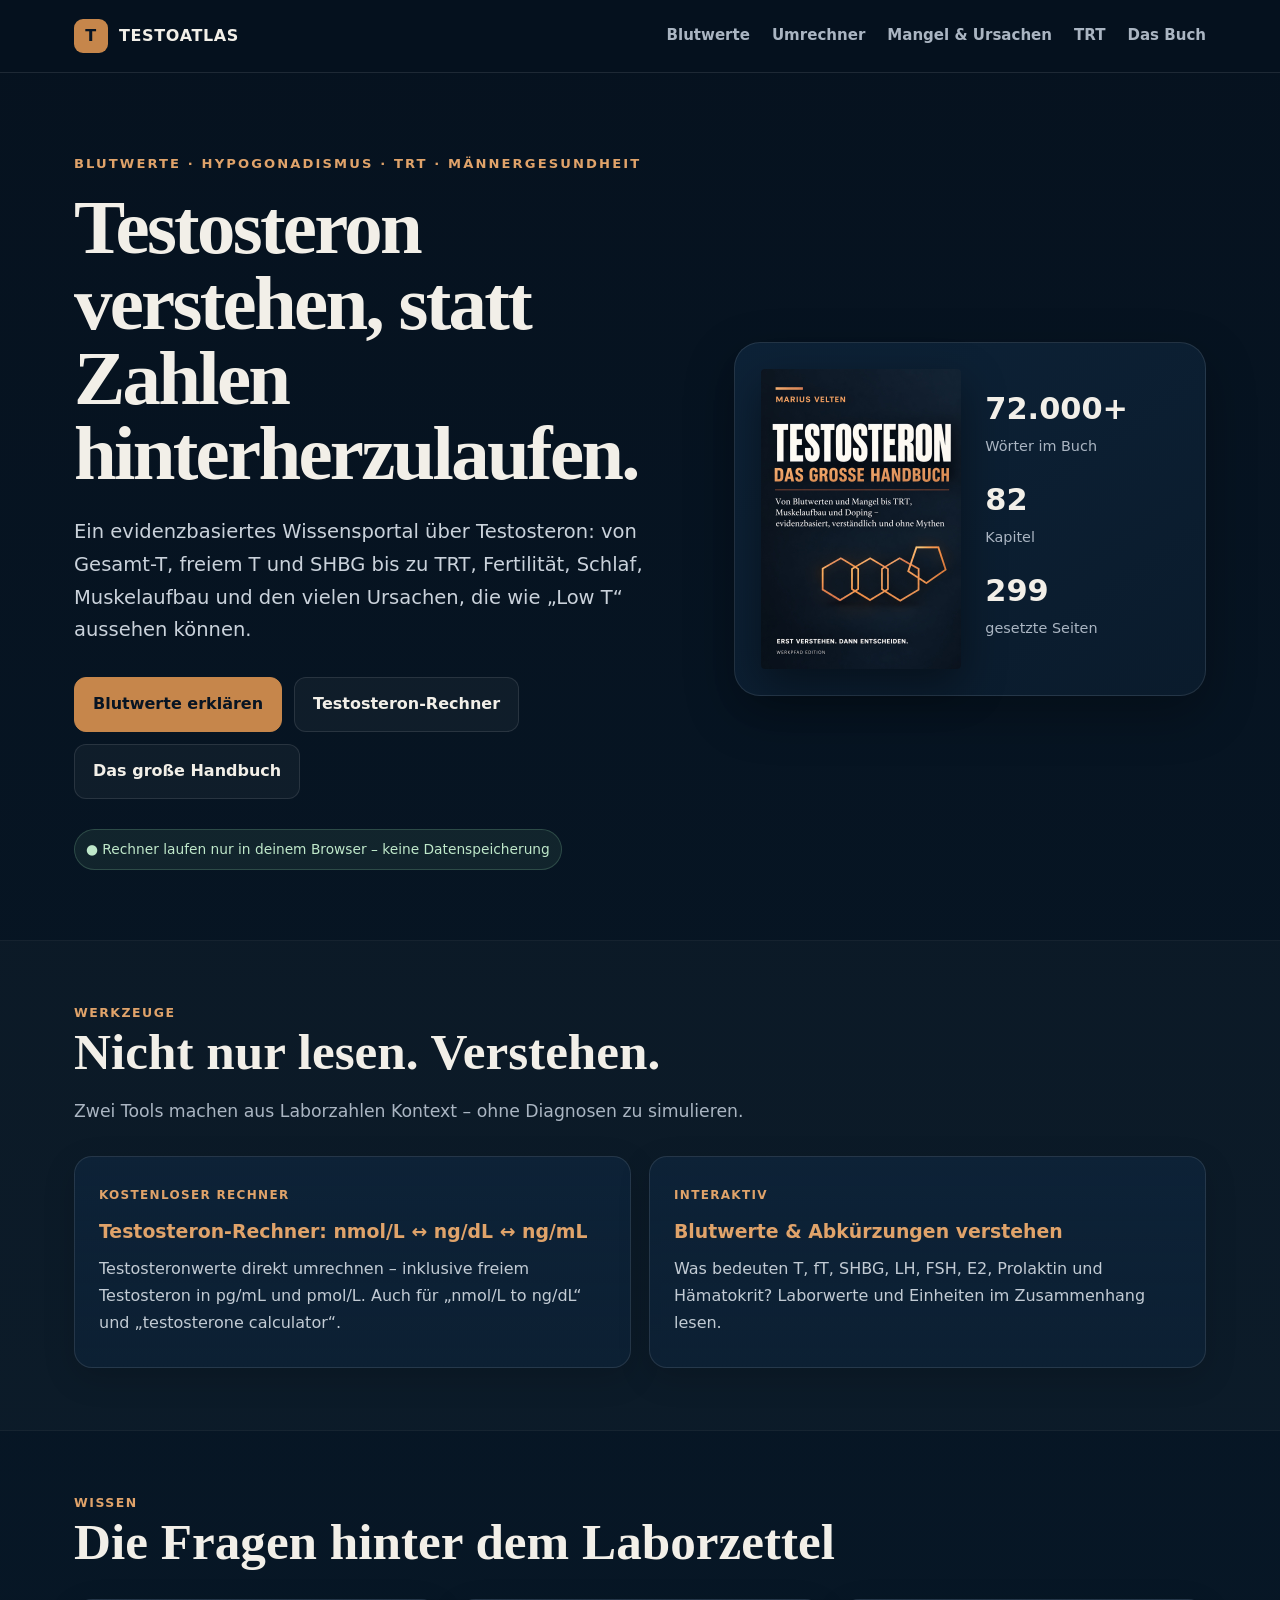
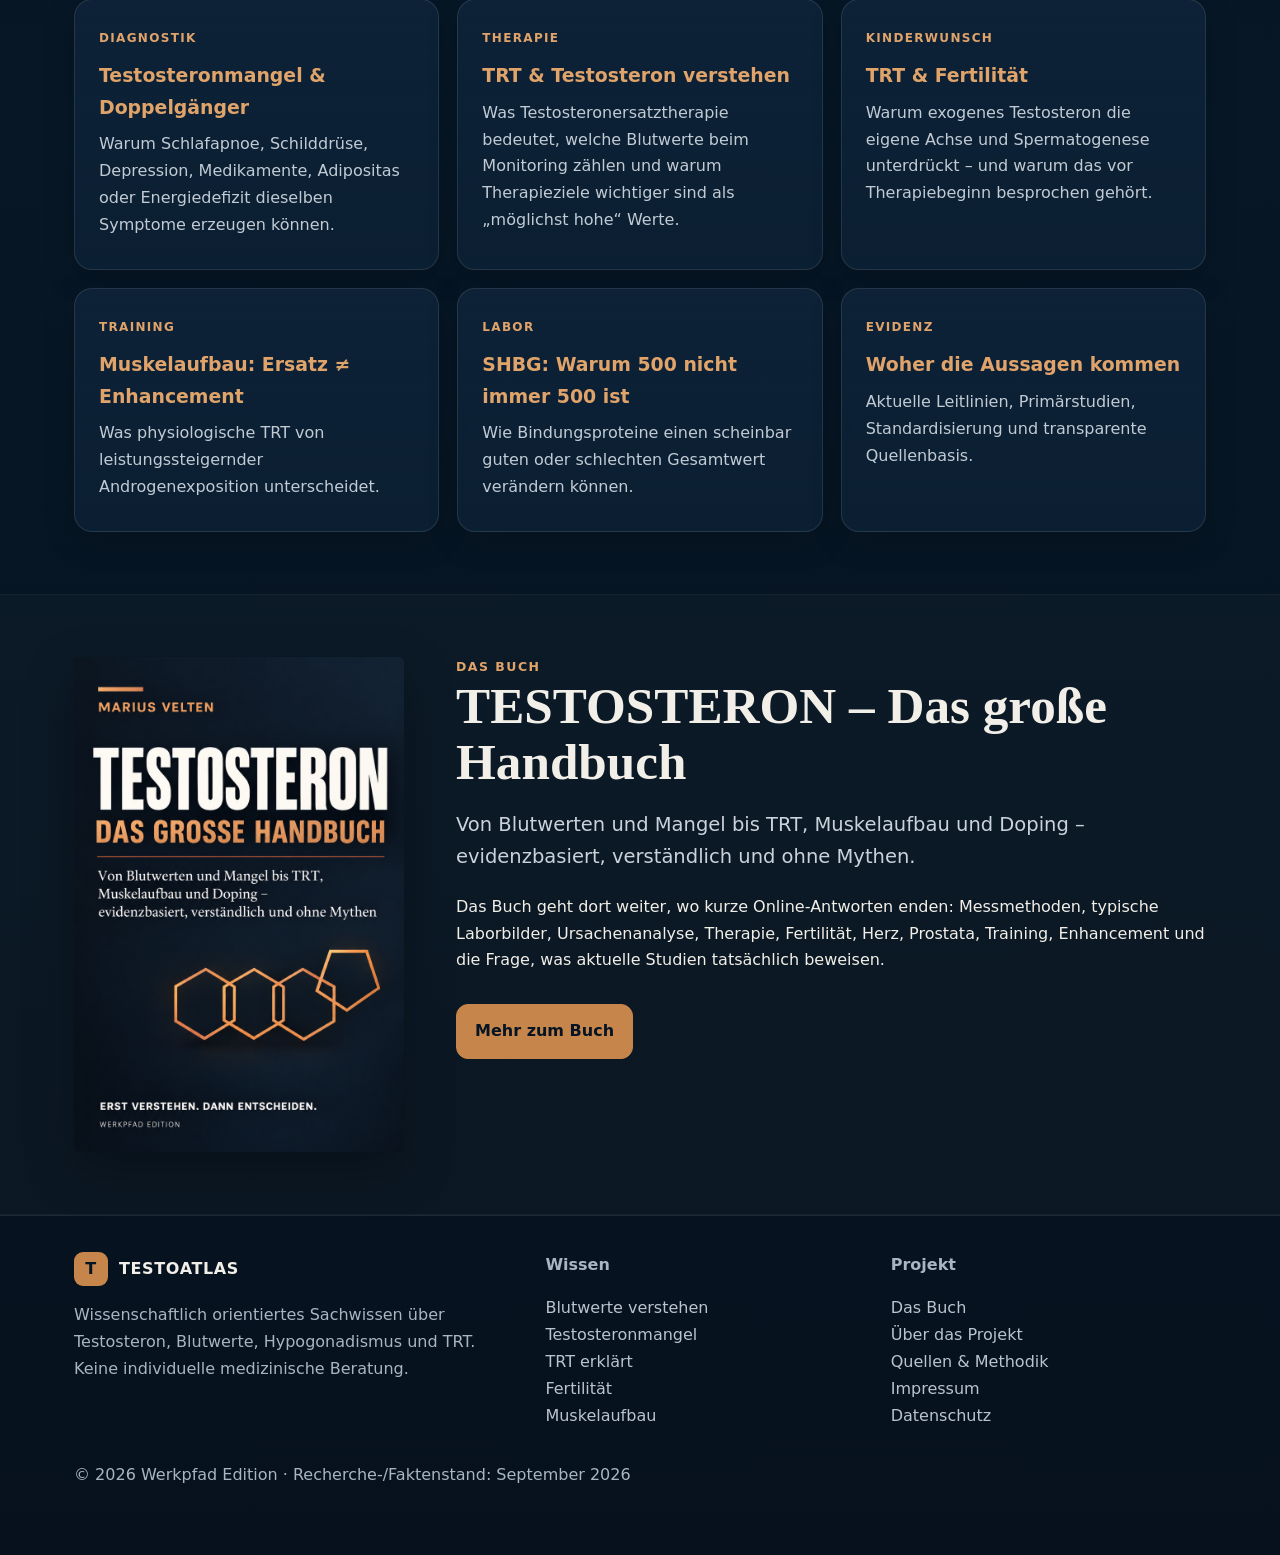
<file: index.html>
<!doctype html><html lang="de"><head><meta charset="utf-8"><meta name="viewport" content="width=device-width,initial-scale=1"><meta name="theme-color" content="#071423"><link rel="icon" href="assets/favicon.svg"><link rel="stylesheet" href="assets/style.css"><meta property="og:image" content="https://testoatlas.de/assets/og-testosteron.jpg"><meta property="og:type" content="website"><meta name="twitter:card" content="summary_large_image"><meta name="robots" content="index,follow,max-image-preview:large"><meta property="og:site_name" content="TestoAtlas"><title>TestoAtlas | Testosteron-Rechner, Blutwerte &amp; TRT</title><link rel="canonical" href="https://testoatlas.de/"><meta property="og:url" content="https://testoatlas.de/"><meta name="description" content="TestoAtlas: Testosteron-Rechner für nmol/L und ng/dL, Blutwerte verstehen, Testosteronmangel einordnen und TRT evidenzbasiert erklären."><meta property="og:title" content="TestoAtlas | Testosteron-Rechner, Blutwerte &amp; TRT"><meta property="og:description" content="Evidenzbasiertes Wissen über Testosteron: Blutwerte verstehen, Einheiten umrechnen, Hypogonadismus einordnen und TRT sachlich bewerten."><script type="application/ld+json">{"@context":"https://schema.org","@type":"WebSite","name":"TestoAtlas","alternateName":"TestoAtlas – Testosteron verstehen","url":"https://testoatlas.de/","inLanguage":"de","description":"Evidenzbasiertes Wissensportal zu Testosteron, Blutwerten, Hypogonadismus und TRT.","publisher":{"@type":"Organization","name":"Werkpfad Edition","url":"https://testoatlas.de/","logo":{"@type":"ImageObject","url":"https://testoatlas.de/assets/favicon.svg"}}}</script></head><body class=""><header class="site-header"><div class="wrap nav"><a class="brand" href="index.html"><span class="brand-mark">T</span><span>TESTOATLAS</span></a><button class="menu-btn" aria-label="Menü öffnen">Menü</button><nav class="nav-links"><a href="blutwerte.html">Blutwerte</a><a href="umrechner.html">Umrechner</a><a href="testosteronmangel.html">Mangel & Ursachen</a><a href="trt.html">TRT</a><a href="buch.html">Das Buch</a></nav></div></header>
<main>
<section class="hero"><div class="wrap hero-grid"><div><div class="eyebrow">Blutwerte · Hypogonadismus · TRT · Männergesundheit</div><h1>Testosteron verstehen, statt Zahlen hinterherzulaufen.</h1><p class="lead">Ein evidenzbasiertes Wissensportal über Testosteron: von Gesamt-T, freiem T und SHBG bis zu TRT, Fertilität, Schlaf, Muskelaufbau und den vielen Ursachen, die wie „Low T“ aussehen können.</p><div class="hero-actions"><a class="btn btn-primary" href="blutwerte.html">Blutwerte erklären</a><a class="btn btn-secondary" href="umrechner.html">Testosteron-Rechner</a><a class="btn btn-secondary" href="buch.html">Das große Handbuch</a></div><p class="mt"><span class="privacy-pill">● Rechner laufen nur in deinem Browser – keine Datenspeicherung</span></p></div><div class="hero-card"><div class="hero-cover"><img src="assets/testosteron-cover.jpg" alt="Cover TESTOSTERON – Das große Handbuch von Marius Velten"><div><div class="stat">72.000+</div><div class="stat-label">Wörter im Buch</div><div class="stat">82</div><div class="stat-label">Kapitel</div><div class="stat">299</div><div class="stat-label">gesetzte Seiten</div></div></div></div></div></section>
<section class="section alt"><div class="wrap"><div class="kicker">Werkzeuge</div><h2>Nicht nur lesen. Verstehen.</h2><p class="section-intro">Zwei Tools machen aus Laborzahlen Kontext – ohne Diagnosen zu simulieren.</p><div class="grid grid-2 mt"><a class="card" href="umrechner.html"><span class="tag">Kostenloser Rechner</span><h3>Testosteron-Rechner: nmol/L ↔ ng/dL ↔ ng/mL</h3><p>Testosteronwerte direkt umrechnen – inklusive freiem Testosteron in pg/mL und pmol/L. Auch für „nmol/L to ng/dL“ und „testosterone calculator“.</p></a><a class="card" href="blutwerte.html"><span class="tag">Interaktiv</span><h3>Blutwerte &amp; Abkürzungen verstehen</h3><p>Was bedeuten T, fT, SHBG, LH, FSH, E2, Prolaktin und Hämatokrit? Laborwerte und Einheiten im Zusammenhang lesen.</p></a></div></div></section>
<section class="section"><div class="wrap"><div class="kicker">Wissen</div><h2>Die Fragen hinter dem Laborzettel</h2><div class="grid grid-3 mt"><a class="card" href="testosteronmangel.html"><span class="tag">Diagnostik</span><h3>Testosteronmangel & Doppelgänger</h3><p>Warum Schlafapnoe, Schilddrüse, Depression, Medikamente, Adipositas oder Energiedefizit dieselben Symptome erzeugen können.</p></a><a class="card" href="trt.html"><span class="tag">Therapie</span><h3>TRT &amp; Testosteron verstehen</h3><p>Was Testosteronersatztherapie bedeutet, welche Blutwerte beim Monitoring zählen und warum Therapieziele wichtiger sind als „möglichst hohe“ Werte.</p></a><a class="card" href="fruchtbarkeit.html"><span class="tag">Kinderwunsch</span><h3>TRT & Fertilität</h3><p>Warum exogenes Testosteron die eigene Achse und Spermatogenese unterdrückt – und warum das vor Therapiebeginn besprochen gehört.</p></a><a class="card" href="muskelaufbau.html"><span class="tag">Training</span><h3>Muskelaufbau: Ersatz ≠ Enhancement</h3><p>Was physiologische TRT von leistungssteigernder Androgenexposition unterscheidet.</p></a><a class="card" href="blutwerte.html#shbg"><span class="tag">Labor</span><h3>SHBG: Warum 500 nicht immer 500 ist</h3><p>Wie Bindungsproteine einen scheinbar guten oder schlechten Gesamtwert verändern können.</p></a><a class="card" href="quellen.html"><span class="tag">Evidenz</span><h3>Woher die Aussagen kommen</h3><p>Aktuelle Leitlinien, Primärstudien, Standardisierung und transparente Quellenbasis.</p></a></div></div></section>
<section class="section alt"><div class="wrap book-grid"><img src="assets/testosteron-cover.jpg" alt="TESTOSTERON – Das große Handbuch"><div><div class="kicker">Das Buch</div><h2>TESTOSTERON – Das große Handbuch</h2><p class="lead">Von Blutwerten und Mangel bis TRT, Muskelaufbau und Doping – evidenzbasiert, verständlich und ohne Mythen.</p><p>Das Buch geht dort weiter, wo kurze Online-Antworten enden: Messmethoden, typische Laborbilder, Ursachenanalyse, Therapie, Fertilität, Herz, Prostata, Training, Enhancement und die Frage, was aktuelle Studien tatsächlich beweisen.</p><div class="hero-actions"><a class="btn btn-primary" href="buch.html">Mehr zum Buch</a></div></div></div></section>
</main><footer class="footer"><div class="wrap footer-grid"><div><div class="brand"><span class="brand-mark">T</span><span>TESTOATLAS</span></div><p>Wissenschaftlich orientiertes Sachwissen über Testosteron, Blutwerte, Hypogonadismus und TRT. Keine individuelle medizinische Beratung.</p></div><div><strong>Wissen</strong><p><a href="blutwerte.html">Blutwerte verstehen</a><br><a href="testosteronmangel.html">Testosteronmangel</a><br><a href="trt.html">TRT erklärt</a><br><a href="fruchtbarkeit.html">Fertilität</a><br><a href="muskelaufbau.html">Muskelaufbau</a></p></div><div><strong>Projekt</strong><p><a href="buch.html">Das Buch</a><br><a href="ueber.html">Über das Projekt</a><br><a href="quellen.html">Quellen & Methodik</a><br><a href="impressum.html">Impressum</a><br><a href="datenschutz.html">Datenschutz</a></p></div></div><div class="wrap"><p class="dim">© <span data-year></span> Werkpfad Edition · Recherche-/Faktenstand: September 2026</p></div></footer><script src="assets/main.js"></script></body></html>
</file>
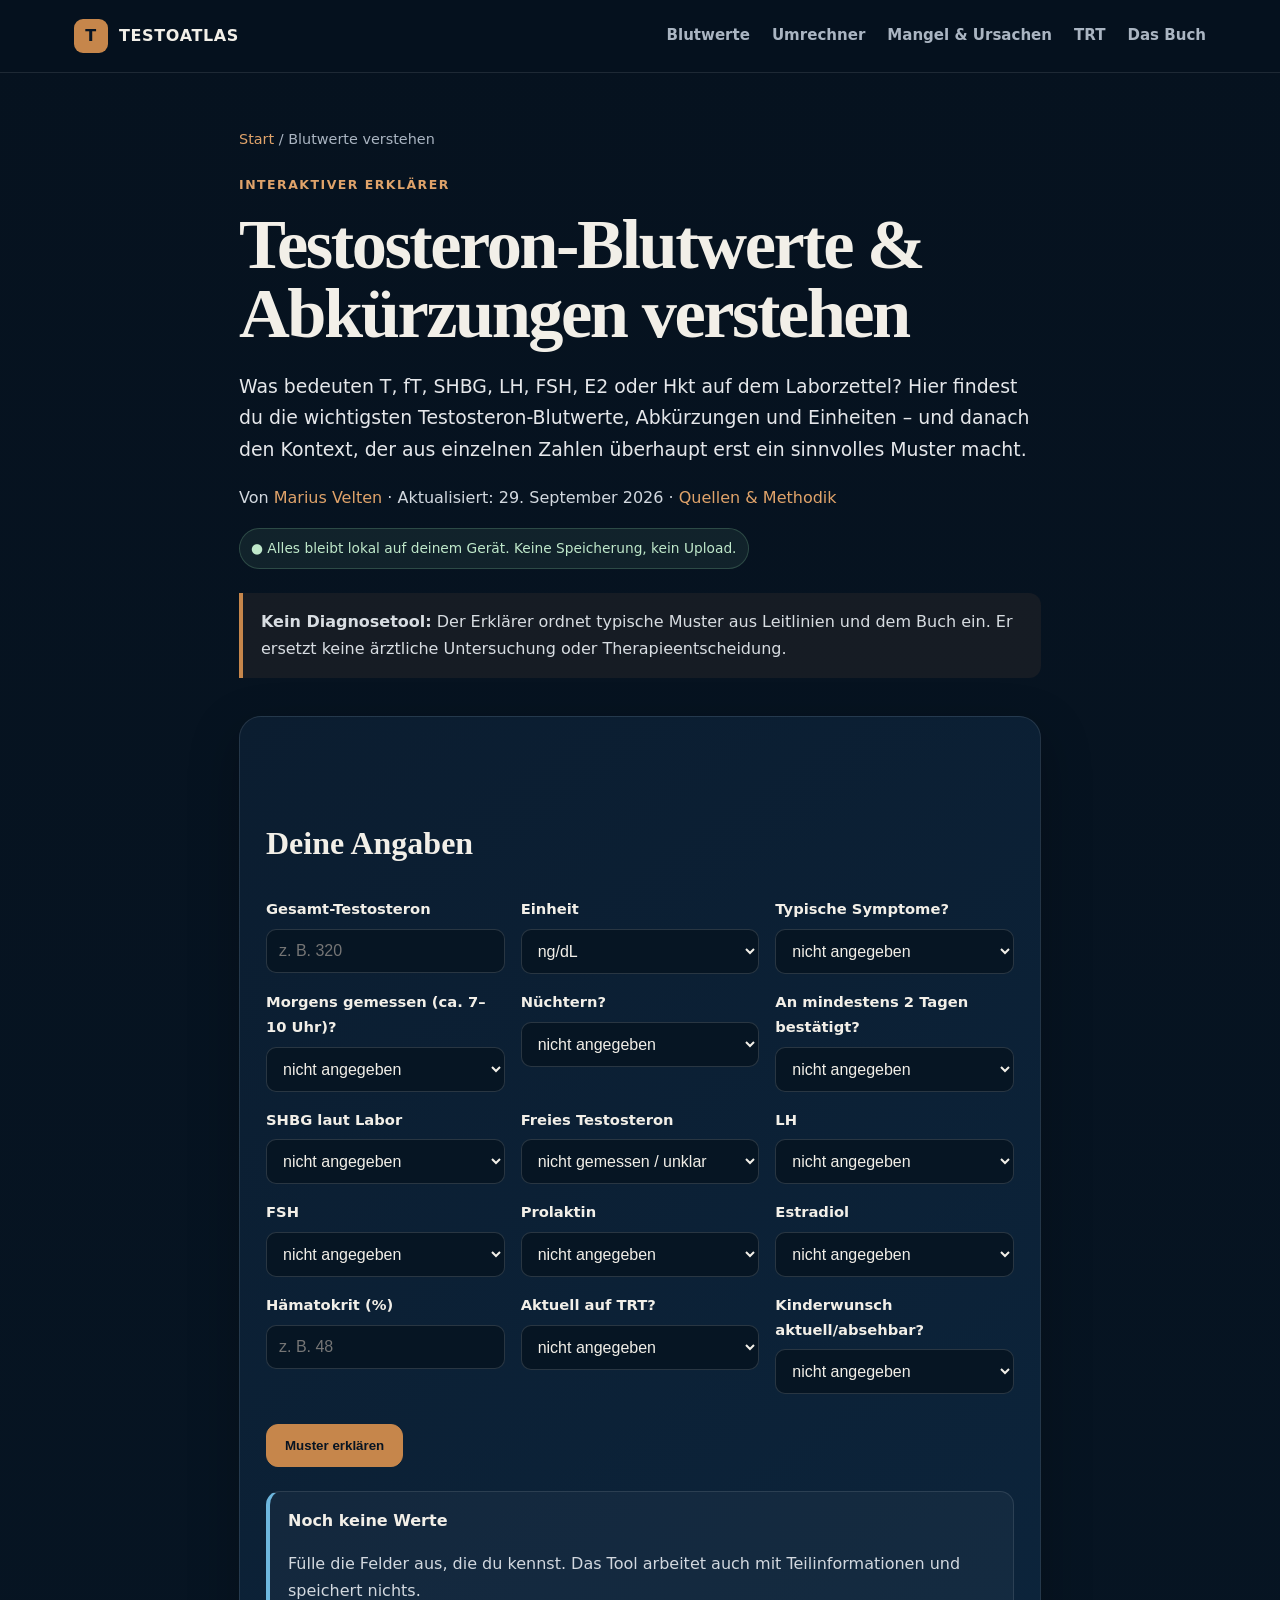
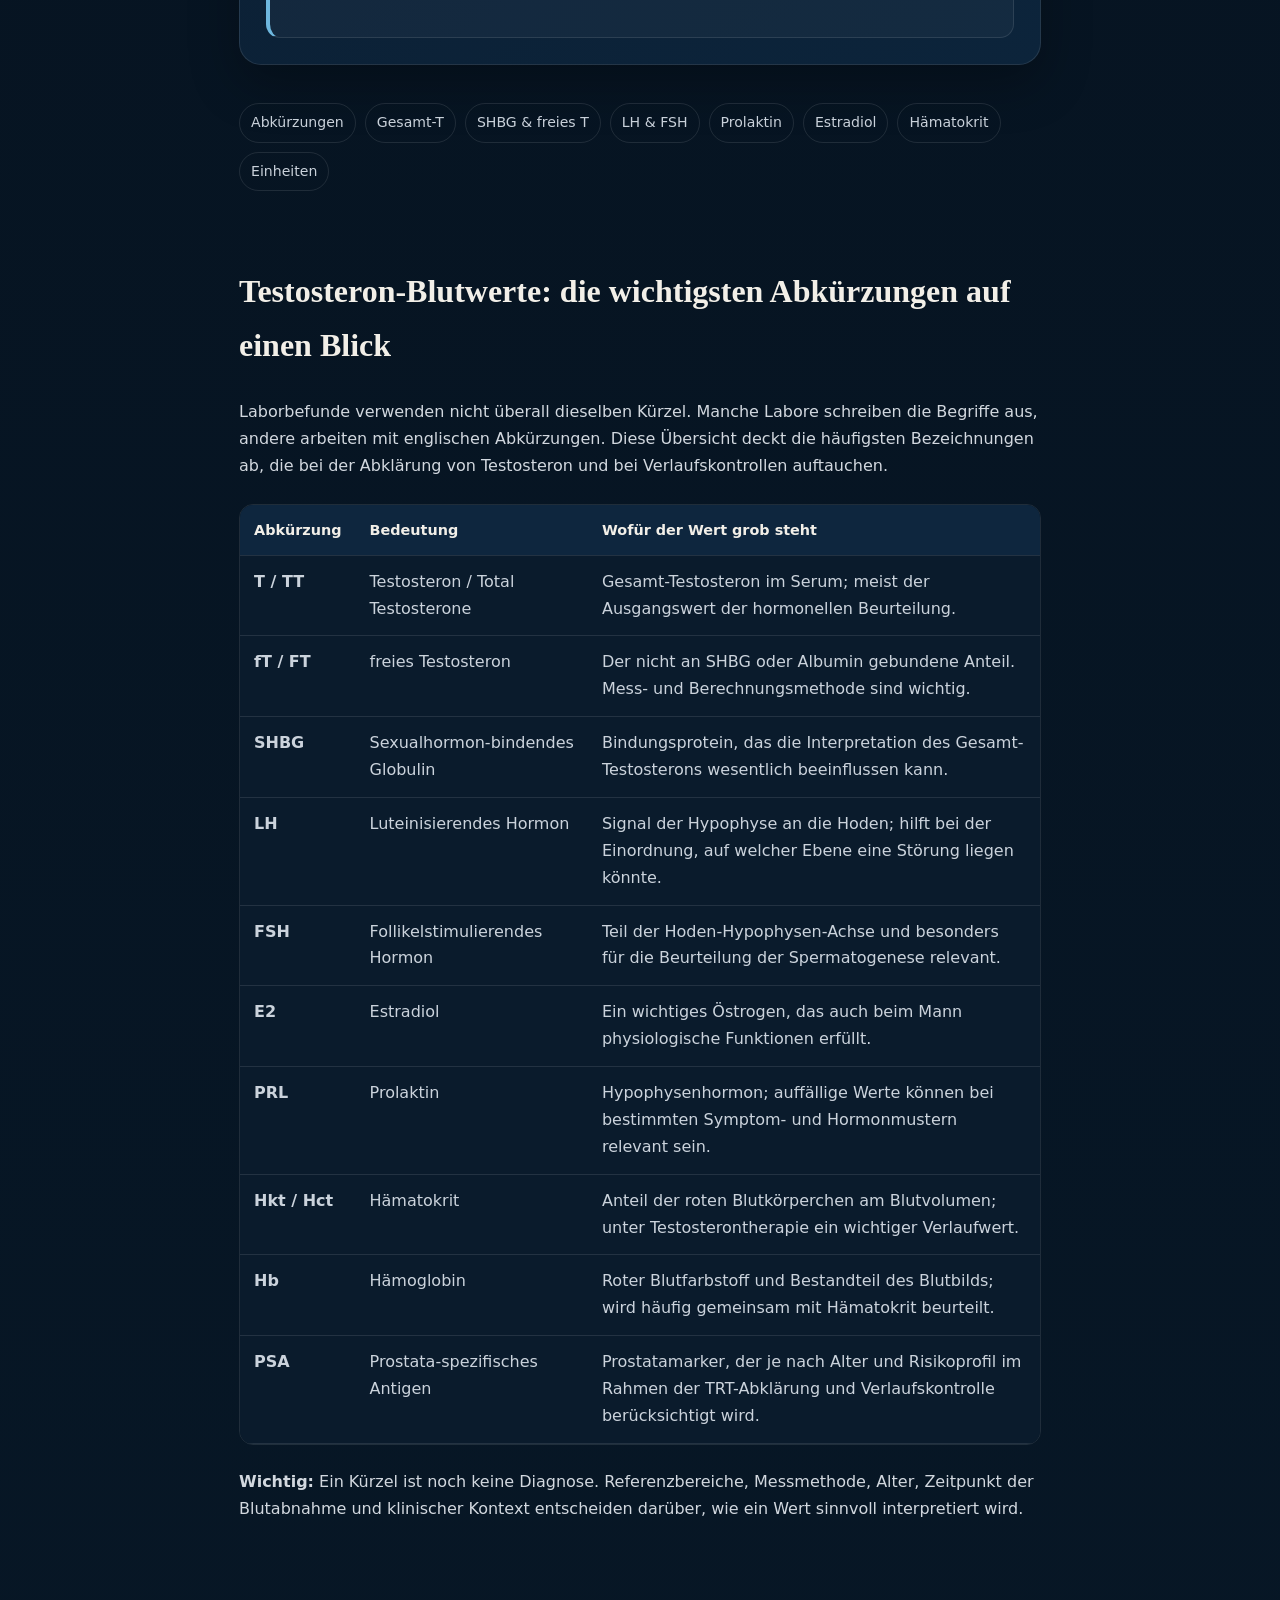
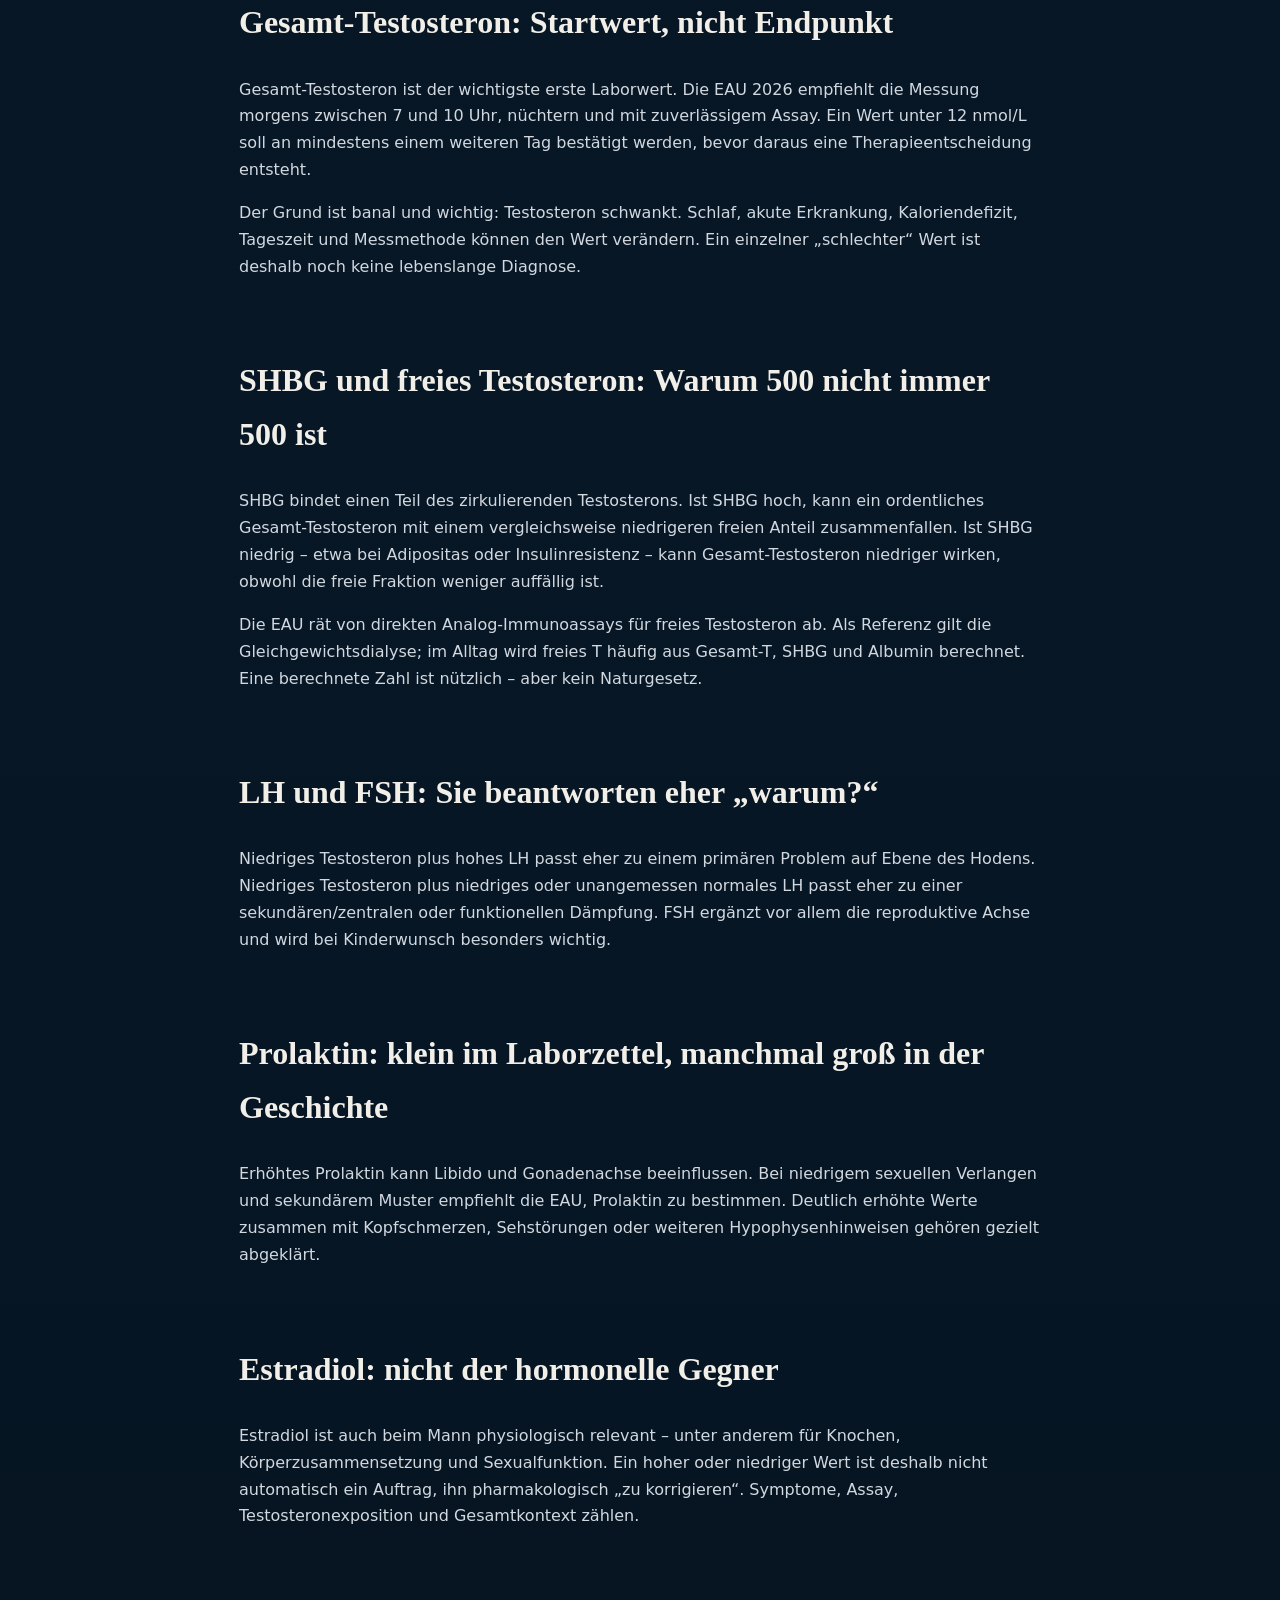
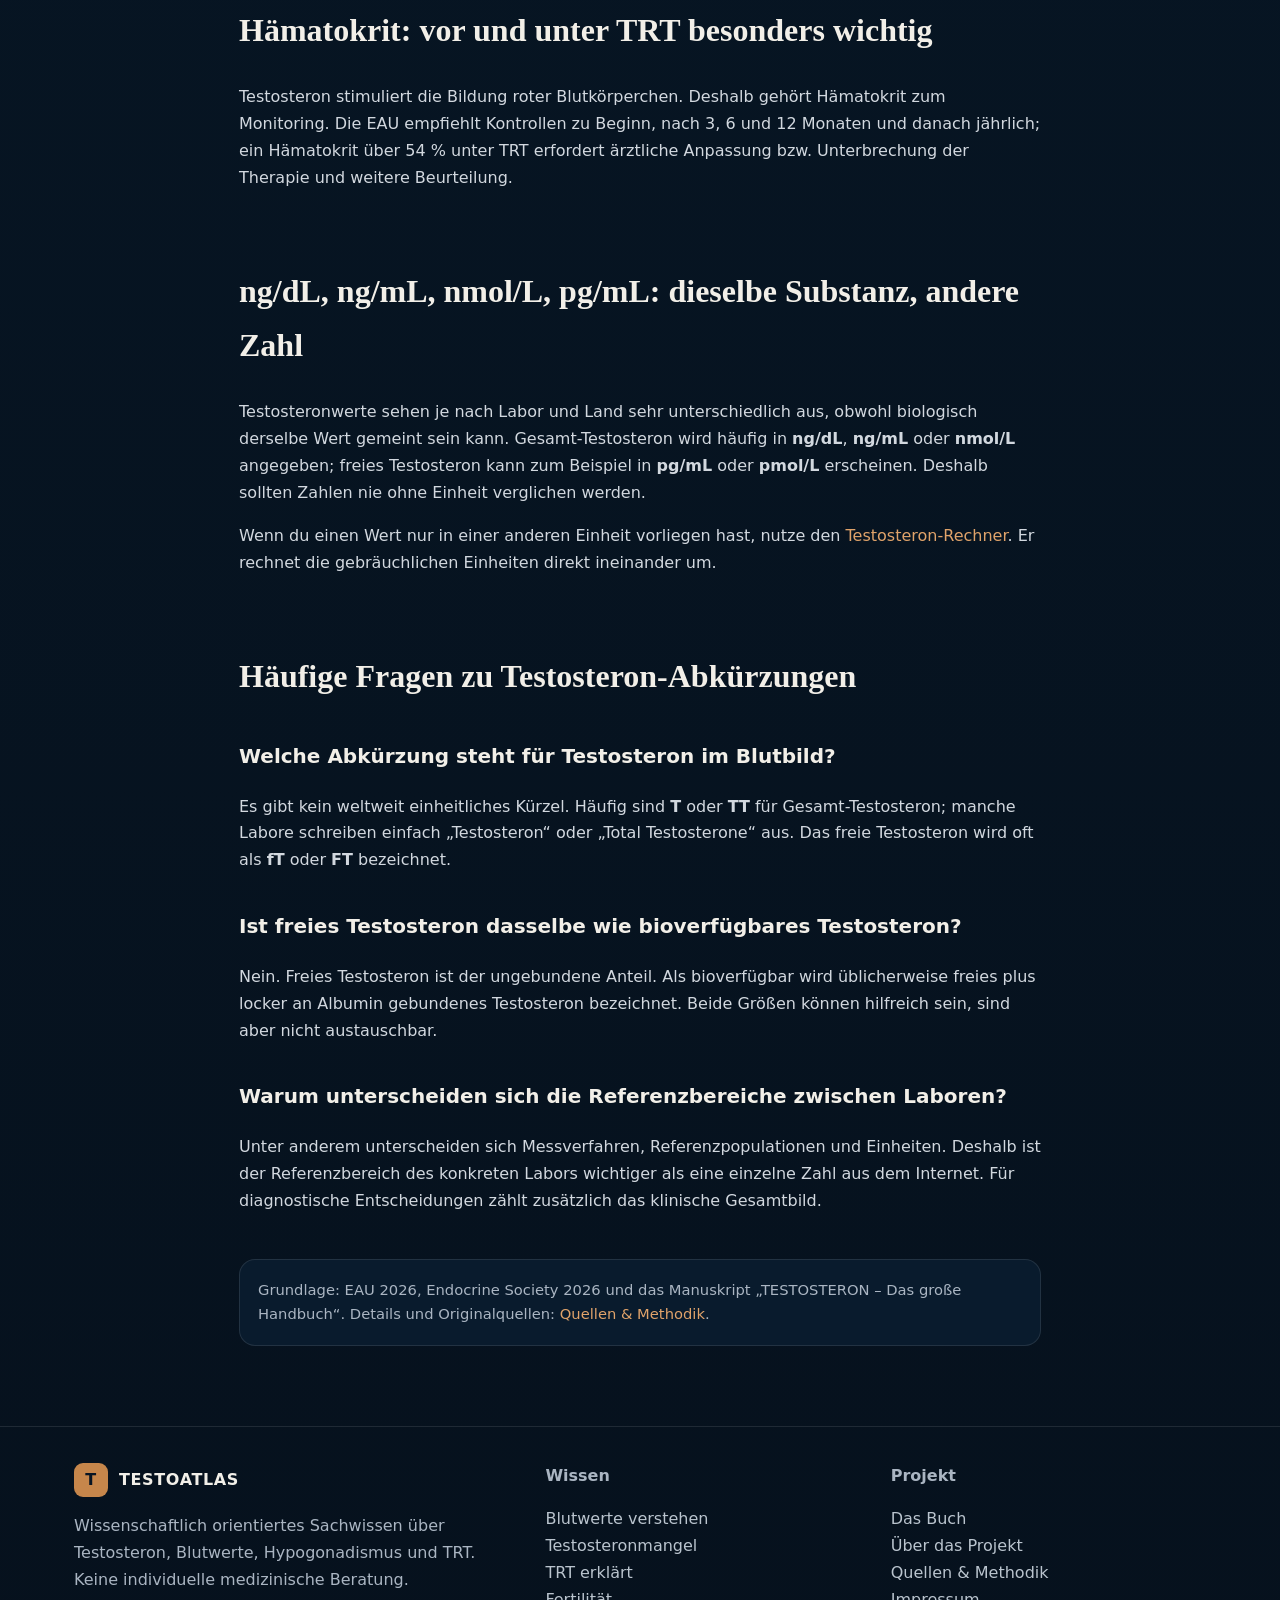
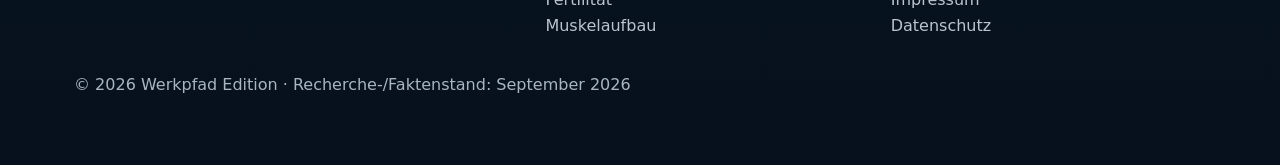
<file: blutwerte.html>
<!doctype html><html lang="de"><head><meta charset="utf-8"><meta name="viewport" content="width=device-width,initial-scale=1"><meta name="theme-color" content="#071423"><link rel="icon" href="assets/favicon.svg"><link rel="stylesheet" href="assets/style.css"><meta property="og:image" content="https://testoatlas.de/assets/og-testosteron.jpg"><meta property="og:type" content="article"><meta name="twitter:card" content="summary_large_image"><meta name="robots" content="index,follow,max-image-preview:large"><meta name="author" content="Marius Velten"><meta property="og:site_name" content="TestoAtlas"><title>Testosteron-Blutwerte &amp; Abkürzungen: T, fT, SHBG, LH, FSH, E2</title><link rel="canonical" href="https://testoatlas.de/blutwerte.html"><meta property="og:url" content="https://testoatlas.de/blutwerte.html"><meta name="description" content="Testosteron-Blutwerte und Abkürzungen verständlich erklärt: Gesamt-T, freies T (fT), SHBG, LH, FSH, E2/Estradiol, Prolaktin, Hämatokrit und wichtige Einheiten."><meta property="og:title" content="Testosteron-Blutwerte &amp; Abkürzungen: T, fT, SHBG, LH, FSH, E2"><meta property="og:description" content="Was bedeuten T, fT, SHBG, LH, FSH, E2, PRL und Hkt auf dem Laborzettel? Testosteron-Blutwerte, Abkürzungen und Einheiten verständlich erklärt."><script type="application/ld+json">{"@context":"https://schema.org","@type":"Article","headline":"Testosteron-Blutwerte und Abkürzungen verstehen","description":"Testosteron-Blutwerte und häufige Labor-Abkürzungen wie T, fT, SHBG, LH, FSH, E2, PRL und Hkt verständlich erklärt.","inLanguage":"de","image":"https://testoatlas.de/assets/og-testosteron.jpg","datePublished":"2026-09-26T18:30:00+02:00","dateModified":"2026-09-29T22:10:00+02:00","mainEntityOfPage":{"@type":"WebPage","@id":"https://testoatlas.de/blutwerte.html"},"author":{"@type":"Person","name":"Marius Velten","url":"https://testoatlas.de/ueber.html"},"publisher":{"@type":"Organization","name":"Werkpfad Edition","url":"https://testoatlas.de/","logo":{"@type":"ImageObject","url":"https://testoatlas.de/assets/favicon.svg"}}}</script></head><body class=""><header class="site-header"><div class="wrap nav"><a class="brand" href="index.html"><span class="brand-mark">T</span><span>TESTOATLAS</span></a><button class="menu-btn" aria-label="Menü öffnen">Menü</button><nav class="nav-links"><a href="blutwerte.html">Blutwerte</a><a href="umrechner.html">Umrechner</a><a href="testosteronmangel.html">Mangel & Ursachen</a><a href="trt.html">TRT</a><a href="buch.html">Das Buch</a></nav></div></header><main class="article"><div class="breadcrumb"><a href="index.html">Start</a> / Blutwerte verstehen</div><div class="kicker">Interaktiver Erklärer</div><h1>Testosteron-Blutwerte &amp; Abkürzungen verstehen</h1><p class="intro">Was bedeuten T, fT, SHBG, LH, FSH, E2 oder Hkt auf dem Laborzettel? Hier findest du die wichtigsten Testosteron-Blutwerte, Abkürzungen und Einheiten – und danach den Kontext, der aus einzelnen Zahlen überhaupt erst ein sinnvolles Muster macht.</p><p class="dim">Von <a href="ueber.html">Marius Velten</a> · Aktualisiert: 29. September 2026 · <a href="quellen.html">Quellen &amp; Methodik</a></p><p><span class="privacy-pill">● Alles bleibt lokal auf deinem Gerät. Keine Speicherung, kein Upload.</span></p><div class="notice"><strong>Kein Diagnosetool:</strong> Der Erklärer ordnet typische Muster aus Leitlinien und dem Buch ein. Er ersetzt keine ärztliche Untersuchung oder Therapieentscheidung.</div>
<div class="tool-shell"><h2>Deine Angaben</h2><div class="form-grid">
<div class="field"><label>Gesamt-Testosteron</label><input class="lab-input" id="labTT" type="number" step="any" placeholder="z. B. 320"></div><div class="field"><label>Einheit</label><select class="lab-input" id="labTTUnit"><option value="ngdl">ng/dL</option><option value="nmol">nmol/L</option><option value="ngml">ng/mL</option></select></div><div class="field"><label>Typische Symptome?</label><select class="lab-input" id="symptoms"><option value="unknown">nicht angegeben</option><option value="yes">ja</option><option value="no">nein</option></select></div>
<div class="field"><label>Morgens gemessen (ca. 7–10 Uhr)?</label><select class="lab-input" id="morning"><option value="unknown">nicht angegeben</option><option value="yes">ja</option><option value="no">nein</option></select></div><div class="field"><label>Nüchtern?</label><select class="lab-input" id="fasting"><option value="unknown">nicht angegeben</option><option value="yes">ja</option><option value="no">nein</option></select></div><div class="field"><label>An mindestens 2 Tagen bestätigt?</label><select class="lab-input" id="repeated"><option value="unknown">nicht angegeben</option><option value="yes">ja</option><option value="no">nein</option></select></div>
<div class="field"><label>SHBG laut Labor</label><select class="lab-input" id="shbgStatus"><option value="unknown">nicht angegeben</option><option value="low">niedrig</option><option value="normal">im Referenzbereich</option><option value="high">hoch</option></select></div><div class="field"><label>Freies Testosteron</label><select class="lab-input" id="ftStatus"><option value="unknown">nicht gemessen / unklar</option><option value="low">niedrig</option><option value="normal">im Referenzbereich</option><option value="high">hoch</option></select></div><div class="field"><label>LH</label><select class="lab-input" id="lhStatus"><option value="unknown">nicht angegeben</option><option value="low">niedrig</option><option value="normal">im Referenzbereich</option><option value="high">hoch</option></select></div>
<div class="field"><label>FSH</label><select class="lab-input" id="fshStatus"><option value="unknown">nicht angegeben</option><option value="low">niedrig</option><option value="normal">im Referenzbereich</option><option value="high">hoch</option></select></div><div class="field"><label>Prolaktin</label><select class="lab-input" id="prlStatus"><option value="unknown">nicht angegeben</option><option value="normal">im Referenzbereich</option><option value="high">hoch</option></select></div><div class="field"><label>Estradiol</label><select class="lab-input" id="e2Status"><option value="unknown">nicht angegeben</option><option value="low">niedrig</option><option value="normal">im Referenzbereich</option><option value="high">hoch</option></select></div>
<div class="field"><label>Hämatokrit (%)</label><input class="lab-input" id="hct" type="number" step="0.1" placeholder="z. B. 48"></div><div class="field"><label>Aktuell auf TRT?</label><select class="lab-input" id="onTRT"><option value="unknown">nicht angegeben</option><option value="yes">ja</option><option value="no">nein</option></select></div><div class="field"><label>Kinderwunsch aktuell/absehbar?</label><select class="lab-input" id="fertility"><option value="unknown">nicht angegeben</option><option value="yes">ja</option><option value="no">nein</option></select></div>
</div><button id="analyzeBtn" class="btn btn-primary mt">Muster erklären</button><div id="labResults" class="results"></div></div>
<div class="toc"><a href="#abkuerzungen">Abkürzungen</a><a href="#gesamt">Gesamt-T</a><a href="#shbg">SHBG &amp; freies T</a><a href="#lh">LH &amp; FSH</a><a href="#prolaktin">Prolaktin</a><a href="#estradiol">Estradiol</a><a href="#haematokrit">Hämatokrit</a><a href="#einheiten">Einheiten</a></div>
<h2 id="abkuerzungen">Testosteron-Blutwerte: die wichtigsten Abkürzungen auf einen Blick</h2>
<p>Laborbefunde verwenden nicht überall dieselben Kürzel. Manche Labore schreiben die Begriffe aus, andere arbeiten mit englischen Abkürzungen. Diese Übersicht deckt die häufigsten Bezeichnungen ab, die bei der Abklärung von Testosteron und bei Verlaufskontrollen auftauchen.</p>
<div class="table-wrap"><table><thead><tr><th>Abkürzung</th><th>Bedeutung</th><th>Wofür der Wert grob steht</th></tr></thead><tbody>
<tr><td><strong>T / TT</strong></td><td>Testosteron / Total Testosterone</td><td>Gesamt-Testosteron im Serum; meist der Ausgangswert der hormonellen Beurteilung.</td></tr>
<tr><td><strong>fT / FT</strong></td><td>freies Testosteron</td><td>Der nicht an SHBG oder Albumin gebundene Anteil. Mess- und Berechnungsmethode sind wichtig.</td></tr>
<tr><td><strong>SHBG</strong></td><td>Sexualhormon-bindendes Globulin</td><td>Bindungsprotein, das die Interpretation des Gesamt-Testosterons wesentlich beeinflussen kann.</td></tr>
<tr><td><strong>LH</strong></td><td>Luteinisierendes Hormon</td><td>Signal der Hypophyse an die Hoden; hilft bei der Einordnung, auf welcher Ebene eine Störung liegen könnte.</td></tr>
<tr><td><strong>FSH</strong></td><td>Follikelstimulierendes Hormon</td><td>Teil der Hoden-Hypophysen-Achse und besonders für die Beurteilung der Spermatogenese relevant.</td></tr>
<tr><td><strong>E2</strong></td><td>Estradiol</td><td>Ein wichtiges Östrogen, das auch beim Mann physiologische Funktionen erfüllt.</td></tr>
<tr><td><strong>PRL</strong></td><td>Prolaktin</td><td>Hypophysenhormon; auffällige Werte können bei bestimmten Symptom- und Hormonmustern relevant sein.</td></tr>
<tr><td><strong>Hkt / Hct</strong></td><td>Hämatokrit</td><td>Anteil der roten Blutkörperchen am Blutvolumen; unter Testosterontherapie ein wichtiger Verlaufwert.</td></tr>
<tr><td><strong>Hb</strong></td><td>Hämoglobin</td><td>Roter Blutfarbstoff und Bestandteil des Blutbilds; wird häufig gemeinsam mit Hämatokrit beurteilt.</td></tr>
<tr><td><strong>PSA</strong></td><td>Prostata-spezifisches Antigen</td><td>Prostatamarker, der je nach Alter und Risikoprofil im Rahmen der TRT-Abklärung und Verlaufskontrolle berücksichtigt wird.</td></tr>
</tbody></table></div>
<p><strong>Wichtig:</strong> Ein Kürzel ist noch keine Diagnose. Referenzbereiche, Messmethode, Alter, Zeitpunkt der Blutabnahme und klinischer Kontext entscheiden darüber, wie ein Wert sinnvoll interpretiert wird.</p>
<h2 id="gesamt">Gesamt-Testosteron: Startwert, nicht Endpunkt</h2><p>Gesamt-Testosteron ist der wichtigste erste Laborwert. Die EAU 2026 empfiehlt die Messung morgens zwischen 7 und 10 Uhr, nüchtern und mit zuverlässigem Assay. Ein Wert unter 12 nmol/L soll an mindestens einem weiteren Tag bestätigt werden, bevor daraus eine Therapieentscheidung entsteht.</p><p>Der Grund ist banal und wichtig: Testosteron schwankt. Schlaf, akute Erkrankung, Kaloriendefizit, Tageszeit und Messmethode können den Wert verändern. Ein einzelner „schlechter“ Wert ist deshalb noch keine lebenslange Diagnose.</p>
<h2 id="shbg">SHBG und freies Testosteron: Warum 500 nicht immer 500 ist</h2><p>SHBG bindet einen Teil des zirkulierenden Testosterons. Ist SHBG hoch, kann ein ordentliches Gesamt-Testosteron mit einem vergleichsweise niedrigeren freien Anteil zusammenfallen. Ist SHBG niedrig – etwa bei Adipositas oder Insulinresistenz – kann Gesamt-Testosteron niedriger wirken, obwohl die freie Fraktion weniger auffällig ist.</p><p>Die EAU rät von direkten Analog-Immunoassays für freies Testosteron ab. Als Referenz gilt die Gleichgewichtsdialyse; im Alltag wird freies T häufig aus Gesamt-T, SHBG und Albumin berechnet. Eine berechnete Zahl ist nützlich – aber kein Naturgesetz.</p>
<h2 id="lh">LH und FSH: Sie beantworten eher „warum?“</h2><p>Niedriges Testosteron plus hohes LH passt eher zu einem primären Problem auf Ebene des Hodens. Niedriges Testosteron plus niedriges oder unangemessen normales LH passt eher zu einer sekundären/zentralen oder funktionellen Dämpfung. FSH ergänzt vor allem die reproduktive Achse und wird bei Kinderwunsch besonders wichtig.</p>
<h2 id="prolaktin">Prolaktin: klein im Laborzettel, manchmal groß in der Geschichte</h2><p>Erhöhtes Prolaktin kann Libido und Gonadenachse beeinflussen. Bei niedrigem sexuellen Verlangen und sekundärem Muster empfiehlt die EAU, Prolaktin zu bestimmen. Deutlich erhöhte Werte zusammen mit Kopfschmerzen, Sehstörungen oder weiteren Hypophysenhinweisen gehören gezielt abgeklärt.</p>
<h2 id="estradiol">Estradiol: nicht der hormonelle Gegner</h2><p>Estradiol ist auch beim Mann physiologisch relevant – unter anderem für Knochen, Körperzusammensetzung und Sexualfunktion. Ein hoher oder niedriger Wert ist deshalb nicht automatisch ein Auftrag, ihn pharmakologisch „zu korrigieren“. Symptome, Assay, Testosteronexposition und Gesamtkontext zählen.</p>
<h2 id="haematokrit">Hämatokrit: vor und unter TRT besonders wichtig</h2><p>Testosteron stimuliert die Bildung roter Blutkörperchen. Deshalb gehört Hämatokrit zum Monitoring. Die EAU empfiehlt Kontrollen zu Beginn, nach 3, 6 und 12 Monaten und danach jährlich; ein Hämatokrit über 54 % unter TRT erfordert ärztliche Anpassung bzw. Unterbrechung der Therapie und weitere Beurteilung.</p><h2 id="einheiten">ng/dL, ng/mL, nmol/L, pg/mL: dieselbe Substanz, andere Zahl</h2><p>Testosteronwerte sehen je nach Labor und Land sehr unterschiedlich aus, obwohl biologisch derselbe Wert gemeint sein kann. Gesamt-Testosteron wird häufig in <strong>ng/dL</strong>, <strong>ng/mL</strong> oder <strong>nmol/L</strong> angegeben; freies Testosteron kann zum Beispiel in <strong>pg/mL</strong> oder <strong>pmol/L</strong> erscheinen. Deshalb sollten Zahlen nie ohne Einheit verglichen werden.</p><p>Wenn du einen Wert nur in einer anderen Einheit vorliegen hast, nutze den <a href="umrechner.html">Testosteron-Rechner</a>. Er rechnet die gebräuchlichen Einheiten direkt ineinander um.</p><h2>Häufige Fragen zu Testosteron-Abkürzungen</h2><h3>Welche Abkürzung steht für Testosteron im Blutbild?</h3><p>Es gibt kein weltweit einheitliches Kürzel. Häufig sind <strong>T</strong> oder <strong>TT</strong> für Gesamt-Testosteron; manche Labore schreiben einfach „Testosteron“ oder „Total Testosterone“ aus. Das freie Testosteron wird oft als <strong>fT</strong> oder <strong>FT</strong> bezeichnet.</p><h3>Ist freies Testosteron dasselbe wie bioverfügbares Testosteron?</h3><p>Nein. Freies Testosteron ist der ungebundene Anteil. Als bioverfügbar wird üblicherweise freies plus locker an Albumin gebundenes Testosteron bezeichnet. Beide Größen können hilfreich sein, sind aber nicht austauschbar.</p><h3>Warum unterscheiden sich die Referenzbereiche zwischen Laboren?</h3><p>Unter anderem unterscheiden sich Messverfahren, Referenzpopulationen und Einheiten. Deshalb ist der Referenzbereich des konkreten Labors wichtiger als eine einzelne Zahl aus dem Internet. Für diagnostische Entscheidungen zählt zusätzlich das klinische Gesamtbild.</p><div class="source-box">Grundlage: EAU 2026, Endocrine Society 2026 und das Manuskript „TESTOSTERON – Das große Handbuch“. Details und Originalquellen: <a href="quellen.html">Quellen & Methodik</a>.</div></main><footer class="footer"><div class="wrap footer-grid"><div><div class="brand"><span class="brand-mark">T</span><span>TESTOATLAS</span></div><p>Wissenschaftlich orientiertes Sachwissen über Testosteron, Blutwerte, Hypogonadismus und TRT. Keine individuelle medizinische Beratung.</p></div><div><strong>Wissen</strong><p><a href="blutwerte.html">Blutwerte verstehen</a><br><a href="testosteronmangel.html">Testosteronmangel</a><br><a href="trt.html">TRT erklärt</a><br><a href="fruchtbarkeit.html">Fertilität</a><br><a href="muskelaufbau.html">Muskelaufbau</a></p></div><div><strong>Projekt</strong><p><a href="buch.html">Das Buch</a><br><a href="ueber.html">Über das Projekt</a><br><a href="quellen.html">Quellen & Methodik</a><br><a href="impressum.html">Impressum</a><br><a href="datenschutz.html">Datenschutz</a></p></div></div><div class="wrap"><p class="dim">© <span data-year></span> Werkpfad Edition · Recherche-/Faktenstand: September 2026</p></div></footer><script src="assets/main.js"></script><script src="assets/calculators.js"></script></body></html>
</file>
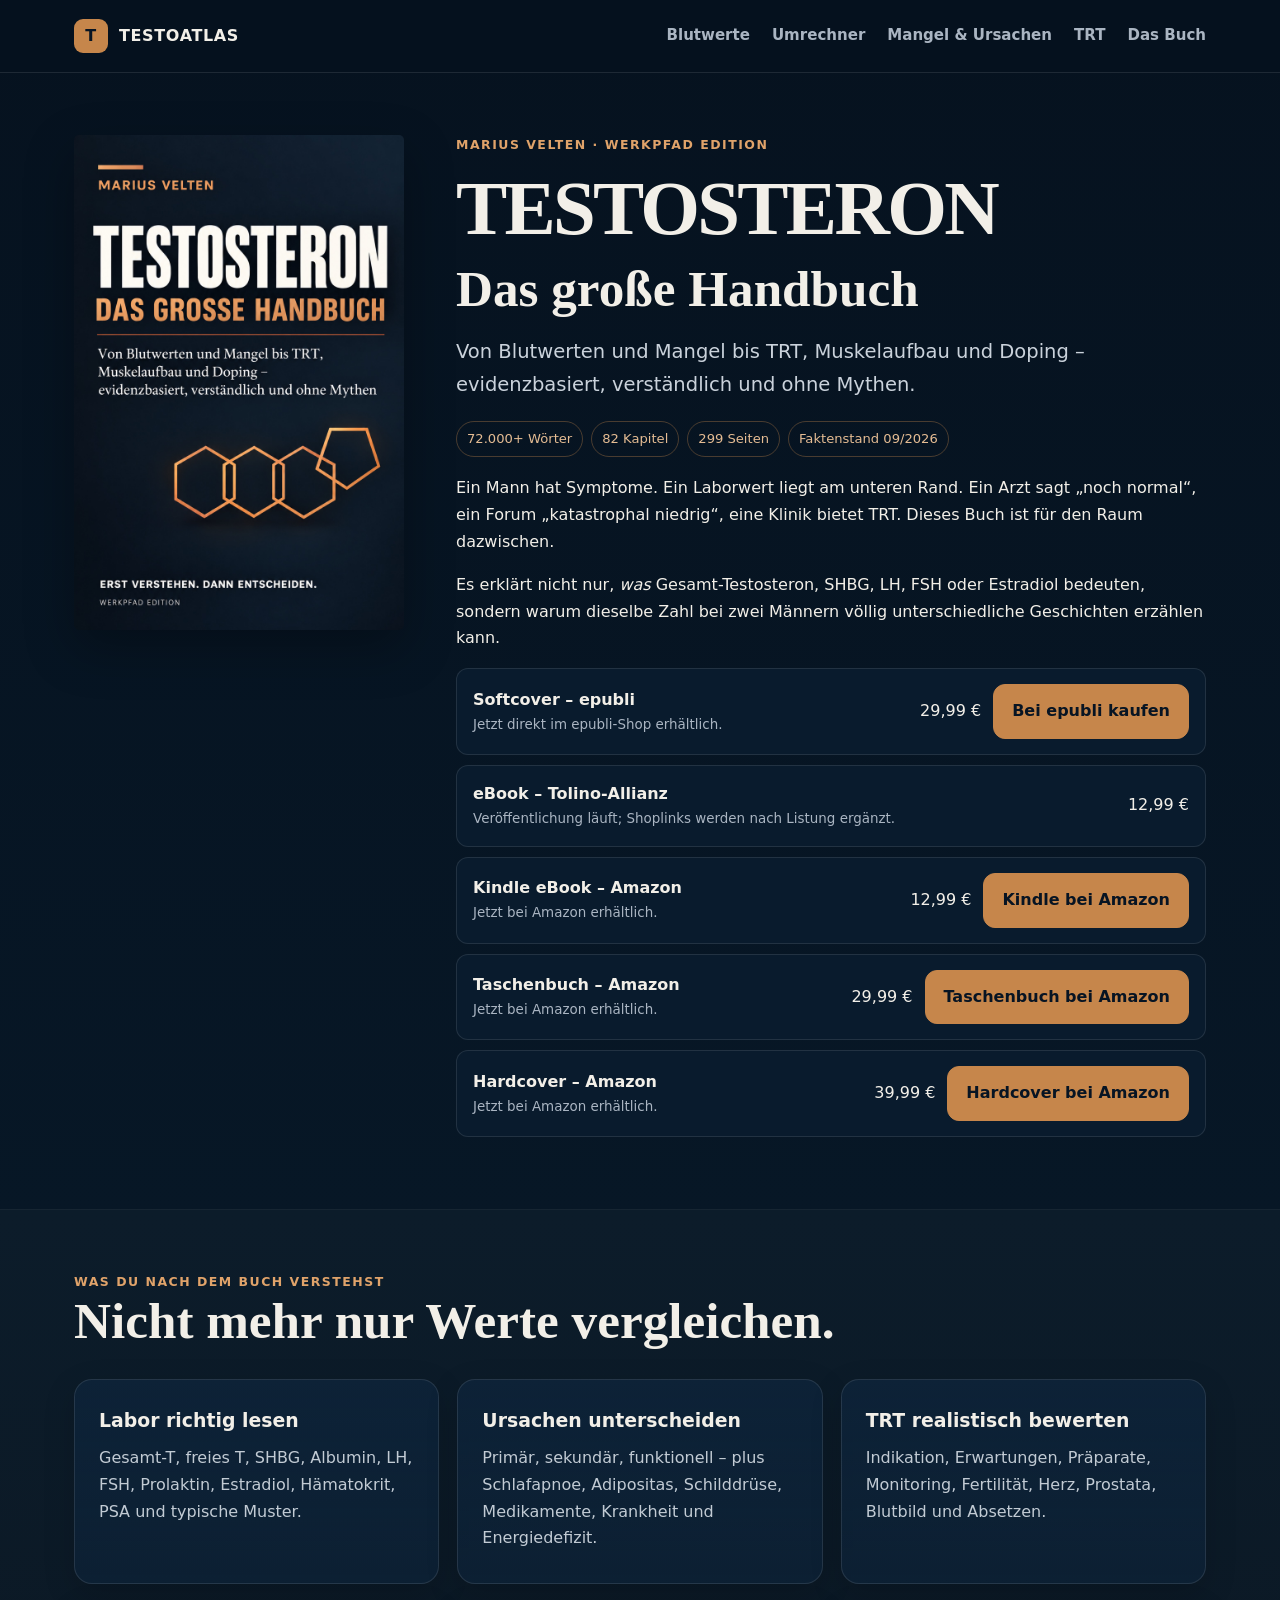
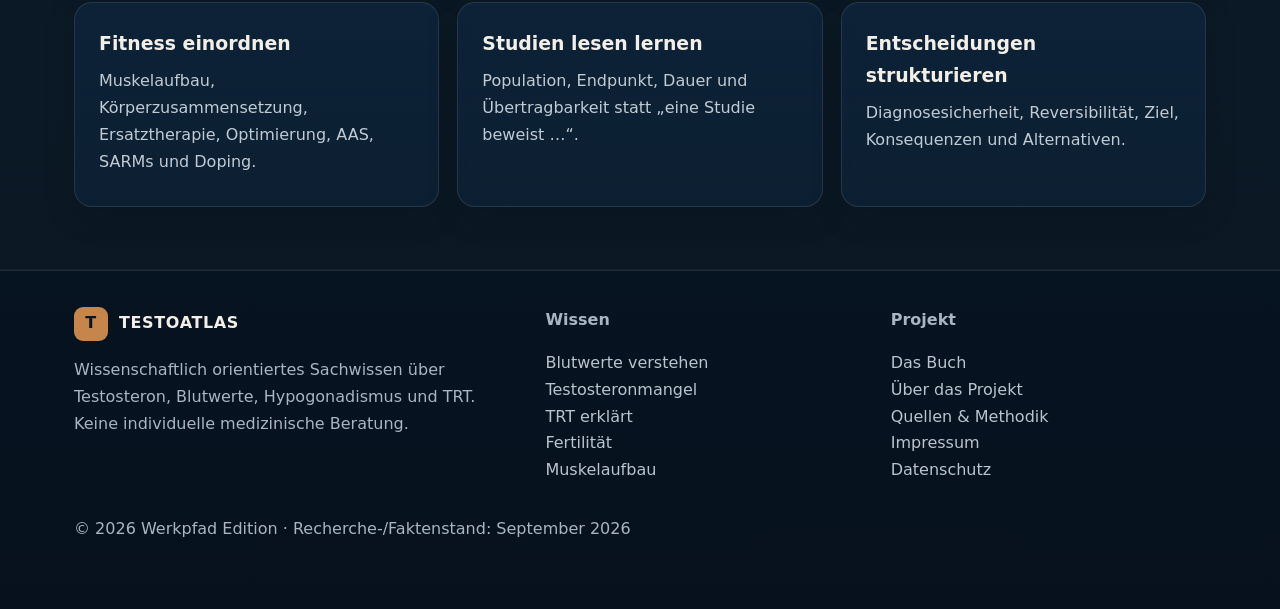
<file: buch.html>
<!doctype html><html lang="de"><head><meta charset="utf-8"><meta name="viewport" content="width=device-width,initial-scale=1"><meta name="theme-color" content="#071423"><link rel="icon" href="assets/favicon.svg"><link rel="stylesheet" href="assets/style.css"><meta property="og:image" content="https://testoatlas.de/assets/og-testosteron.jpg"><meta property="og:type" content="website"><meta name="twitter:card" content="summary_large_image"><meta name="robots" content="index,follow,max-image-preview:large"><meta name="author" content="Marius Velten"><meta property="og:site_name" content="TestoAtlas"><title>TESTOSTERON – Das große Handbuch | Marius Velten</title><link rel="canonical" href="https://testoatlas.de/buch.html"><meta property="og:url" content="https://testoatlas.de/buch.html"><meta name="description" content="TESTOSTERON – Das große Handbuch von Marius Velten: Blutwerte, Hypogonadismus, TRT, Fruchtbarkeit, Muskelaufbau, Risiken und Doping verständlich erklärt."><meta property="og:title" content="TESTOSTERON – Das große Handbuch | Marius Velten"><meta property="og:description" content="TESTOSTERON – Das große Handbuch von Marius Velten: Blutwerte, Hypogonadismus, TRT, Fruchtbarkeit, Muskelaufbau, Risiken und Doping verständlich erklärt."><script type="application/ld+json">{"@context":"https://schema.org","@type":"Book","name":"TESTOSTERON – Das große Handbuch","url":"https://testoatlas.de/buch.html","image":"https://testoatlas.de/assets/testosteron-cover.jpg","isbn":"9783565758623","author":{"@type":"Person","name":"Marius Velten","url":"https://testoatlas.de/ueber.html"},"publisher":{"@type":"Organization","name":"Werkpfad Edition","url":"https://testoatlas.de/","logo":{"@type":"ImageObject","url":"https://testoatlas.de/assets/favicon.svg"}},"inLanguage":"de","datePublished":"2026","description":"Von Blutwerten und Mangel bis TRT, Muskelaufbau und Doping – evidenzbasiert, verständlich und ohne Mythen."}</script></head><body class=""><header class="site-header"><div class="wrap nav"><a class="brand" href="index.html"><span class="brand-mark">T</span><span>TESTOATLAS</span></a><button class="menu-btn" aria-label="Menü öffnen">Menü</button><nav class="nav-links"><a href="blutwerte.html">Blutwerte</a><a href="umrechner.html">Umrechner</a><a href="testosteronmangel.html">Mangel & Ursachen</a><a href="trt.html">TRT</a><a href="buch.html">Das Buch</a></nav></div></header><main><section class="section"><div class="wrap book-grid"><img src="assets/testosteron-cover.jpg" alt="Cover TESTOSTERON – Das große Handbuch"><div><div class="kicker">Marius Velten · Werkpfad Edition</div><h1>TESTOSTERON</h1><h2 style="margin-top:-10px">Das große Handbuch</h2><p class="lead">Von Blutwerten und Mangel bis TRT, Muskelaufbau und Doping – evidenzbasiert, verständlich und ohne Mythen.</p><div class="chip-row"><span class="chip">72.000+ Wörter</span><span class="chip">82 Kapitel</span><span class="chip">299 Seiten</span><span class="chip">Faktenstand 09/2026</span></div><p>Ein Mann hat Symptome. Ein Laborwert liegt am unteren Rand. Ein Arzt sagt „noch normal“, ein Forum „katastrophal niedrig“, eine Klinik bietet TRT. Dieses Buch ist für den Raum dazwischen.</p><p>Es erklärt nicht nur, <em>was</em> Gesamt-Testosteron, SHBG, LH, FSH oder Estradiol bedeuten, sondern warum dieselbe Zahl bei zwei Männern völlig unterschiedliche Geschichten erzählen kann.</p><div class="shop-card"><div><strong>Softcover – epubli</strong><div class="soon">Jetzt direkt im epubli-Shop erhältlich.</div></div><div style="display:flex;align-items:center;gap:12px;flex-wrap:wrap;justify-content:flex-end"><span>29,99 €</span><a class="btn btn-primary" href="https://www.epubli.com/shop/testosteron-9783565758623" target="_blank" rel="noopener noreferrer">Bei epubli kaufen</a></div></div><div class="shop-card"><div><strong>eBook – Tolino-Allianz</strong><div class="soon">Veröffentlichung läuft; Shoplinks werden nach Listung ergänzt.</div></div><span>12,99 €</span></div><div class="shop-card"><div><strong>Kindle eBook – Amazon</strong><div class="soon">Jetzt bei Amazon erhältlich.</div></div><div style="display:flex;align-items:center;gap:12px;flex-wrap:wrap;justify-content:flex-end"><span>12,99 €</span><a class="btn btn-primary" href="https://www.amazon.de/dp/B0HL6TDKSZ" target="_blank" rel="noopener noreferrer">Kindle bei Amazon</a></div></div><div class="shop-card"><div><strong>Taschenbuch – Amazon</strong><div class="soon">Jetzt bei Amazon erhältlich.</div></div><div style="display:flex;align-items:center;gap:12px;flex-wrap:wrap;justify-content:flex-end"><span>29,99 €</span><a class="btn btn-primary" href="https://www.amazon.de/dp/B0HL6TDKSZ" target="_blank" rel="noopener noreferrer">Taschenbuch bei Amazon</a></div></div><div class="shop-card"><div><strong>Hardcover – Amazon</strong><div class="soon">Jetzt bei Amazon erhältlich.</div></div><div style="display:flex;align-items:center;gap:12px;flex-wrap:wrap;justify-content:flex-end"><span>39,99 €</span><a class="btn btn-primary" href="https://www.amazon.de/dp/B0HL6TDKSZ" target="_blank" rel="noopener noreferrer">Hardcover bei Amazon</a></div></div></div></div></section>
<section class="section alt"><div class="wrap"><div class="kicker">Was du nach dem Buch verstehst</div><h2>Nicht mehr nur Werte vergleichen.</h2><div class="grid grid-3 mt"><div class="card"><h3>Labor richtig lesen</h3><p>Gesamt-T, freies T, SHBG, Albumin, LH, FSH, Prolaktin, Estradiol, Hämatokrit, PSA und typische Muster.</p></div><div class="card"><h3>Ursachen unterscheiden</h3><p>Primär, sekundär, funktionell – plus Schlafapnoe, Adipositas, Schilddrüse, Medikamente, Krankheit und Energiedefizit.</p></div><div class="card"><h3>TRT realistisch bewerten</h3><p>Indikation, Erwartungen, Präparate, Monitoring, Fertilität, Herz, Prostata, Blutbild und Absetzen.</p></div><div class="card"><h3>Fitness einordnen</h3><p>Muskelaufbau, Körperzusammensetzung, Ersatztherapie, Optimierung, AAS, SARMs und Doping.</p></div><div class="card"><h3>Studien lesen lernen</h3><p>Population, Endpunkt, Dauer und Übertragbarkeit statt „eine Studie beweist …“.</p></div><div class="card"><h3>Entscheidungen strukturieren</h3><p>Diagnosesicherheit, Reversibilität, Ziel, Konsequenzen und Alternativen.</p></div></div></div></section></main><footer class="footer"><div class="wrap footer-grid"><div><div class="brand"><span class="brand-mark">T</span><span>TESTOATLAS</span></div><p>Wissenschaftlich orientiertes Sachwissen über Testosteron, Blutwerte, Hypogonadismus und TRT. Keine individuelle medizinische Beratung.</p></div><div><strong>Wissen</strong><p><a href="blutwerte.html">Blutwerte verstehen</a><br><a href="testosteronmangel.html">Testosteronmangel</a><br><a href="trt.html">TRT erklärt</a><br><a href="fruchtbarkeit.html">Fertilität</a><br><a href="muskelaufbau.html">Muskelaufbau</a></p></div><div><strong>Projekt</strong><p><a href="buch.html">Das Buch</a><br><a href="ueber.html">Über das Projekt</a><br><a href="quellen.html">Quellen & Methodik</a><br><a href="impressum.html">Impressum</a><br><a href="datenschutz.html">Datenschutz</a></p></div></div><div class="wrap"><p class="dim">© <span data-year></span> Werkpfad Edition · Recherche-/Faktenstand: September 2026</p></div></footer><script src="assets/main.js"></script></body></html>
</file>
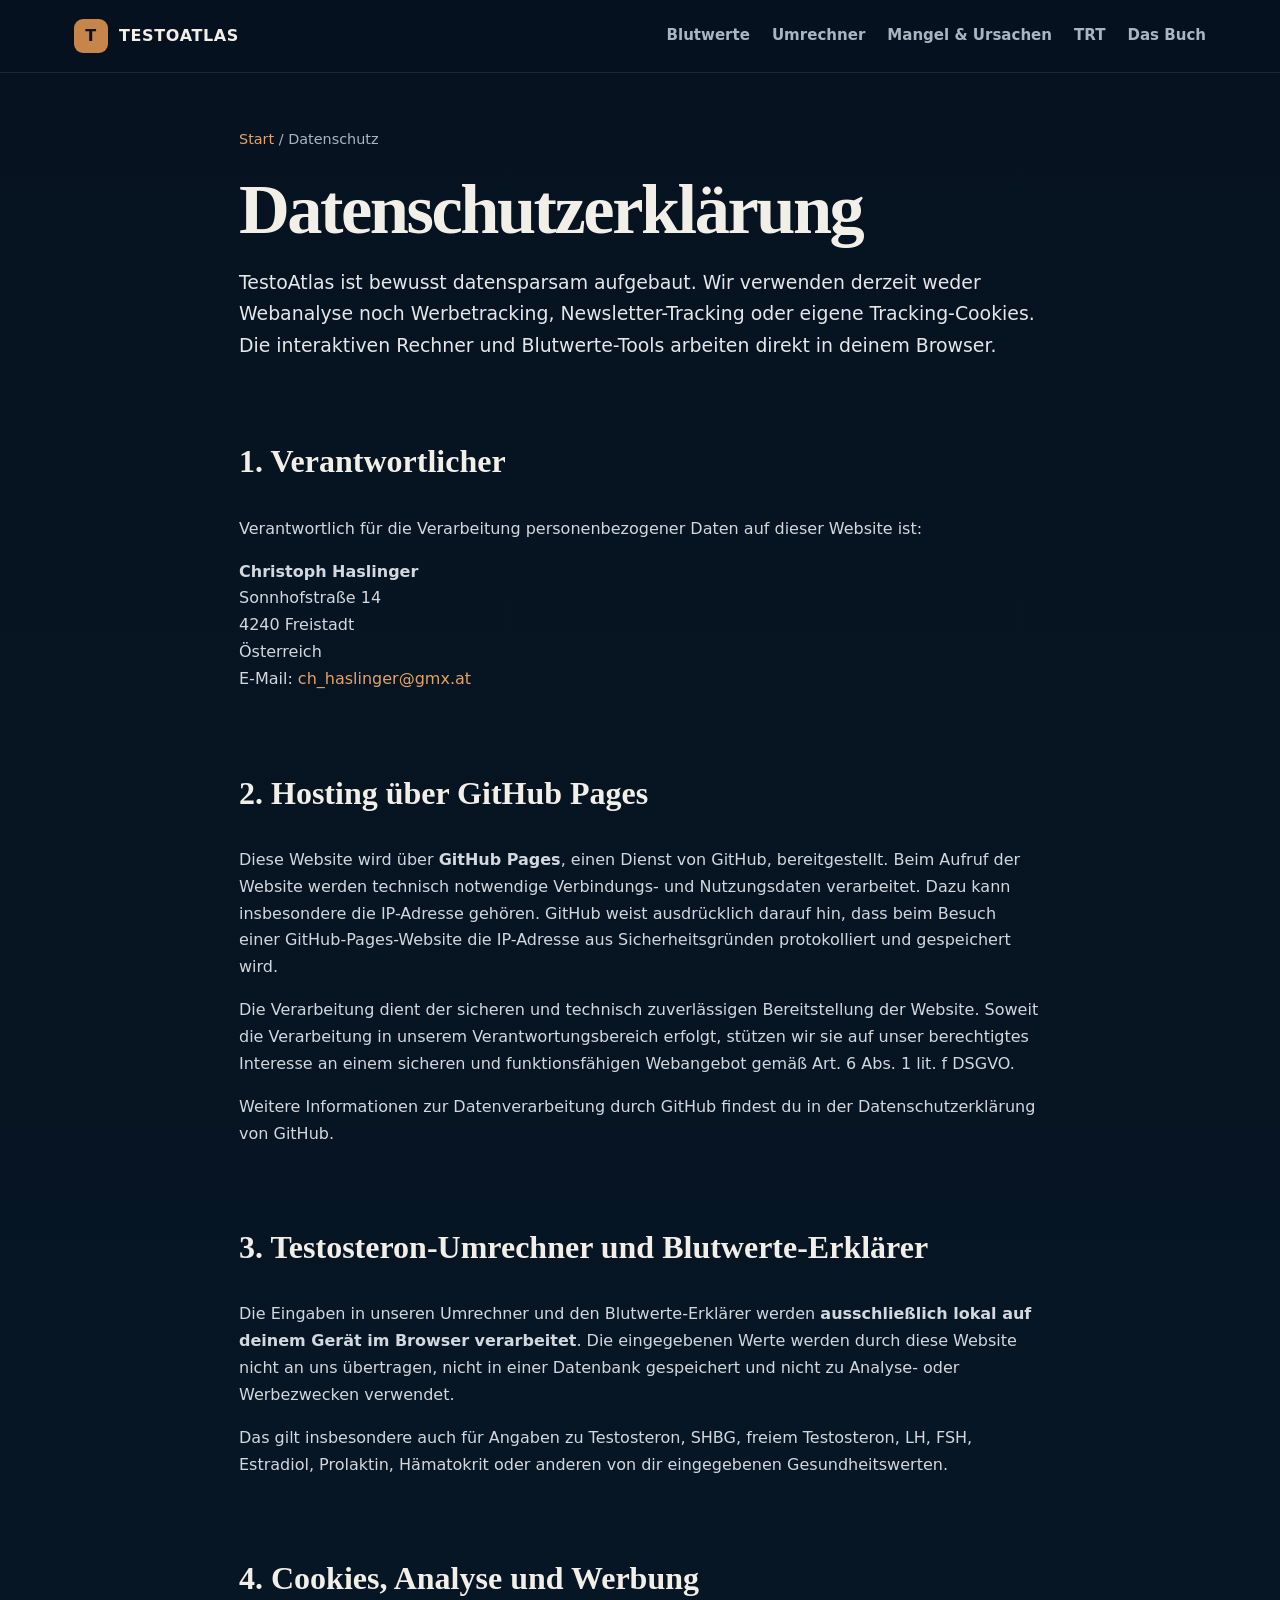
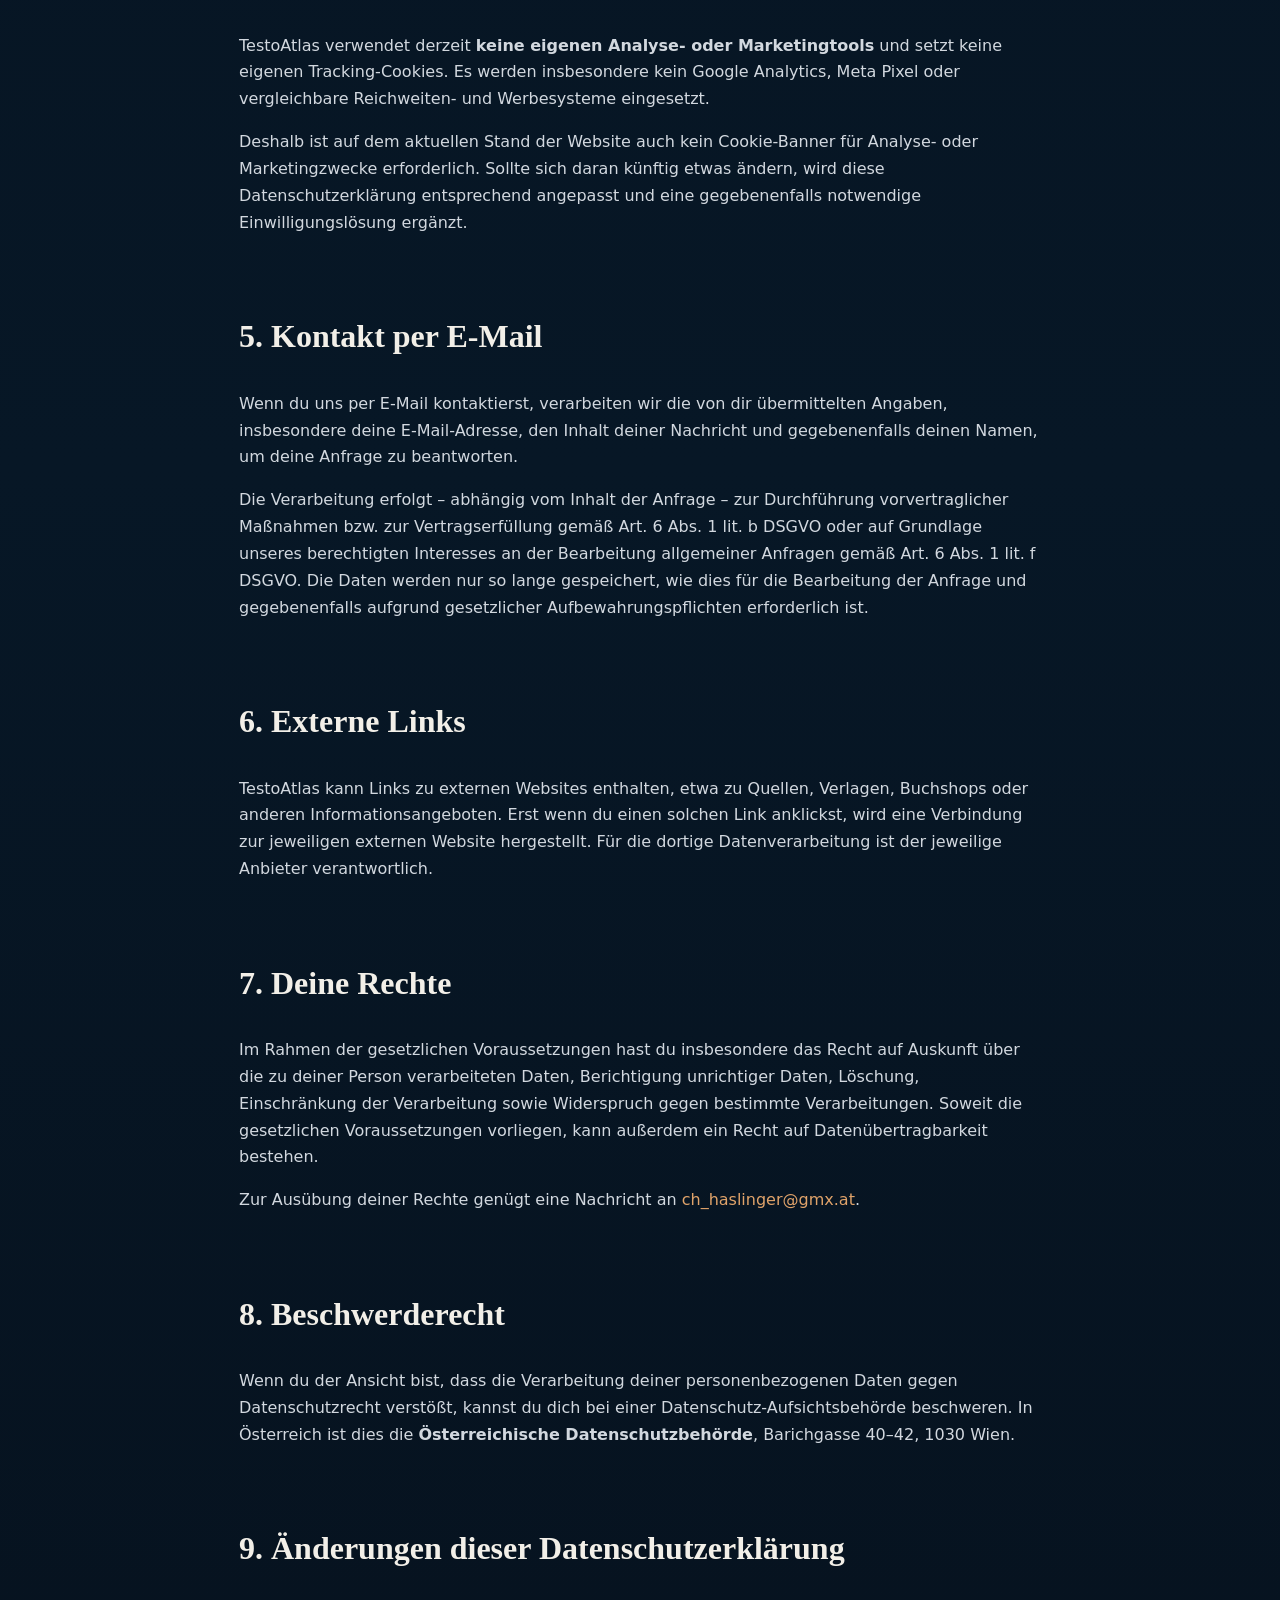
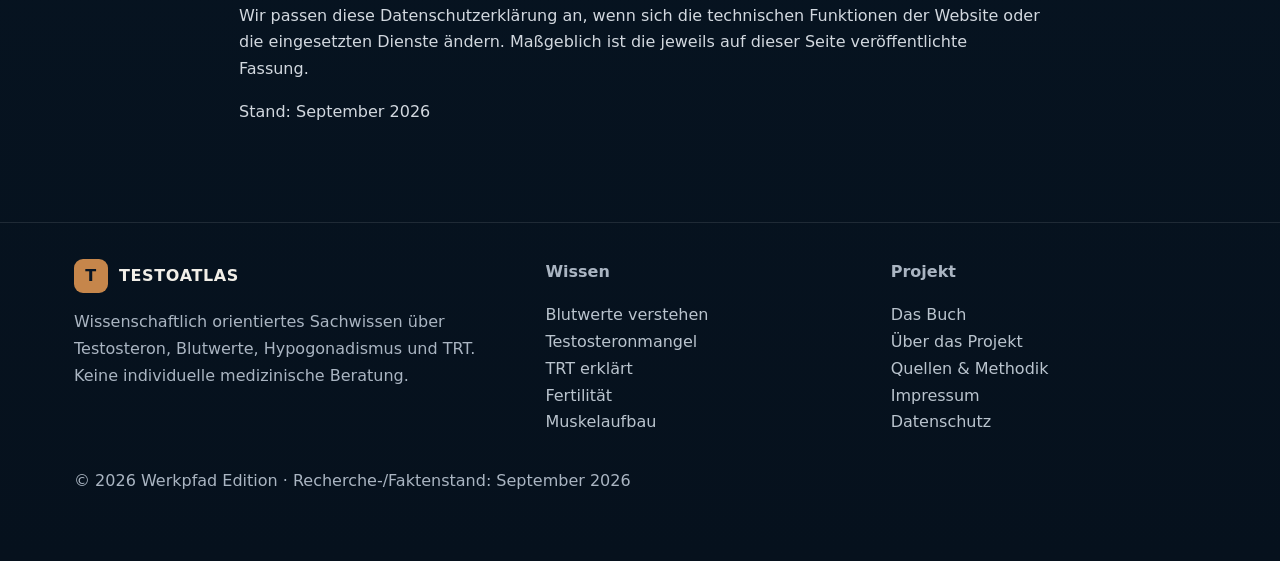
<file: datenschutz.html>
<!doctype html><html lang="de"><head><meta charset="utf-8"><meta name="viewport" content="width=device-width,initial-scale=1"><meta name="theme-color" content="#071423"><link rel="icon" href="assets/favicon.svg"><link rel="stylesheet" href="assets/style.css"><meta property="og:image" content="https://testoatlas.de/assets/og-testosteron.jpg"><meta property="og:type" content="website"><meta name="twitter:card" content="summary_large_image"><title>Datenschutz | TestoAtlas</title><link rel="canonical" href="https://testoatlas.de/datenschutz.html"><meta property="og:url" content="https://testoatlas.de/datenschutz.html"><meta name="description" content="Datenschutzhinweise für TestoAtlas und die lokal ausgeführten Rechner."><meta property="og:title" content="Datenschutz | TestoAtlas"><meta property="og:description" content="Datenschutzhinweise für TestoAtlas und die lokal ausgeführten Rechner."></head><body class=""><header class="site-header"><div class="wrap nav"><a class="brand" href="index.html"><span class="brand-mark">T</span><span>TESTOATLAS</span></a><button class="menu-btn" aria-label="Menü öffnen">Menü</button><nav class="nav-links"><a href="blutwerte.html">Blutwerte</a><a href="umrechner.html">Umrechner</a><a href="testosteronmangel.html">Mangel & Ursachen</a><a href="trt.html">TRT</a><a href="buch.html">Das Buch</a></nav></div></header><main class="article"><div class="breadcrumb"><a href="index.html">Start</a> / Datenschutz</div><h1>Datenschutzerklärung</h1><p class="intro">TestoAtlas ist bewusst datensparsam aufgebaut. Wir verwenden derzeit weder Webanalyse noch Werbetracking, Newsletter-Tracking oder eigene Tracking-Cookies. Die interaktiven Rechner und Blutwerte-Tools arbeiten direkt in deinem Browser.</p>

<h2>1. Verantwortlicher</h2>
<p>Verantwortlich für die Verarbeitung personenbezogener Daten auf dieser Website ist:</p>
<p><strong>Christoph Haslinger</strong><br>Sonnhofstraße 14<br>4240 Freistadt<br>Österreich<br>E-Mail: <a href="mailto:ch_haslinger@gmx.at">ch_haslinger@gmx.at</a></p>

<h2>2. Hosting über GitHub Pages</h2>
<p>Diese Website wird über <strong>GitHub Pages</strong>, einen Dienst von GitHub, bereitgestellt. Beim Aufruf der Website werden technisch notwendige Verbindungs- und Nutzungsdaten verarbeitet. Dazu kann insbesondere die IP-Adresse gehören. GitHub weist ausdrücklich darauf hin, dass beim Besuch einer GitHub-Pages-Website die IP-Adresse aus Sicherheitsgründen protokolliert und gespeichert wird.</p>
<p>Die Verarbeitung dient der sicheren und technisch zuverlässigen Bereitstellung der Website. Soweit die Verarbeitung in unserem Verantwortungsbereich erfolgt, stützen wir sie auf unser berechtigtes Interesse an einem sicheren und funktionsfähigen Webangebot gemäß Art. 6 Abs. 1 lit. f DSGVO.</p>
<p>Weitere Informationen zur Datenverarbeitung durch GitHub findest du in der Datenschutzerklärung von GitHub.</p>

<h2>3. Testosteron-Umrechner und Blutwerte-Erklärer</h2>
<p>Die Eingaben in unseren Umrechner und den Blutwerte-Erklärer werden <strong>ausschließlich lokal auf deinem Gerät im Browser verarbeitet</strong>. Die eingegebenen Werte werden durch diese Website nicht an uns übertragen, nicht in einer Datenbank gespeichert und nicht zu Analyse- oder Werbezwecken verwendet.</p>
<p>Das gilt insbesondere auch für Angaben zu Testosteron, SHBG, freiem Testosteron, LH, FSH, Estradiol, Prolaktin, Hämatokrit oder anderen von dir eingegebenen Gesundheitswerten.</p>

<h2>4. Cookies, Analyse und Werbung</h2>
<p>TestoAtlas verwendet derzeit <strong>keine eigenen Analyse- oder Marketingtools</strong> und setzt keine eigenen Tracking-Cookies. Es werden insbesondere kein Google Analytics, Meta Pixel oder vergleichbare Reichweiten- und Werbesysteme eingesetzt.</p>
<p>Deshalb ist auf dem aktuellen Stand der Website auch kein Cookie-Banner für Analyse- oder Marketingzwecke erforderlich. Sollte sich daran künftig etwas ändern, wird diese Datenschutzerklärung entsprechend angepasst und eine gegebenenfalls notwendige Einwilligungslösung ergänzt.</p>

<h2>5. Kontakt per E-Mail</h2>
<p>Wenn du uns per E-Mail kontaktierst, verarbeiten wir die von dir übermittelten Angaben, insbesondere deine E-Mail-Adresse, den Inhalt deiner Nachricht und gegebenenfalls deinen Namen, um deine Anfrage zu beantworten.</p>
<p>Die Verarbeitung erfolgt – abhängig vom Inhalt der Anfrage – zur Durchführung vorvertraglicher Maßnahmen bzw. zur Vertragserfüllung gemäß Art. 6 Abs. 1 lit. b DSGVO oder auf Grundlage unseres berechtigten Interesses an der Bearbeitung allgemeiner Anfragen gemäß Art. 6 Abs. 1 lit. f DSGVO. Die Daten werden nur so lange gespeichert, wie dies für die Bearbeitung der Anfrage und gegebenenfalls aufgrund gesetzlicher Aufbewahrungspflichten erforderlich ist.</p>

<h2>6. Externe Links</h2>
<p>TestoAtlas kann Links zu externen Websites enthalten, etwa zu Quellen, Verlagen, Buchshops oder anderen Informationsangeboten. Erst wenn du einen solchen Link anklickst, wird eine Verbindung zur jeweiligen externen Website hergestellt. Für die dortige Datenverarbeitung ist der jeweilige Anbieter verantwortlich.</p>

<h2>7. Deine Rechte</h2>
<p>Im Rahmen der gesetzlichen Voraussetzungen hast du insbesondere das Recht auf Auskunft über die zu deiner Person verarbeiteten Daten, Berichtigung unrichtiger Daten, Löschung, Einschränkung der Verarbeitung sowie Widerspruch gegen bestimmte Verarbeitungen. Soweit die gesetzlichen Voraussetzungen vorliegen, kann außerdem ein Recht auf Datenübertragbarkeit bestehen.</p>
<p>Zur Ausübung deiner Rechte genügt eine Nachricht an <a href="mailto:ch_haslinger@gmx.at">ch_haslinger@gmx.at</a>.</p>

<h2>8. Beschwerderecht</h2>
<p>Wenn du der Ansicht bist, dass die Verarbeitung deiner personenbezogenen Daten gegen Datenschutzrecht verstößt, kannst du dich bei einer Datenschutz-Aufsichtsbehörde beschweren. In Österreich ist dies die <strong>Österreichische Datenschutzbehörde</strong>, Barichgasse 40–42, 1030 Wien.</p>

<h2>9. Änderungen dieser Datenschutzerklärung</h2>
<p>Wir passen diese Datenschutzerklärung an, wenn sich die technischen Funktionen der Website oder die eingesetzten Dienste ändern. Maßgeblich ist die jeweils auf dieser Seite veröffentlichte Fassung.</p>
<p class="dim">Stand: September 2026</p></main><footer class="footer"><div class="wrap footer-grid"><div><div class="brand"><span class="brand-mark">T</span><span>TESTOATLAS</span></div><p>Wissenschaftlich orientiertes Sachwissen über Testosteron, Blutwerte, Hypogonadismus und TRT. Keine individuelle medizinische Beratung.</p></div><div><strong>Wissen</strong><p><a href="blutwerte.html">Blutwerte verstehen</a><br><a href="testosteronmangel.html">Testosteronmangel</a><br><a href="trt.html">TRT erklärt</a><br><a href="fruchtbarkeit.html">Fertilität</a><br><a href="muskelaufbau.html">Muskelaufbau</a></p></div><div><strong>Projekt</strong><p><a href="buch.html">Das Buch</a><br><a href="ueber.html">Über das Projekt</a><br><a href="quellen.html">Quellen & Methodik</a><br><a href="impressum.html">Impressum</a><br><a href="datenschutz.html">Datenschutz</a></p></div></div><div class="wrap"><p class="dim">© <span data-year></span> Werkpfad Edition · Recherche-/Faktenstand: September 2026</p></div></footer><script src="assets/main.js"></script></body></html>
</file>
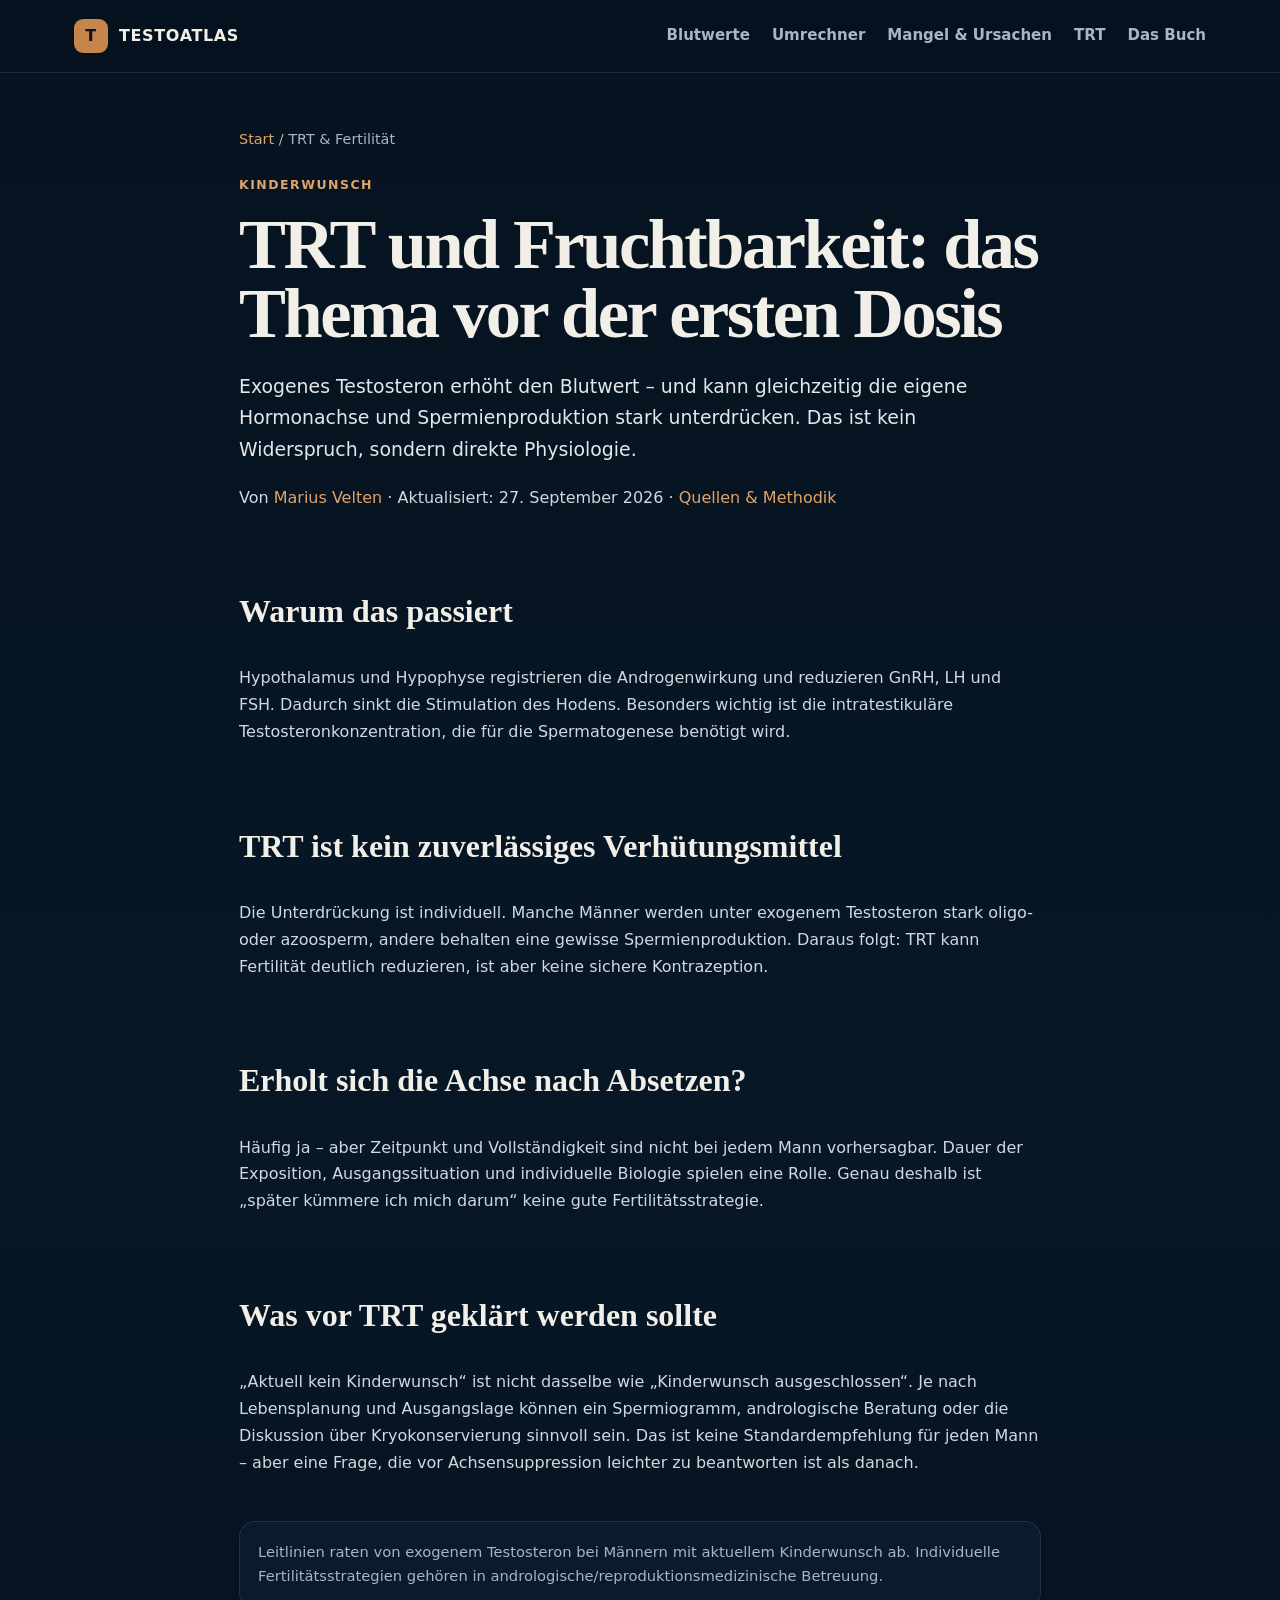
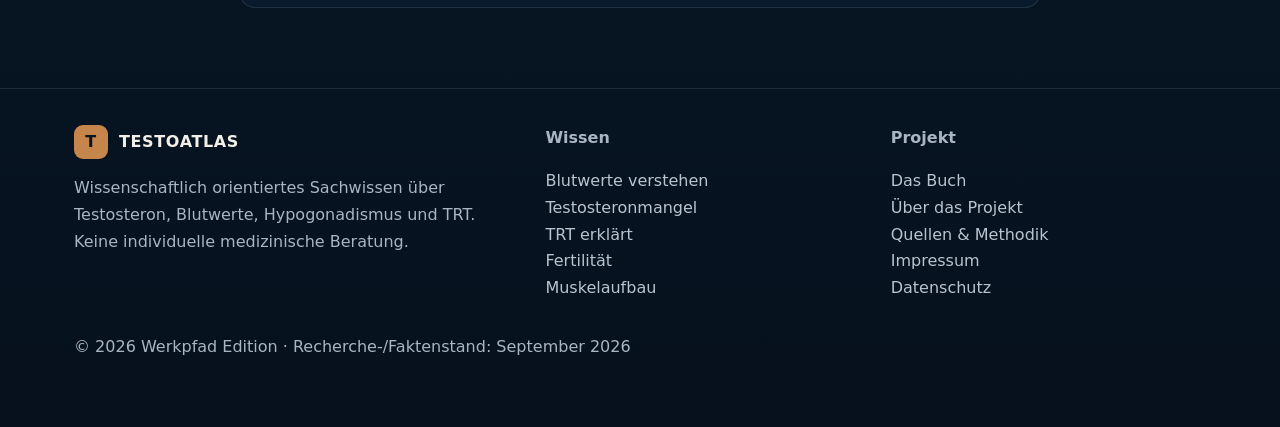
<file: fruchtbarkeit.html>
<!doctype html><html lang="de"><head><meta charset="utf-8"><meta name="viewport" content="width=device-width,initial-scale=1"><meta name="theme-color" content="#071423"><link rel="icon" href="assets/favicon.svg"><link rel="stylesheet" href="assets/style.css"><meta property="og:image" content="https://testoatlas.de/assets/og-testosteron.jpg"><meta property="og:type" content="article"><meta name="twitter:card" content="summary_large_image"><meta name="robots" content="index,follow,max-image-preview:large"><meta name="author" content="Marius Velten"><meta property="og:site_name" content="TestoAtlas"><title>TRT &amp; Kinderwunsch: Testosteron und Fruchtbarkeit</title><link rel="canonical" href="https://testoatlas.de/fruchtbarkeit.html"><meta property="og:url" content="https://testoatlas.de/fruchtbarkeit.html"><meta name="description" content="Wie TRT LH, FSH und Spermatogenese beeinflusst, warum Testosteron kein Verhütungsmittel ist und weshalb Kinderwunsch vor Therapiebeginn geklärt werden sollte."><meta property="og:title" content="TRT &amp; Kinderwunsch: Testosteron und Fruchtbarkeit"><meta property="og:description" content="Wie TRT LH, FSH und Spermatogenese beeinflusst, warum Testosteron kein Verhütungsmittel ist und weshalb Kinderwunsch vor Therapiebeginn geklärt werden sollte."><script type="application/ld+json">{"@context":"https://schema.org","@type":"Article","headline":"TRT und Kinderwunsch: Testosteron und Fruchtbarkeit","description":"Wie exogenes Testosteron LH, FSH und Spermatogenese beeinflusst und warum Kinderwunsch vor einer TRT geklärt werden sollte.","inLanguage":"de","image":"https://testoatlas.de/assets/og-testosteron.jpg","datePublished":"2026-09-26T18:30:00+02:00","dateModified":"2026-09-27T21:20:00+02:00","mainEntityOfPage":{"@type":"WebPage","@id":"https://testoatlas.de/fruchtbarkeit.html"},"author":{"@type":"Person","name":"Marius Velten","url":"https://testoatlas.de/ueber.html"},"publisher":{"@type":"Organization","name":"Werkpfad Edition","url":"https://testoatlas.de/","logo":{"@type":"ImageObject","url":"https://testoatlas.de/assets/favicon.svg"}}}</script></head><body class=""><header class="site-header"><div class="wrap nav"><a class="brand" href="index.html"><span class="brand-mark">T</span><span>TESTOATLAS</span></a><button class="menu-btn" aria-label="Menü öffnen">Menü</button><nav class="nav-links"><a href="blutwerte.html">Blutwerte</a><a href="umrechner.html">Umrechner</a><a href="testosteronmangel.html">Mangel & Ursachen</a><a href="trt.html">TRT</a><a href="buch.html">Das Buch</a></nav></div></header><main class="article"><div class="breadcrumb"><a href="index.html">Start</a> / TRT & Fertilität</div><div class="kicker">Kinderwunsch</div><h1>TRT und Fruchtbarkeit: das Thema vor der ersten Dosis</h1><p class="intro">Exogenes Testosteron erhöht den Blutwert – und kann gleichzeitig die eigene Hormonachse und Spermienproduktion stark unterdrücken. Das ist kein Widerspruch, sondern direkte Physiologie.</p><p class="dim">Von <a href="ueber.html">Marius Velten</a> · Aktualisiert: 27. September 2026 · <a href="quellen.html">Quellen &amp; Methodik</a></p><h2>Warum das passiert</h2><p>Hypothalamus und Hypophyse registrieren die Androgenwirkung und reduzieren GnRH, LH und FSH. Dadurch sinkt die Stimulation des Hodens. Besonders wichtig ist die intratestikuläre Testosteronkonzentration, die für die Spermatogenese benötigt wird.</p><h2>TRT ist kein zuverlässiges Verhütungsmittel</h2><p>Die Unterdrückung ist individuell. Manche Männer werden unter exogenem Testosteron stark oligo- oder azoosperm, andere behalten eine gewisse Spermienproduktion. Daraus folgt: TRT kann Fertilität deutlich reduzieren, ist aber keine sichere Kontrazeption.</p><h2>Erholt sich die Achse nach Absetzen?</h2><p>Häufig ja – aber Zeitpunkt und Vollständigkeit sind nicht bei jedem Mann vorhersagbar. Dauer der Exposition, Ausgangssituation und individuelle Biologie spielen eine Rolle. Genau deshalb ist „später kümmere ich mich darum“ keine gute Fertilitätsstrategie.</p><h2>Was vor TRT geklärt werden sollte</h2><p>„Aktuell kein Kinderwunsch“ ist nicht dasselbe wie „Kinderwunsch ausgeschlossen“. Je nach Lebensplanung und Ausgangslage können ein Spermiogramm, andrologische Beratung oder die Diskussion über Kryokonservierung sinnvoll sein. Das ist keine Standardempfehlung für jeden Mann – aber eine Frage, die vor Achsensuppression leichter zu beantworten ist als danach.</p><div class="source-box">Leitlinien raten von exogenem Testosteron bei Männern mit aktuellem Kinderwunsch ab. Individuelle Fertilitätsstrategien gehören in andrologische/reproduktionsmedizinische Betreuung.</div></main><footer class="footer"><div class="wrap footer-grid"><div><div class="brand"><span class="brand-mark">T</span><span>TESTOATLAS</span></div><p>Wissenschaftlich orientiertes Sachwissen über Testosteron, Blutwerte, Hypogonadismus und TRT. Keine individuelle medizinische Beratung.</p></div><div><strong>Wissen</strong><p><a href="blutwerte.html">Blutwerte verstehen</a><br><a href="testosteronmangel.html">Testosteronmangel</a><br><a href="trt.html">TRT erklärt</a><br><a href="fruchtbarkeit.html">Fertilität</a><br><a href="muskelaufbau.html">Muskelaufbau</a></p></div><div><strong>Projekt</strong><p><a href="buch.html">Das Buch</a><br><a href="ueber.html">Über das Projekt</a><br><a href="quellen.html">Quellen & Methodik</a><br><a href="impressum.html">Impressum</a><br><a href="datenschutz.html">Datenschutz</a></p></div></div><div class="wrap"><p class="dim">© <span data-year></span> Werkpfad Edition · Recherche-/Faktenstand: September 2026</p></div></footer><script src="assets/main.js"></script></body></html>
</file>
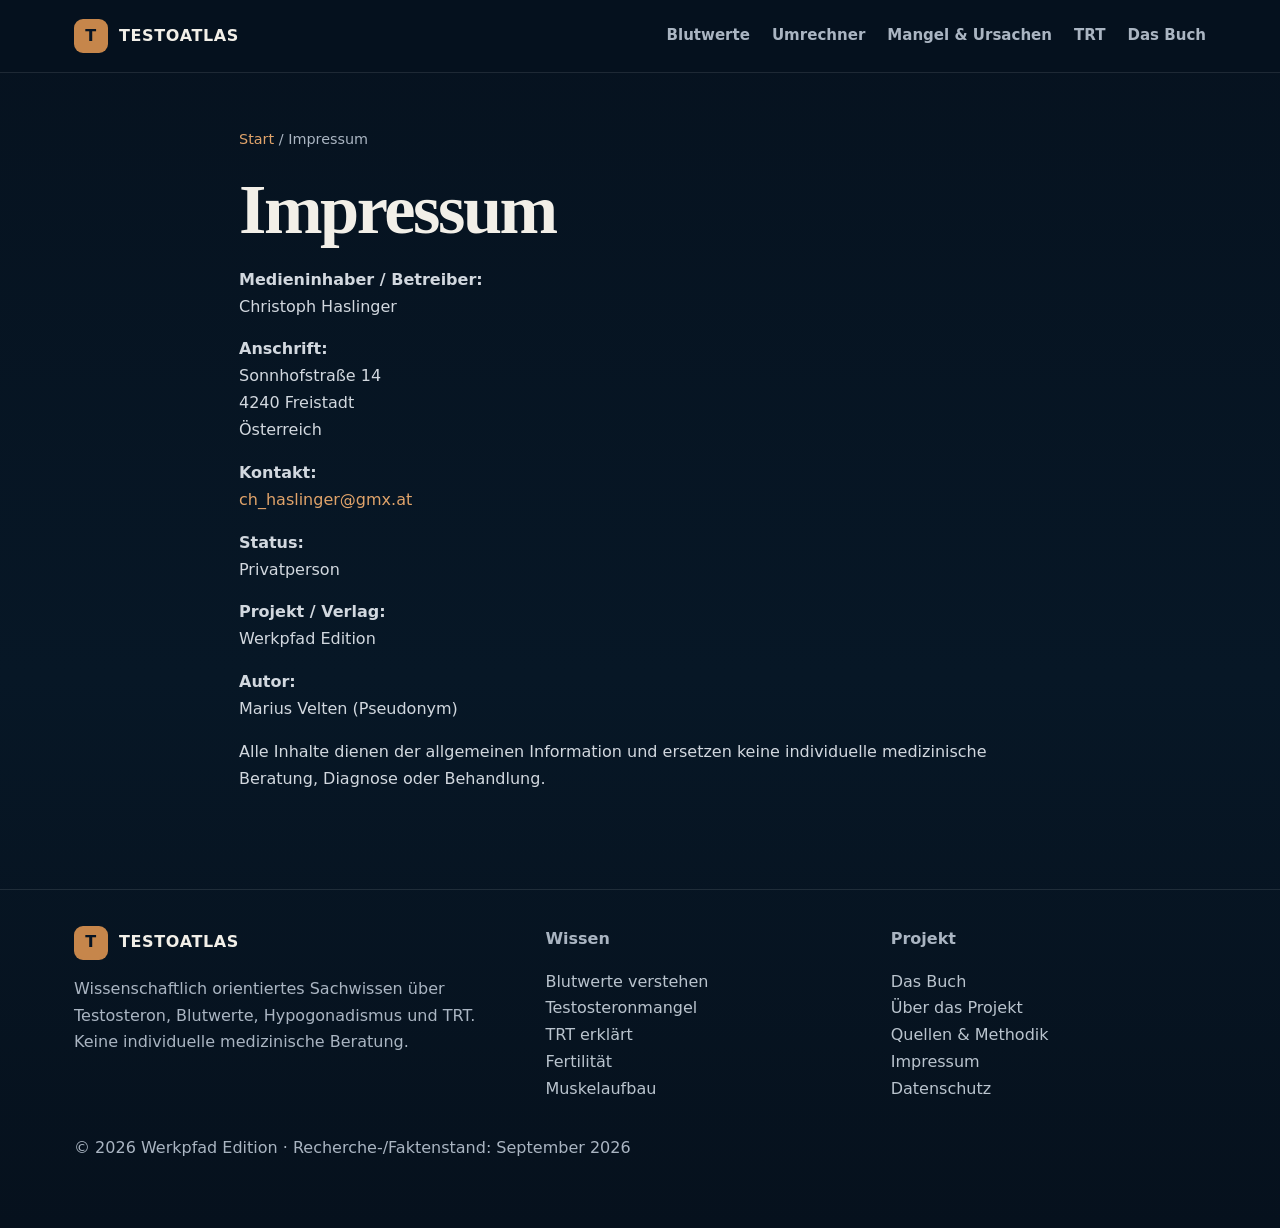
<file: impressum.html>
<!doctype html><html lang="de"><head><meta charset="utf-8"><meta name="viewport" content="width=device-width,initial-scale=1"><meta name="theme-color" content="#071423"><link rel="icon" href="assets/favicon.svg"><link rel="stylesheet" href="assets/style.css"><meta property="og:image" content="https://testoatlas.de/assets/og-testosteron.jpg"><meta property="og:type" content="website"><meta name="twitter:card" content="summary_large_image"><title>Impressum | TestoAtlas</title><link rel="canonical" href="https://testoatlas.de/impressum.html"><meta property="og:url" content="https://testoatlas.de/impressum.html"><meta name="description" content="Impressum von TestoAtlas."><meta property="og:title" content="Impressum | TestoAtlas"><meta property="og:description" content="Impressum von TestoAtlas."></head><body class=""><header class="site-header"><div class="wrap nav"><a class="brand" href="index.html"><span class="brand-mark">T</span><span>TESTOATLAS</span></a><button class="menu-btn" aria-label="Menü öffnen">Menü</button><nav class="nav-links"><a href="blutwerte.html">Blutwerte</a><a href="umrechner.html">Umrechner</a><a href="testosteronmangel.html">Mangel & Ursachen</a><a href="trt.html">TRT</a><a href="buch.html">Das Buch</a></nav></div></header><main class="article"><div class="breadcrumb"><a href="index.html">Start</a> / Impressum</div><h1>Impressum</h1><p><strong>Medieninhaber / Betreiber:</strong><br>Christoph Haslinger</p><p><strong>Anschrift:</strong><br>Sonnhofstraße 14<br>4240 Freistadt<br>Österreich</p><p><strong>Kontakt:</strong><br><a href="mailto:ch_haslinger@gmx.at">ch_haslinger@gmx.at</a></p><p><strong>Status:</strong><br>Privatperson</p><p><strong>Projekt / Verlag:</strong><br>Werkpfad Edition</p><p><strong>Autor:</strong><br>Marius Velten (Pseudonym)</p><p>Alle Inhalte dienen der allgemeinen Information und ersetzen keine individuelle medizinische Beratung, Diagnose oder Behandlung.</p></main><footer class="footer"><div class="wrap footer-grid"><div><div class="brand"><span class="brand-mark">T</span><span>TESTOATLAS</span></div><p>Wissenschaftlich orientiertes Sachwissen über Testosteron, Blutwerte, Hypogonadismus und TRT. Keine individuelle medizinische Beratung.</p></div><div><strong>Wissen</strong><p><a href="blutwerte.html">Blutwerte verstehen</a><br><a href="testosteronmangel.html">Testosteronmangel</a><br><a href="trt.html">TRT erklärt</a><br><a href="fruchtbarkeit.html">Fertilität</a><br><a href="muskelaufbau.html">Muskelaufbau</a></p></div><div><strong>Projekt</strong><p><a href="buch.html">Das Buch</a><br><a href="ueber.html">Über das Projekt</a><br><a href="quellen.html">Quellen & Methodik</a><br><a href="impressum.html">Impressum</a><br><a href="datenschutz.html">Datenschutz</a></p></div></div><div class="wrap"><p class="dim">© <span data-year></span> Werkpfad Edition · Recherche-/Faktenstand: September 2026</p></div></footer><script src="assets/main.js"></script></body></html>
</file>
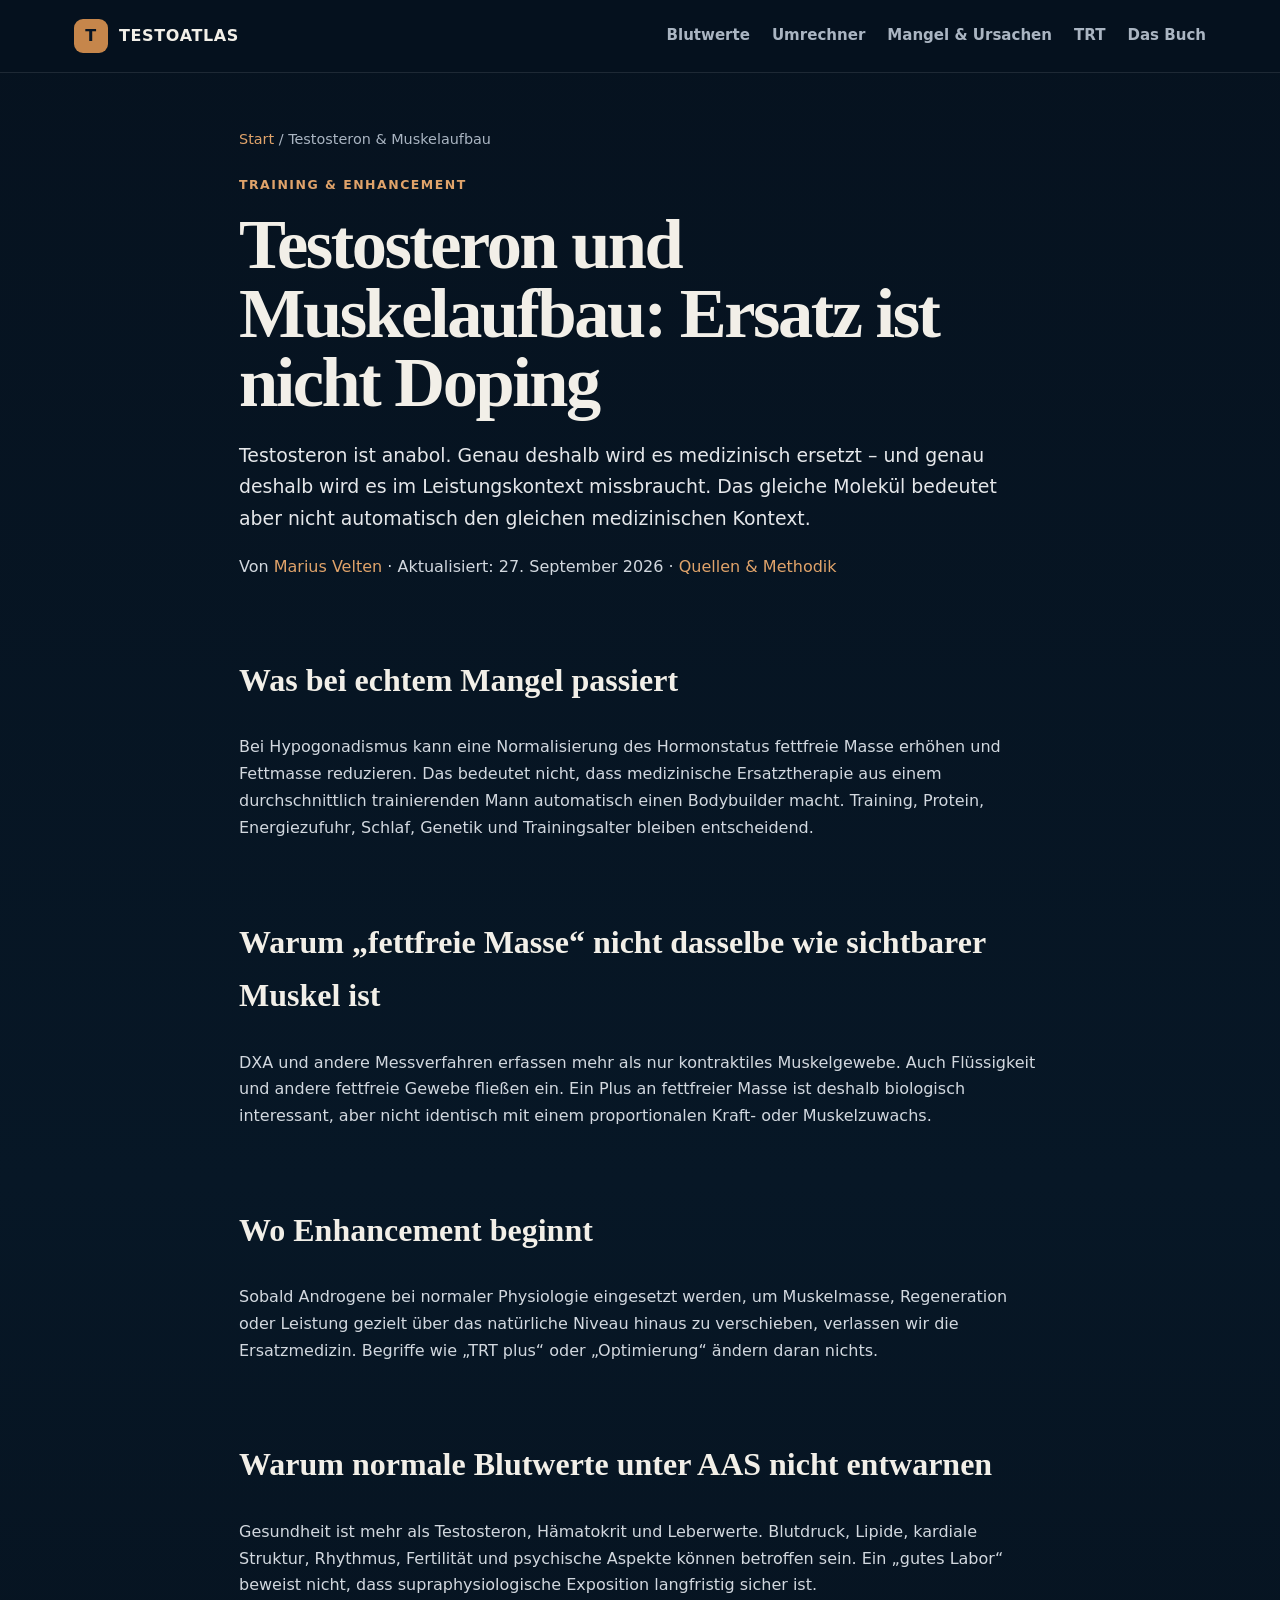
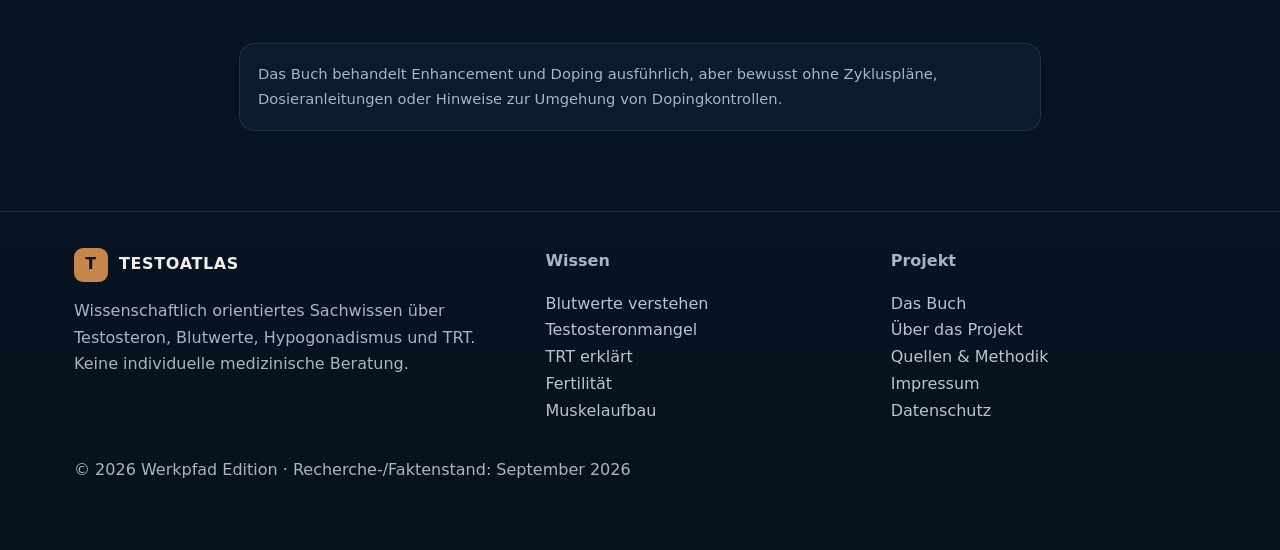
<file: muskelaufbau.html>
<!doctype html><html lang="de"><head><meta charset="utf-8"><meta name="viewport" content="width=device-width,initial-scale=1"><meta name="theme-color" content="#071423"><link rel="icon" href="assets/favicon.svg"><link rel="stylesheet" href="assets/style.css"><meta property="og:image" content="https://testoatlas.de/assets/og-testosteron.jpg"><meta property="og:type" content="article"><meta name="twitter:card" content="summary_large_image"><meta name="robots" content="index,follow,max-image-preview:large"><meta name="author" content="Marius Velten"><meta property="og:site_name" content="TestoAtlas"><title>Testosteron &amp; Muskelaufbau: TRT vs. Enhancement</title><link rel="canonical" href="https://testoatlas.de/muskelaufbau.html"><meta property="og:url" content="https://testoatlas.de/muskelaufbau.html"><meta name="description" content="Testosteron und Muskelaufbau: Wirkung auf Muskelmasse, Unterschiede zwischen medizinischer TRT und Enhancement sowie Grenzen der Interpretation."><meta property="og:title" content="Testosteron &amp; Muskelaufbau: TRT vs. Enhancement"><meta property="og:description" content="Testosteron und Muskelaufbau: Wirkung auf Muskelmasse, Unterschiede zwischen medizinischer TRT und Enhancement sowie Grenzen der Interpretation."><script type="application/ld+json">{"@context":"https://schema.org","@type":"Article","headline":"Testosteron und Muskelaufbau: TRT vs. Enhancement","description":"Wie Testosteron Muskelmasse beeinflusst und warum medizinische TRT nicht mit leistungssteigerndem Androgengebrauch gleichzusetzen ist.","inLanguage":"de","image":"https://testoatlas.de/assets/og-testosteron.jpg","datePublished":"2026-09-26T18:30:00+02:00","dateModified":"2026-09-27T21:20:00+02:00","mainEntityOfPage":{"@type":"WebPage","@id":"https://testoatlas.de/muskelaufbau.html"},"author":{"@type":"Person","name":"Marius Velten","url":"https://testoatlas.de/ueber.html"},"publisher":{"@type":"Organization","name":"Werkpfad Edition","url":"https://testoatlas.de/","logo":{"@type":"ImageObject","url":"https://testoatlas.de/assets/favicon.svg"}}}</script></head><body class=""><header class="site-header"><div class="wrap nav"><a class="brand" href="index.html"><span class="brand-mark">T</span><span>TESTOATLAS</span></a><button class="menu-btn" aria-label="Menü öffnen">Menü</button><nav class="nav-links"><a href="blutwerte.html">Blutwerte</a><a href="umrechner.html">Umrechner</a><a href="testosteronmangel.html">Mangel & Ursachen</a><a href="trt.html">TRT</a><a href="buch.html">Das Buch</a></nav></div></header><main class="article"><div class="breadcrumb"><a href="index.html">Start</a> / Testosteron & Muskelaufbau</div><div class="kicker">Training & Enhancement</div><h1>Testosteron und Muskelaufbau: Ersatz ist nicht Doping</h1><p class="intro">Testosteron ist anabol. Genau deshalb wird es medizinisch ersetzt – und genau deshalb wird es im Leistungskontext missbraucht. Das gleiche Molekül bedeutet aber nicht automatisch den gleichen medizinischen Kontext.</p><p class="dim">Von <a href="ueber.html">Marius Velten</a> · Aktualisiert: 27. September 2026 · <a href="quellen.html">Quellen &amp; Methodik</a></p><h2>Was bei echtem Mangel passiert</h2><p>Bei Hypogonadismus kann eine Normalisierung des Hormonstatus fettfreie Masse erhöhen und Fettmasse reduzieren. Das bedeutet nicht, dass medizinische Ersatztherapie aus einem durchschnittlich trainierenden Mann automatisch einen Bodybuilder macht. Training, Protein, Energiezufuhr, Schlaf, Genetik und Trainingsalter bleiben entscheidend.</p><h2>Warum „fettfreie Masse“ nicht dasselbe wie sichtbarer Muskel ist</h2><p>DXA und andere Messverfahren erfassen mehr als nur kontraktiles Muskelgewebe. Auch Flüssigkeit und andere fettfreie Gewebe fließen ein. Ein Plus an fettfreier Masse ist deshalb biologisch interessant, aber nicht identisch mit einem proportionalen Kraft- oder Muskelzuwachs.</p><h2>Wo Enhancement beginnt</h2><p>Sobald Androgene bei normaler Physiologie eingesetzt werden, um Muskelmasse, Regeneration oder Leistung gezielt über das natürliche Niveau hinaus zu verschieben, verlassen wir die Ersatzmedizin. Begriffe wie „TRT plus“ oder „Optimierung“ ändern daran nichts.</p><h2>Warum normale Blutwerte unter AAS nicht entwarnen</h2><p>Gesundheit ist mehr als Testosteron, Hämatokrit und Leberwerte. Blutdruck, Lipide, kardiale Struktur, Rhythmus, Fertilität und psychische Aspekte können betroffen sein. Ein „gutes Labor“ beweist nicht, dass supraphysiologische Exposition langfristig sicher ist.</p><div class="source-box">Das Buch behandelt Enhancement und Doping ausführlich, aber bewusst ohne Zykluspläne, Dosieranleitungen oder Hinweise zur Umgehung von Dopingkontrollen.</div></main><footer class="footer"><div class="wrap footer-grid"><div><div class="brand"><span class="brand-mark">T</span><span>TESTOATLAS</span></div><p>Wissenschaftlich orientiertes Sachwissen über Testosteron, Blutwerte, Hypogonadismus und TRT. Keine individuelle medizinische Beratung.</p></div><div><strong>Wissen</strong><p><a href="blutwerte.html">Blutwerte verstehen</a><br><a href="testosteronmangel.html">Testosteronmangel</a><br><a href="trt.html">TRT erklärt</a><br><a href="fruchtbarkeit.html">Fertilität</a><br><a href="muskelaufbau.html">Muskelaufbau</a></p></div><div><strong>Projekt</strong><p><a href="buch.html">Das Buch</a><br><a href="ueber.html">Über das Projekt</a><br><a href="quellen.html">Quellen & Methodik</a><br><a href="impressum.html">Impressum</a><br><a href="datenschutz.html">Datenschutz</a></p></div></div><div class="wrap"><p class="dim">© <span data-year></span> Werkpfad Edition · Recherche-/Faktenstand: September 2026</p></div></footer><script src="assets/main.js"></script></body></html>
</file>
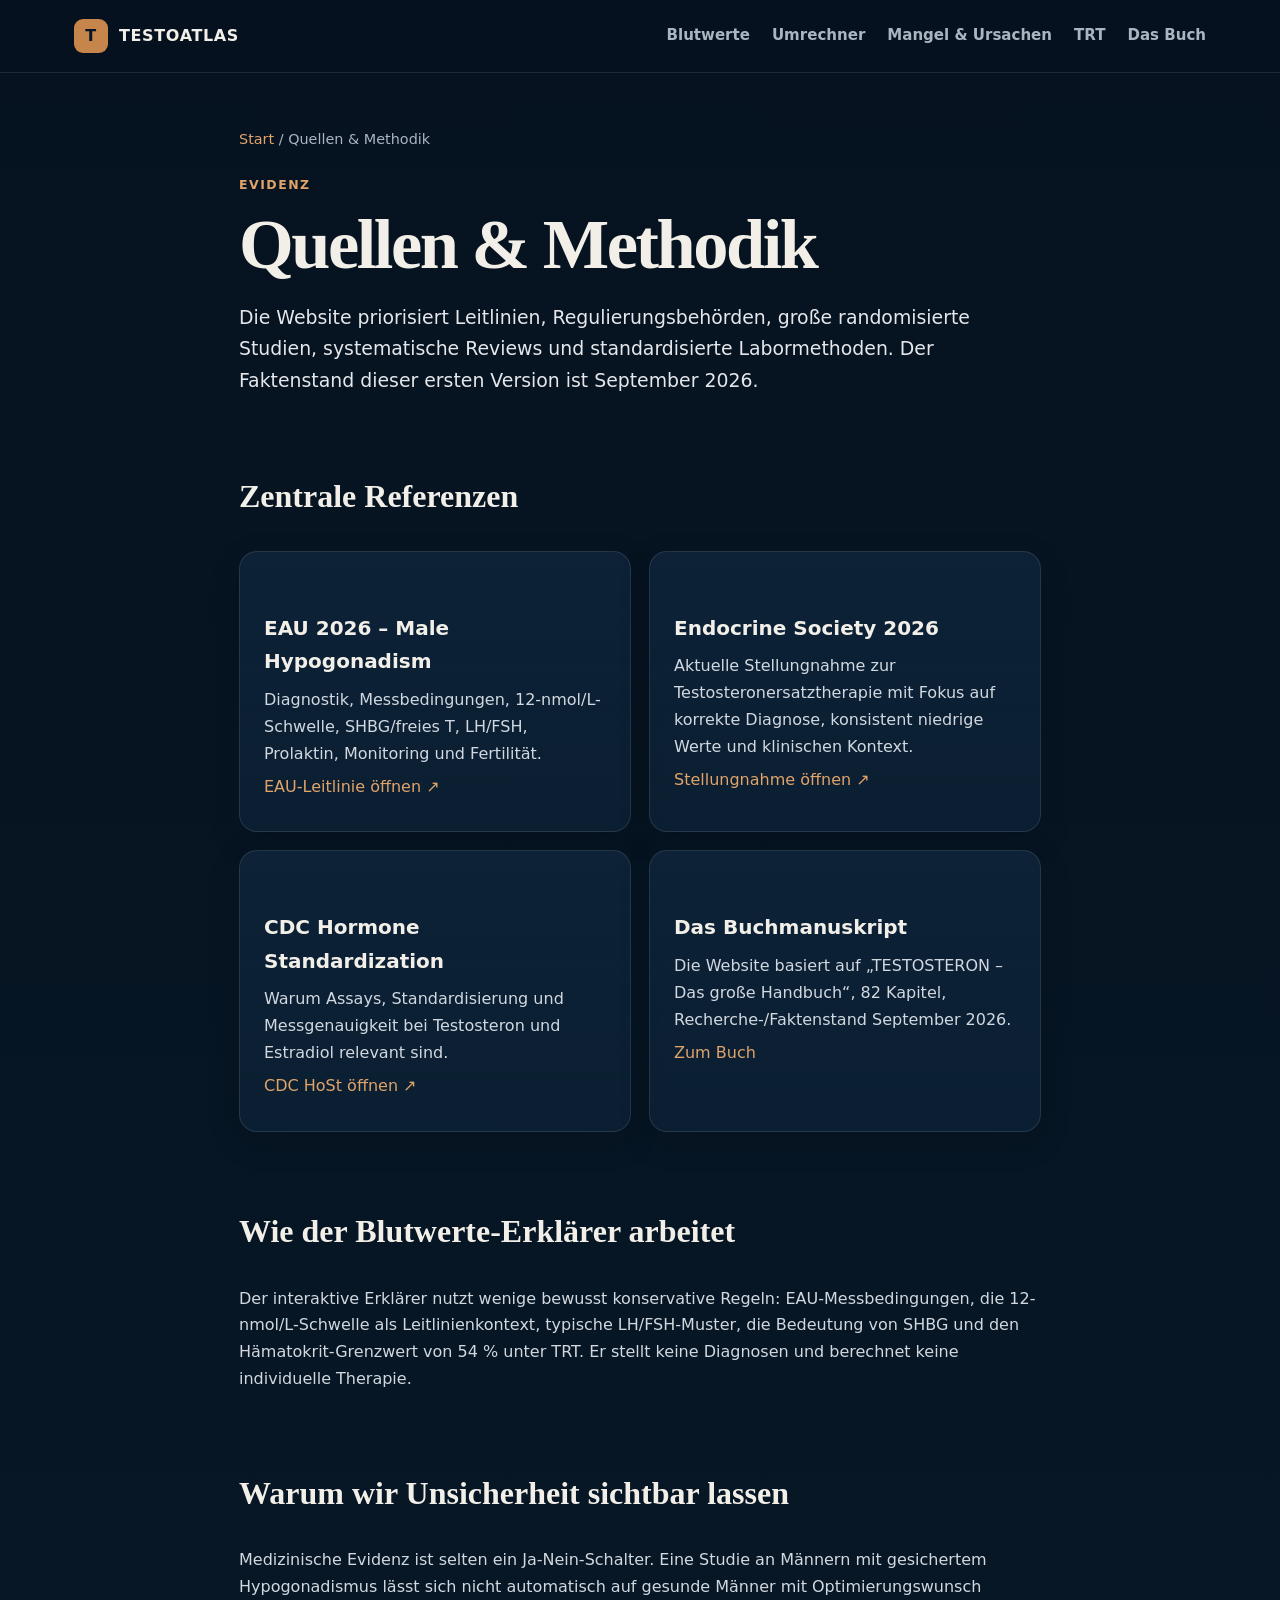
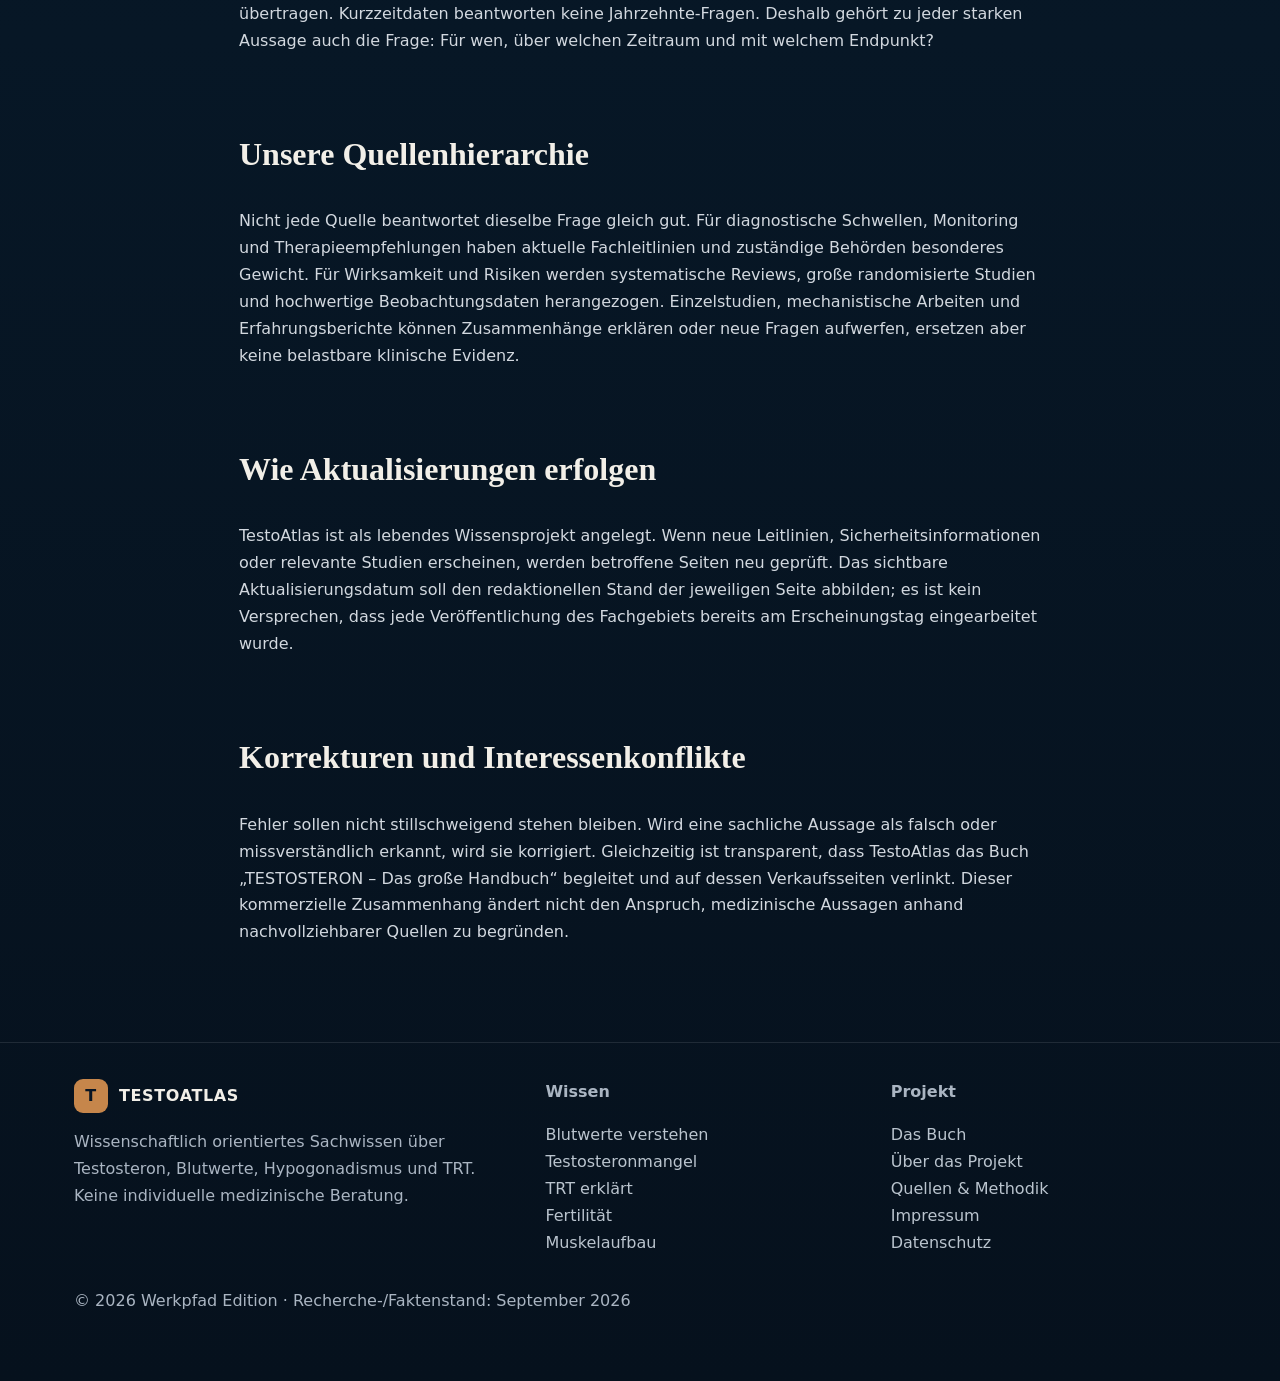
<file: quellen.html>
<!doctype html><html lang="de"><head><meta charset="utf-8"><meta name="viewport" content="width=device-width,initial-scale=1"><meta name="theme-color" content="#071423"><link rel="icon" href="assets/favicon.svg"><link rel="stylesheet" href="assets/style.css"><meta property="og:image" content="https://testoatlas.de/assets/og-testosteron.jpg"><meta property="og:type" content="website"><meta name="twitter:card" content="summary_large_image"><meta name="robots" content="index,follow,max-image-preview:large"><meta name="author" content="Marius Velten"><meta property="og:site_name" content="TestoAtlas"><title>Quellen &amp; Methodik | TestoAtlas</title><link rel="canonical" href="https://testoatlas.de/quellen.html"><meta property="og:url" content="https://testoatlas.de/quellen.html"><meta name="description" content="Leitlinien, Laborstandardisierung und Methodik hinter TestoAtlas – EAU 2026, Endocrine Society, CDC und Buchmanuskript."><meta property="og:title" content="Quellen &amp; Methodik | TestoAtlas"><meta property="og:description" content="Leitlinien, Laborstandardisierung und Methodik hinter TestoAtlas – EAU 2026, Endocrine Society, CDC und Buchmanuskript."><script type="application/ld+json">{"@context":"https://schema.org","@type":"WebPage","name":"Quellen & Methodik | TestoAtlas","url":"https://testoatlas.de/quellen.html","description":"Quellenhierarchie, Leitlinien, Laborstandardisierung und redaktionelle Methodik hinter TestoAtlas.","inLanguage":"de","dateModified":"2026-09-27T21:20:00+02:00","author":{"@type":"Person","name":"Marius Velten","url":"https://testoatlas.de/ueber.html"},"isPartOf":{"@type":"WebSite","name":"TestoAtlas","url":"https://testoatlas.de/"}}</script></head><body class=""><header class="site-header"><div class="wrap nav"><a class="brand" href="index.html"><span class="brand-mark">T</span><span>TESTOATLAS</span></a><button class="menu-btn" aria-label="Menü öffnen">Menü</button><nav class="nav-links"><a href="blutwerte.html">Blutwerte</a><a href="umrechner.html">Umrechner</a><a href="testosteronmangel.html">Mangel & Ursachen</a><a href="trt.html">TRT</a><a href="buch.html">Das Buch</a></nav></div></header><main class="article"><div class="breadcrumb"><a href="index.html">Start</a> / Quellen & Methodik</div><div class="kicker">Evidenz</div><h1>Quellen & Methodik</h1><p class="intro">Die Website priorisiert Leitlinien, Regulierungsbehörden, große randomisierte Studien, systematische Reviews und standardisierte Labormethoden. Der Faktenstand dieser ersten Version ist September 2026.</p><h2>Zentrale Referenzen</h2><div class="grid grid-2"><div class="card"><h3>EAU 2026 – Male Hypogonadism</h3><p>Diagnostik, Messbedingungen, 12-nmol/L-Schwelle, SHBG/freies T, LH/FSH, Prolaktin, Monitoring und Fertilität.</p><p><a href="https://uroweb.org/guidelines/sexual-and-reproductivehealth/chapter/male-hypogonadism" rel="noopener" target="_blank">EAU-Leitlinie öffnen ↗</a></p></div><div class="card"><h3>Endocrine Society 2026</h3><p>Aktuelle Stellungnahme zur Testosteronersatztherapie mit Fokus auf korrekte Diagnose, konsistent niedrige Werte und klinischen Kontext.</p><p><a href="https://www.endocrine.org/news-and-advocacy/news-room/2026/statement-on-testosterone-replacement-therapy" rel="noopener" target="_blank">Stellungnahme öffnen ↗</a></p></div><div class="card"><h3>CDC Hormone Standardization</h3><p>Warum Assays, Standardisierung und Messgenauigkeit bei Testosteron und Estradiol relevant sind.</p><p><a href="https://www.cdc.gov/clinical-standardization-programs/php/hormones/index.html" rel="noopener" target="_blank">CDC HoSt öffnen ↗</a></p></div><div class="card"><h3>Das Buchmanuskript</h3><p>Die Website basiert auf „TESTOSTERON – Das große Handbuch“, 82 Kapitel, Recherche-/Faktenstand September 2026.</p><p><a href="buch.html">Zum Buch</a></p></div></div><h2>Wie der Blutwerte-Erklärer arbeitet</h2><p>Der interaktive Erklärer nutzt wenige bewusst konservative Regeln: EAU-Messbedingungen, die 12-nmol/L-Schwelle als Leitlinienkontext, typische LH/FSH-Muster, die Bedeutung von SHBG und den Hämatokrit-Grenzwert von 54 % unter TRT. Er stellt keine Diagnosen und berechnet keine individuelle Therapie.</p><h2>Warum wir Unsicherheit sichtbar lassen</h2><p>Medizinische Evidenz ist selten ein Ja-Nein-Schalter. Eine Studie an Männern mit gesichertem Hypogonadismus lässt sich nicht automatisch auf gesunde Männer mit Optimierungswunsch übertragen. Kurzzeitdaten beantworten keine Jahrzehnte-Fragen. Deshalb gehört zu jeder starken Aussage auch die Frage: Für wen, über welchen Zeitraum und mit welchem Endpunkt?</p><h2>Unsere Quellenhierarchie</h2><p>Nicht jede Quelle beantwortet dieselbe Frage gleich gut. Für diagnostische Schwellen, Monitoring und Therapieempfehlungen haben aktuelle Fachleitlinien und zuständige Behörden besonderes Gewicht. Für Wirksamkeit und Risiken werden systematische Reviews, große randomisierte Studien und hochwertige Beobachtungsdaten herangezogen. Einzelstudien, mechanistische Arbeiten und Erfahrungsberichte können Zusammenhänge erklären oder neue Fragen aufwerfen, ersetzen aber keine belastbare klinische Evidenz.</p><h2>Wie Aktualisierungen erfolgen</h2><p>TestoAtlas ist als lebendes Wissensprojekt angelegt. Wenn neue Leitlinien, Sicherheitsinformationen oder relevante Studien erscheinen, werden betroffene Seiten neu geprüft. Das sichtbare Aktualisierungsdatum soll den redaktionellen Stand der jeweiligen Seite abbilden; es ist kein Versprechen, dass jede Veröffentlichung des Fachgebiets bereits am Erscheinungstag eingearbeitet wurde.</p><h2>Korrekturen und Interessenkonflikte</h2><p>Fehler sollen nicht stillschweigend stehen bleiben. Wird eine sachliche Aussage als falsch oder missverständlich erkannt, wird sie korrigiert. Gleichzeitig ist transparent, dass TestoAtlas das Buch „TESTOSTERON – Das große Handbuch“ begleitet und auf dessen Verkaufsseiten verlinkt. Dieser kommerzielle Zusammenhang ändert nicht den Anspruch, medizinische Aussagen anhand nachvollziehbarer Quellen zu begründen.</p></main><footer class="footer"><div class="wrap footer-grid"><div><div class="brand"><span class="brand-mark">T</span><span>TESTOATLAS</span></div><p>Wissenschaftlich orientiertes Sachwissen über Testosteron, Blutwerte, Hypogonadismus und TRT. Keine individuelle medizinische Beratung.</p></div><div><strong>Wissen</strong><p><a href="blutwerte.html">Blutwerte verstehen</a><br><a href="testosteronmangel.html">Testosteronmangel</a><br><a href="trt.html">TRT erklärt</a><br><a href="fruchtbarkeit.html">Fertilität</a><br><a href="muskelaufbau.html">Muskelaufbau</a></p></div><div><strong>Projekt</strong><p><a href="buch.html">Das Buch</a><br><a href="ueber.html">Über das Projekt</a><br><a href="quellen.html">Quellen & Methodik</a><br><a href="impressum.html">Impressum</a><br><a href="datenschutz.html">Datenschutz</a></p></div></div><div class="wrap"><p class="dim">© <span data-year></span> Werkpfad Edition · Recherche-/Faktenstand: September 2026</p></div></footer><script src="assets/main.js"></script></body></html>
</file>
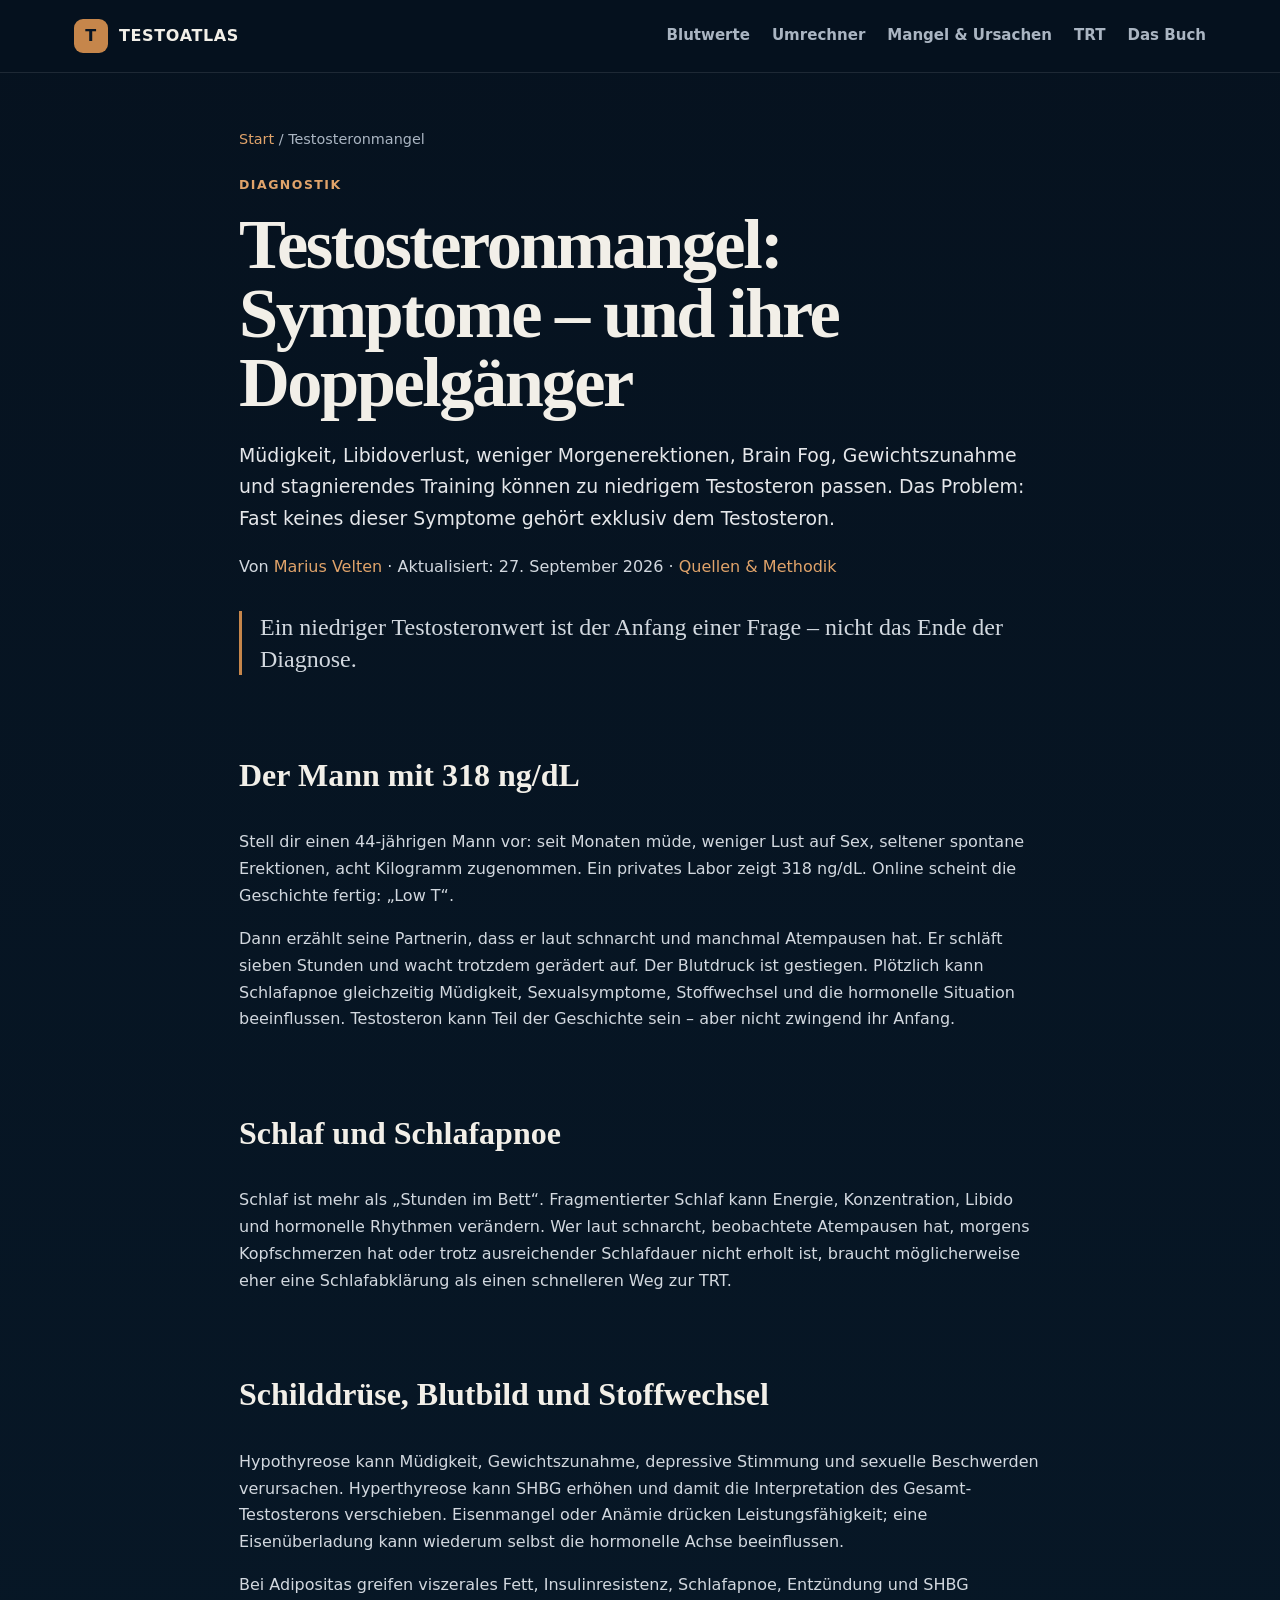
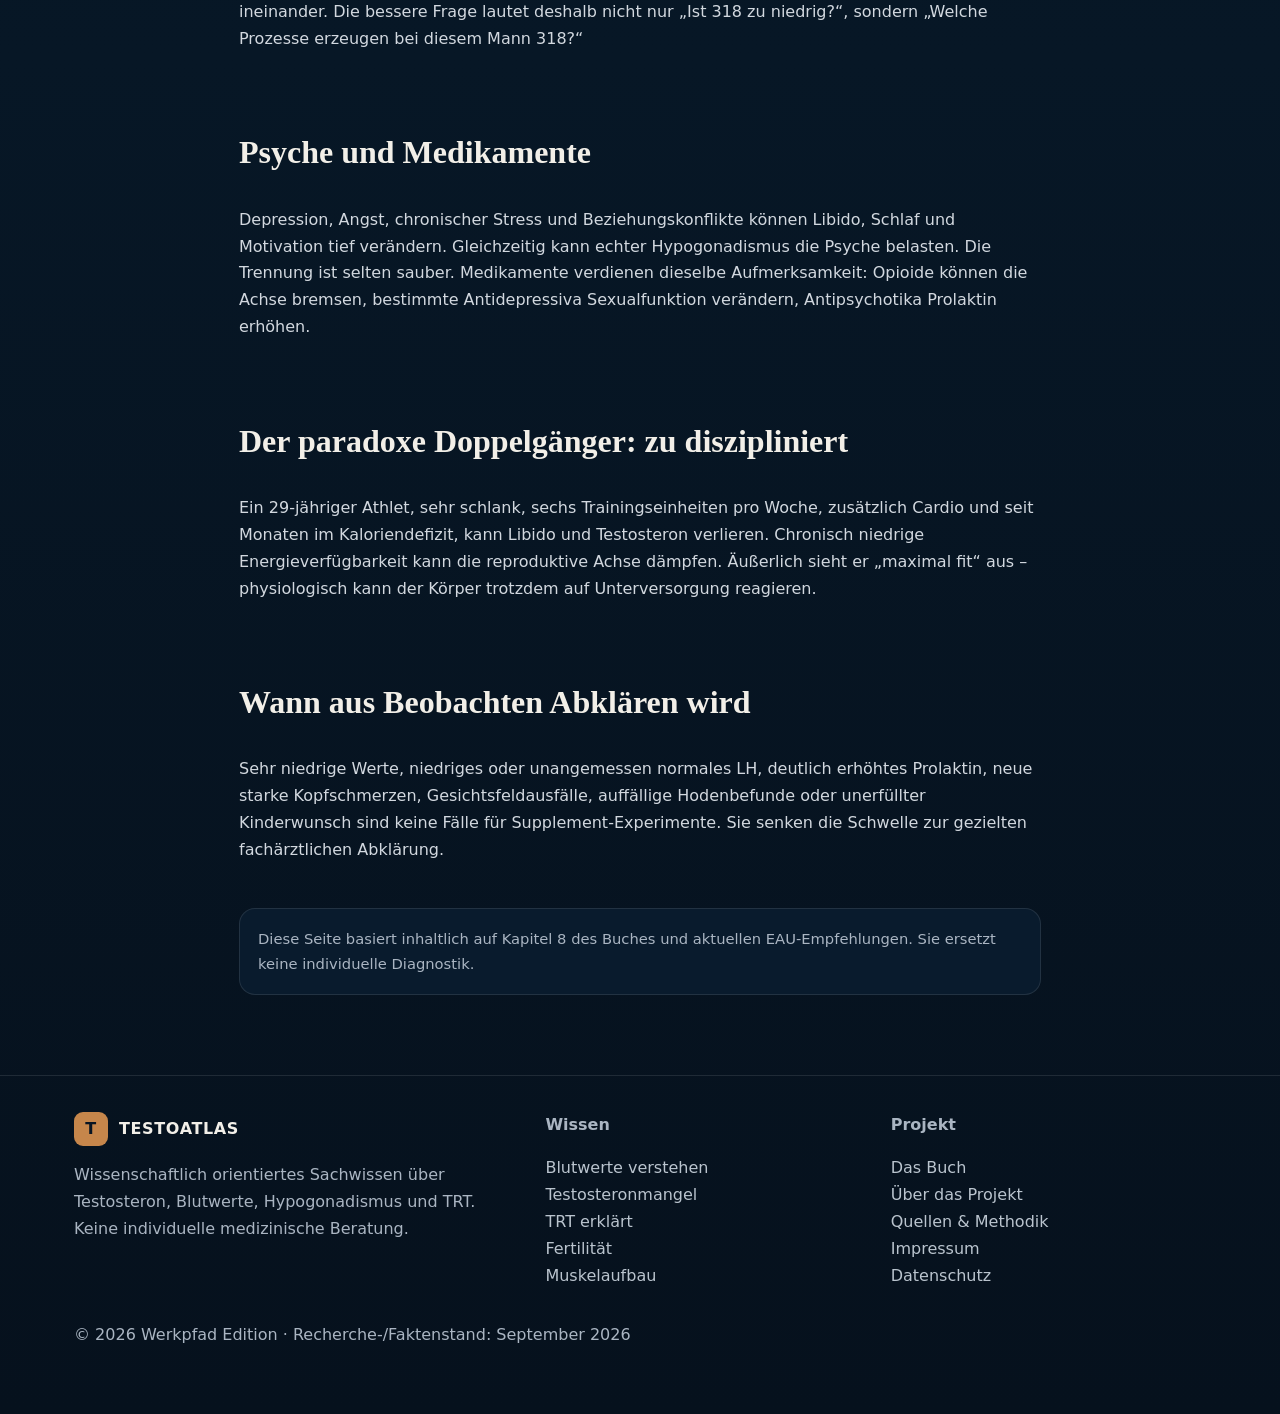
<file: testosteronmangel.html>
<!doctype html><html lang="de"><head><meta charset="utf-8"><meta name="viewport" content="width=device-width,initial-scale=1"><meta name="theme-color" content="#071423"><link rel="icon" href="assets/favicon.svg"><link rel="stylesheet" href="assets/style.css"><meta property="og:image" content="https://testoatlas.de/assets/og-testosteron.jpg"><meta property="og:type" content="article"><meta name="twitter:card" content="summary_large_image"><meta name="robots" content="index,follow,max-image-preview:large"><meta name="author" content="Marius Velten"><meta property="og:site_name" content="TestoAtlas"><title>Testosteronmangel: Symptome, Ursachen &amp; Doppelgänger</title><link rel="canonical" href="https://testoatlas.de/testosteronmangel.html"><meta property="og:url" content="https://testoatlas.de/testosteronmangel.html"><meta name="description" content="Welche Symptome passen zu Testosteronmangel – und welche Ursachen sehen genauso aus? Schlafapnoe, Schilddrüse, Medikamente, Adipositas, Energiedefizit und mehr."><meta property="og:title" content="Testosteronmangel: Symptome, Ursachen &amp; Doppelgänger"><meta property="og:description" content="Welche Symptome passen zu Testosteronmangel – und welche Ursachen sehen genauso aus? Schlafapnoe, Schilddrüse, Medikamente, Adipositas, Energiedefizit und mehr."><script type="application/ld+json">{"@context":"https://schema.org","@type":"Article","headline":"Testosteronmangel: Symptome – und ihre Doppelgänger","description":"Testosteronmangel einordnen: typische Symptome, mögliche Ursachen und wichtige Doppelgänger wie Schlafapnoe, Schilddrüse, Medikamente oder Energiedefizit.","inLanguage":"de","image":"https://testoatlas.de/assets/og-testosteron.jpg","datePublished":"2026-09-26T18:30:00+02:00","dateModified":"2026-09-27T21:20:00+02:00","mainEntityOfPage":{"@type":"WebPage","@id":"https://testoatlas.de/testosteronmangel.html"},"author":{"@type":"Person","name":"Marius Velten","url":"https://testoatlas.de/ueber.html"},"publisher":{"@type":"Organization","name":"Werkpfad Edition","url":"https://testoatlas.de/","logo":{"@type":"ImageObject","url":"https://testoatlas.de/assets/favicon.svg"}}}</script></head><body class=""><header class="site-header"><div class="wrap nav"><a class="brand" href="index.html"><span class="brand-mark">T</span><span>TESTOATLAS</span></a><button class="menu-btn" aria-label="Menü öffnen">Menü</button><nav class="nav-links"><a href="blutwerte.html">Blutwerte</a><a href="umrechner.html">Umrechner</a><a href="testosteronmangel.html">Mangel & Ursachen</a><a href="trt.html">TRT</a><a href="buch.html">Das Buch</a></nav></div></header><main class="article"><div class="breadcrumb"><a href="index.html">Start</a> / Testosteronmangel</div><div class="kicker">Diagnostik</div><h1>Testosteronmangel: Symptome – und ihre Doppelgänger</h1><p class="intro">Müdigkeit, Libidoverlust, weniger Morgenerektionen, Brain Fog, Gewichtszunahme und stagnierendes Training können zu niedrigem Testosteron passen. Das Problem: Fast keines dieser Symptome gehört exklusiv dem Testosteron.</p><p class="dim">Von <a href="ueber.html">Marius Velten</a> · Aktualisiert: 27. September 2026 · <a href="quellen.html">Quellen &amp; Methodik</a></p><p class="quote">Ein niedriger Testosteronwert ist der Anfang einer Frage – nicht das Ende der Diagnose.</p>
<h2>Der Mann mit 318 ng/dL</h2><p>Stell dir einen 44-jährigen Mann vor: seit Monaten müde, weniger Lust auf Sex, seltener spontane Erektionen, acht Kilogramm zugenommen. Ein privates Labor zeigt 318 ng/dL. Online scheint die Geschichte fertig: „Low T“.</p><p>Dann erzählt seine Partnerin, dass er laut schnarcht und manchmal Atempausen hat. Er schläft sieben Stunden und wacht trotzdem gerädert auf. Der Blutdruck ist gestiegen. Plötzlich kann Schlafapnoe gleichzeitig Müdigkeit, Sexualsymptome, Stoffwechsel und die hormonelle Situation beeinflussen. Testosteron kann Teil der Geschichte sein – aber nicht zwingend ihr Anfang.</p>
<h2>Schlaf und Schlafapnoe</h2><p>Schlaf ist mehr als „Stunden im Bett“. Fragmentierter Schlaf kann Energie, Konzentration, Libido und hormonelle Rhythmen verändern. Wer laut schnarcht, beobachtete Atempausen hat, morgens Kopfschmerzen hat oder trotz ausreichender Schlafdauer nicht erholt ist, braucht möglicherweise eher eine Schlafabklärung als einen schnelleren Weg zur TRT.</p>
<h2>Schilddrüse, Blutbild und Stoffwechsel</h2><p>Hypothyreose kann Müdigkeit, Gewichtszunahme, depressive Stimmung und sexuelle Beschwerden verursachen. Hyperthyreose kann SHBG erhöhen und damit die Interpretation des Gesamt-Testosterons verschieben. Eisenmangel oder Anämie drücken Leistungsfähigkeit; eine Eisenüberladung kann wiederum selbst die hormonelle Achse beeinflussen.</p><p>Bei Adipositas greifen viszerales Fett, Insulinresistenz, Schlafapnoe, Entzündung und SHBG ineinander. Die bessere Frage lautet deshalb nicht nur „Ist 318 zu niedrig?“, sondern „Welche Prozesse erzeugen bei diesem Mann 318?“</p>
<h2>Psyche und Medikamente</h2><p>Depression, Angst, chronischer Stress und Beziehungskonflikte können Libido, Schlaf und Motivation tief verändern. Gleichzeitig kann echter Hypogonadismus die Psyche belasten. Die Trennung ist selten sauber. Medikamente verdienen dieselbe Aufmerksamkeit: Opioide können die Achse bremsen, bestimmte Antidepressiva Sexualfunktion verändern, Antipsychotika Prolaktin erhöhen.</p>
<h2>Der paradoxe Doppelgänger: zu diszipliniert</h2><p>Ein 29-jähriger Athlet, sehr schlank, sechs Trainingseinheiten pro Woche, zusätzlich Cardio und seit Monaten im Kaloriendefizit, kann Libido und Testosteron verlieren. Chronisch niedrige Energieverfügbarkeit kann die reproduktive Achse dämpfen. Äußerlich sieht er „maximal fit“ aus – physiologisch kann der Körper trotzdem auf Unterversorgung reagieren.</p>
<h2>Wann aus Beobachten Abklären wird</h2><p>Sehr niedrige Werte, niedriges oder unangemessen normales LH, deutlich erhöhtes Prolaktin, neue starke Kopfschmerzen, Gesichtsfeldausfälle, auffällige Hodenbefunde oder unerfüllter Kinderwunsch sind keine Fälle für Supplement-Experimente. Sie senken die Schwelle zur gezielten fachärztlichen Abklärung.</p><div class="source-box">Diese Seite basiert inhaltlich auf Kapitel 8 des Buches und aktuellen EAU-Empfehlungen. Sie ersetzt keine individuelle Diagnostik.</div></main><footer class="footer"><div class="wrap footer-grid"><div><div class="brand"><span class="brand-mark">T</span><span>TESTOATLAS</span></div><p>Wissenschaftlich orientiertes Sachwissen über Testosteron, Blutwerte, Hypogonadismus und TRT. Keine individuelle medizinische Beratung.</p></div><div><strong>Wissen</strong><p><a href="blutwerte.html">Blutwerte verstehen</a><br><a href="testosteronmangel.html">Testosteronmangel</a><br><a href="trt.html">TRT erklärt</a><br><a href="fruchtbarkeit.html">Fertilität</a><br><a href="muskelaufbau.html">Muskelaufbau</a></p></div><div><strong>Projekt</strong><p><a href="buch.html">Das Buch</a><br><a href="ueber.html">Über das Projekt</a><br><a href="quellen.html">Quellen & Methodik</a><br><a href="impressum.html">Impressum</a><br><a href="datenschutz.html">Datenschutz</a></p></div></div><div class="wrap"><p class="dim">© <span data-year></span> Werkpfad Edition · Recherche-/Faktenstand: September 2026</p></div></footer><script src="assets/main.js"></script></body></html>
</file>
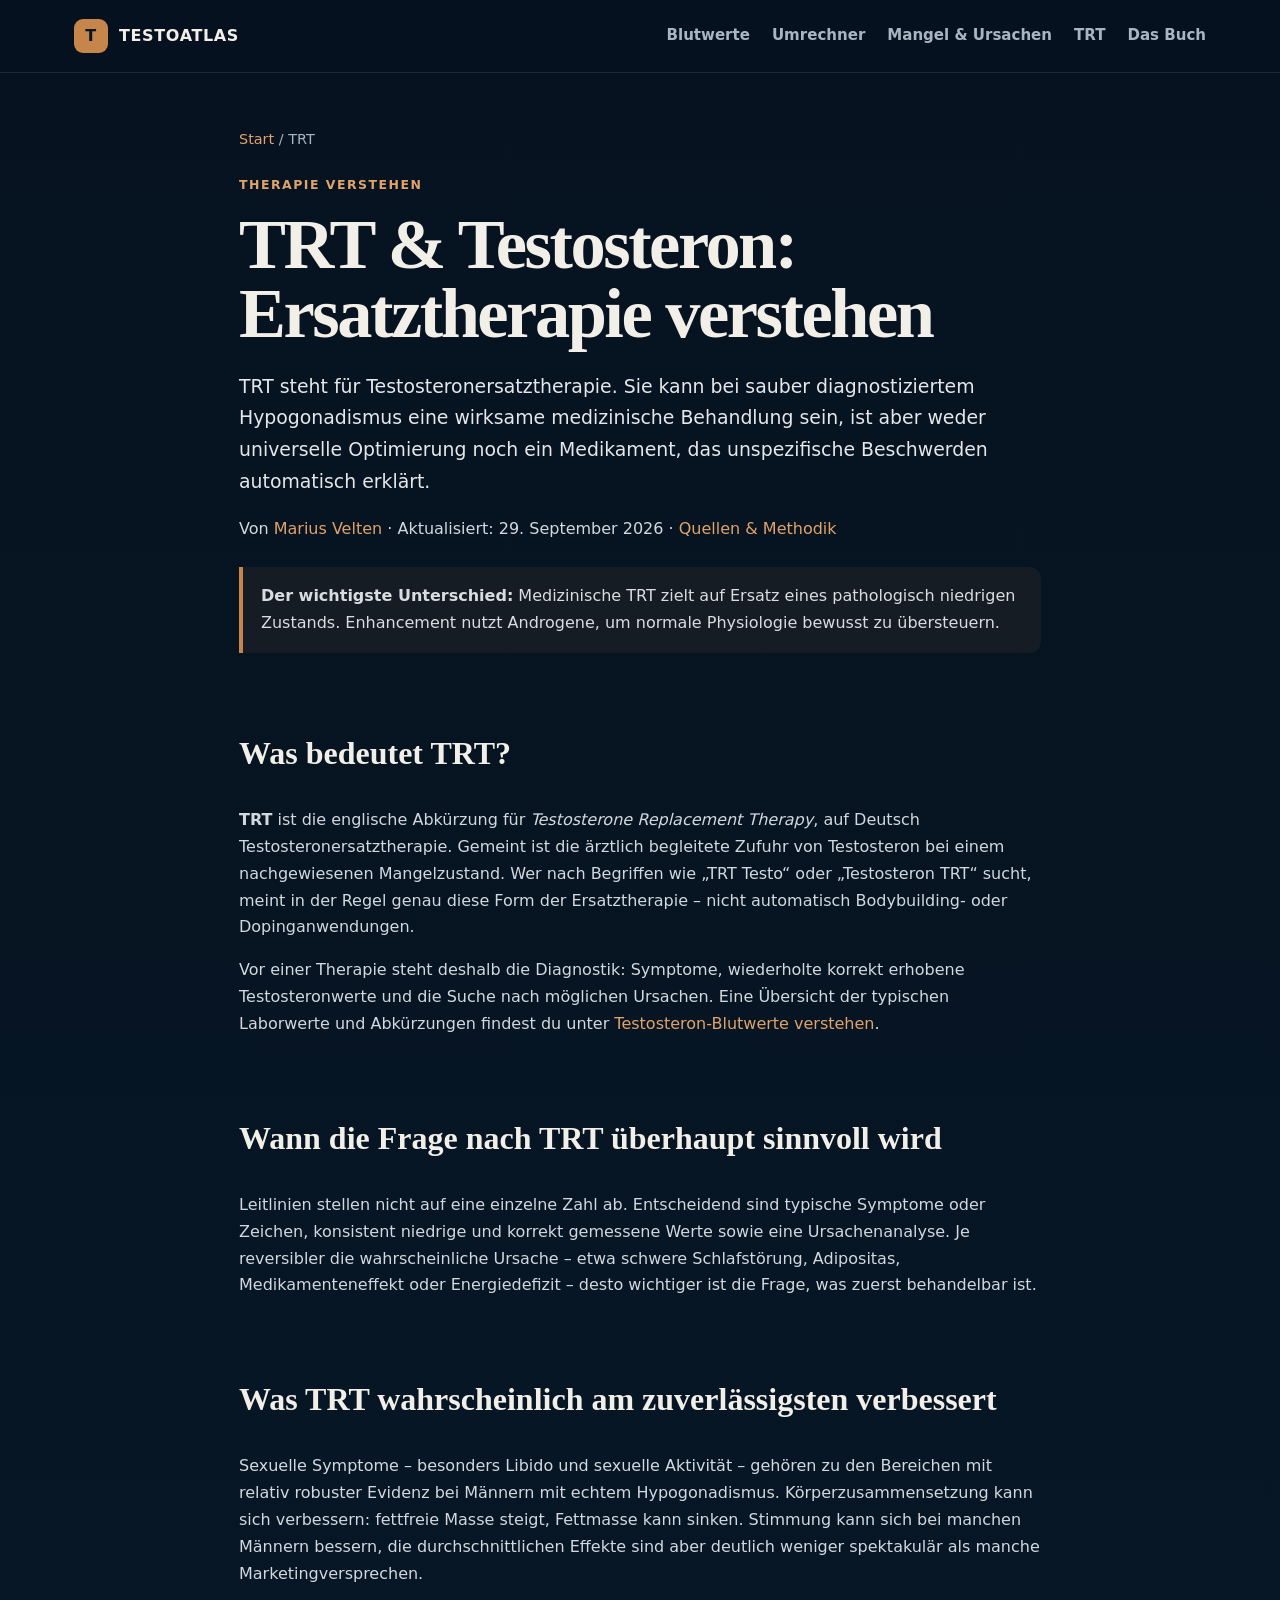
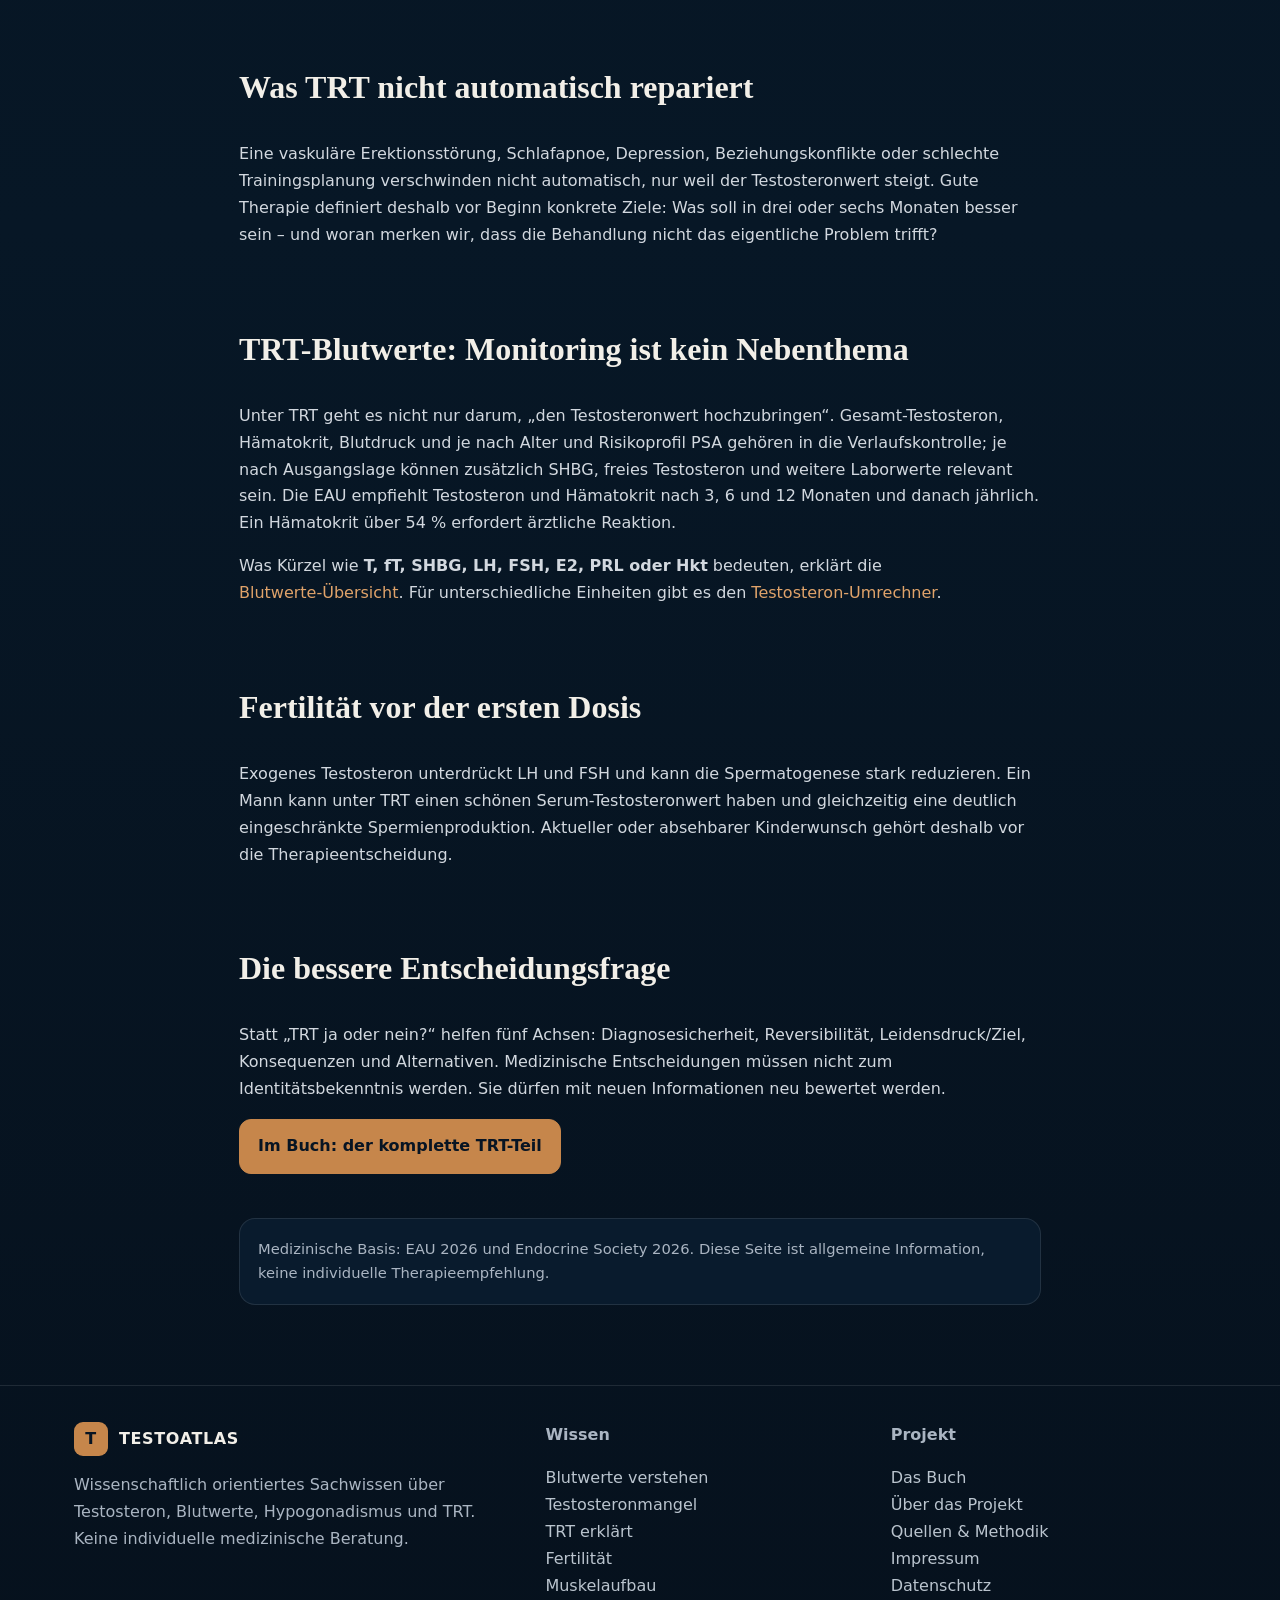
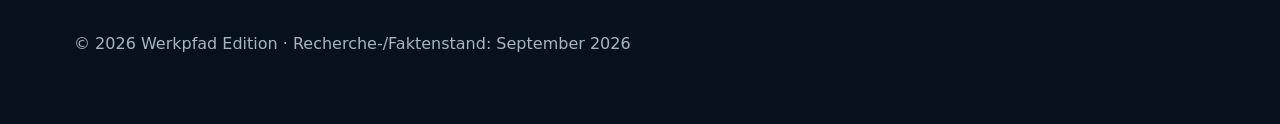
<file: trt.html>
<!doctype html><html lang="de"><head><meta charset="utf-8"><meta name="viewport" content="width=device-width,initial-scale=1"><meta name="theme-color" content="#071423"><link rel="icon" href="assets/favicon.svg"><link rel="stylesheet" href="assets/style.css"><meta property="og:image" content="https://testoatlas.de/assets/og-testosteron.jpg"><meta property="og:type" content="article"><meta name="twitter:card" content="summary_large_image"><meta name="robots" content="index,follow,max-image-preview:large"><meta name="author" content="Marius Velten"><meta property="og:site_name" content="TestoAtlas"><title>TRT &amp; Testosteron: Wirkung, Blutwerte, Risiken &amp; Monitoring</title><link rel="canonical" href="https://testoatlas.de/trt.html"><meta property="og:url" content="https://testoatlas.de/trt.html"><meta name="description" content="TRT und Testosteron verständlich erklärt: Bedeutung der Testosteronersatztherapie, wichtige Blutwerte, Nutzen, Risiken, Monitoring, Fertilität und Therapieziele."><meta property="og:title" content="TRT &amp; Testosteron: Wirkung, Blutwerte, Risiken &amp; Monitoring"><meta property="og:description" content="TRT steht für Testosteronersatztherapie. Bedeutung, Blutwerte, Nutzen, Risiken, Monitoring und Fertilität verständlich und evidenzorientiert erklärt."><script type="application/ld+json">{"@context":"https://schema.org","@type":"Article","headline":"TRT und Testosteron: Testosteronersatztherapie verstehen","description":"TRT und Testosteron verständlich erklärt: Bedeutung, Blutwerte, Nutzen, Grenzen, Risiken, Monitoring und Fertilität bei Testosteronersatztherapie.","inLanguage":"de","image":"https://testoatlas.de/assets/og-testosteron.jpg","datePublished":"2026-09-26T18:30:00+02:00","dateModified":"2026-09-29T22:10:00+02:00","mainEntityOfPage":{"@type":"WebPage","@id":"https://testoatlas.de/trt.html"},"author":{"@type":"Person","name":"Marius Velten","url":"https://testoatlas.de/ueber.html"},"publisher":{"@type":"Organization","name":"Werkpfad Edition","url":"https://testoatlas.de/","logo":{"@type":"ImageObject","url":"https://testoatlas.de/assets/favicon.svg"}}}</script></head><body class=""><header class="site-header"><div class="wrap nav"><a class="brand" href="index.html"><span class="brand-mark">T</span><span>TESTOATLAS</span></a><button class="menu-btn" aria-label="Menü öffnen">Menü</button><nav class="nav-links"><a href="blutwerte.html">Blutwerte</a><a href="umrechner.html">Umrechner</a><a href="testosteronmangel.html">Mangel & Ursachen</a><a href="trt.html">TRT</a><a href="buch.html">Das Buch</a></nav></div></header><main class="article"><div class="breadcrumb"><a href="index.html">Start</a> / TRT</div><div class="kicker">Therapie verstehen</div><h1>TRT &amp; Testosteron: Ersatztherapie verstehen</h1><p class="intro">TRT steht für Testosteronersatztherapie. Sie kann bei sauber diagnostiziertem Hypogonadismus eine wirksame medizinische Behandlung sein, ist aber weder universelle Optimierung noch ein Medikament, das unspezifische Beschwerden automatisch erklärt.</p><p class="dim">Von <a href="ueber.html">Marius Velten</a> · Aktualisiert: 29. September 2026 · <a href="quellen.html">Quellen &amp; Methodik</a></p><div class="notice"><strong>Der wichtigste Unterschied:</strong> Medizinische TRT zielt auf Ersatz eines pathologisch niedrigen Zustands. Enhancement nutzt Androgene, um normale Physiologie bewusst zu übersteuern.</div><h2>Was bedeutet TRT?</h2><p><strong>TRT</strong> ist die englische Abkürzung für <em>Testosterone Replacement Therapy</em>, auf Deutsch Testosteronersatztherapie. Gemeint ist die ärztlich begleitete Zufuhr von Testosteron bei einem nachgewiesenen Mangelzustand. Wer nach Begriffen wie „TRT Testo“ oder „Testosteron TRT“ sucht, meint in der Regel genau diese Form der Ersatztherapie – nicht automatisch Bodybuilding- oder Dopinganwendungen.</p><p>Vor einer Therapie steht deshalb die Diagnostik: Symptome, wiederholte korrekt erhobene Testosteronwerte und die Suche nach möglichen Ursachen. Eine Übersicht der typischen Laborwerte und Abkürzungen findest du unter <a href="blutwerte.html">Testosteron-Blutwerte verstehen</a>.</p>
<h2>Wann die Frage nach TRT überhaupt sinnvoll wird</h2><p>Leitlinien stellen nicht auf eine einzelne Zahl ab. Entscheidend sind typische Symptome oder Zeichen, konsistent niedrige und korrekt gemessene Werte sowie eine Ursachenanalyse. Je reversibler die wahrscheinliche Ursache – etwa schwere Schlafstörung, Adipositas, Medikamenteneffekt oder Energiedefizit – desto wichtiger ist die Frage, was zuerst behandelbar ist.</p>
<h2>Was TRT wahrscheinlich am zuverlässigsten verbessert</h2><p>Sexuelle Symptome – besonders Libido und sexuelle Aktivität – gehören zu den Bereichen mit relativ robuster Evidenz bei Männern mit echtem Hypogonadismus. Körperzusammensetzung kann sich verbessern: fettfreie Masse steigt, Fettmasse kann sinken. Stimmung kann sich bei manchen Männern bessern, die durchschnittlichen Effekte sind aber deutlich weniger spektakulär als manche Marketingversprechen.</p>
<h2>Was TRT nicht automatisch repariert</h2><p>Eine vaskuläre Erektionsstörung, Schlafapnoe, Depression, Beziehungskonflikte oder schlechte Trainingsplanung verschwinden nicht automatisch, nur weil der Testosteronwert steigt. Gute Therapie definiert deshalb vor Beginn konkrete Ziele: Was soll in drei oder sechs Monaten besser sein – und woran merken wir, dass die Behandlung nicht das eigentliche Problem trifft?</p>
<h2>TRT-Blutwerte: Monitoring ist kein Nebenthema</h2><p>Unter TRT geht es nicht nur darum, „den Testosteronwert hochzubringen“. Gesamt-Testosteron, Hämatokrit, Blutdruck und je nach Alter und Risikoprofil PSA gehören in die Verlaufskontrolle; je nach Ausgangslage können zusätzlich SHBG, freies Testosteron und weitere Laborwerte relevant sein. Die EAU empfiehlt Testosteron und Hämatokrit nach 3, 6 und 12 Monaten und danach jährlich. Ein Hämatokrit über 54 % erfordert ärztliche Reaktion.</p><p>Was Kürzel wie <strong>T, fT, SHBG, LH, FSH, E2, PRL oder Hkt</strong> bedeuten, erklärt die <a href="blutwerte.html#abkuerzungen">Blutwerte-Übersicht</a>. Für unterschiedliche Einheiten gibt es den <a href="umrechner.html">Testosteron-Umrechner</a>.</p>
<h2>Fertilität vor der ersten Dosis</h2><p>Exogenes Testosteron unterdrückt LH und FSH und kann die Spermatogenese stark reduzieren. Ein Mann kann unter TRT einen schönen Serum-Testosteronwert haben und gleichzeitig eine deutlich eingeschränkte Spermienproduktion. Aktueller oder absehbarer Kinderwunsch gehört deshalb vor die Therapieentscheidung.</p>
<h2>Die bessere Entscheidungsfrage</h2><p>Statt „TRT ja oder nein?“ helfen fünf Achsen: Diagnosesicherheit, Reversibilität, Leidensdruck/Ziel, Konsequenzen und Alternativen. Medizinische Entscheidungen müssen nicht zum Identitätsbekenntnis werden. Sie dürfen mit neuen Informationen neu bewertet werden.</p><p><a class="btn btn-primary" href="buch.html">Im Buch: der komplette TRT-Teil</a></p><div class="source-box">Medizinische Basis: EAU 2026 und Endocrine Society 2026. Diese Seite ist allgemeine Information, keine individuelle Therapieempfehlung.</div></main><footer class="footer"><div class="wrap footer-grid"><div><div class="brand"><span class="brand-mark">T</span><span>TESTOATLAS</span></div><p>Wissenschaftlich orientiertes Sachwissen über Testosteron, Blutwerte, Hypogonadismus und TRT. Keine individuelle medizinische Beratung.</p></div><div><strong>Wissen</strong><p><a href="blutwerte.html">Blutwerte verstehen</a><br><a href="testosteronmangel.html">Testosteronmangel</a><br><a href="trt.html">TRT erklärt</a><br><a href="fruchtbarkeit.html">Fertilität</a><br><a href="muskelaufbau.html">Muskelaufbau</a></p></div><div><strong>Projekt</strong><p><a href="buch.html">Das Buch</a><br><a href="ueber.html">Über das Projekt</a><br><a href="quellen.html">Quellen & Methodik</a><br><a href="impressum.html">Impressum</a><br><a href="datenschutz.html">Datenschutz</a></p></div></div><div class="wrap"><p class="dim">© <span data-year></span> Werkpfad Edition · Recherche-/Faktenstand: September 2026</p></div></footer><script src="assets/main.js"></script></body></html>
</file>
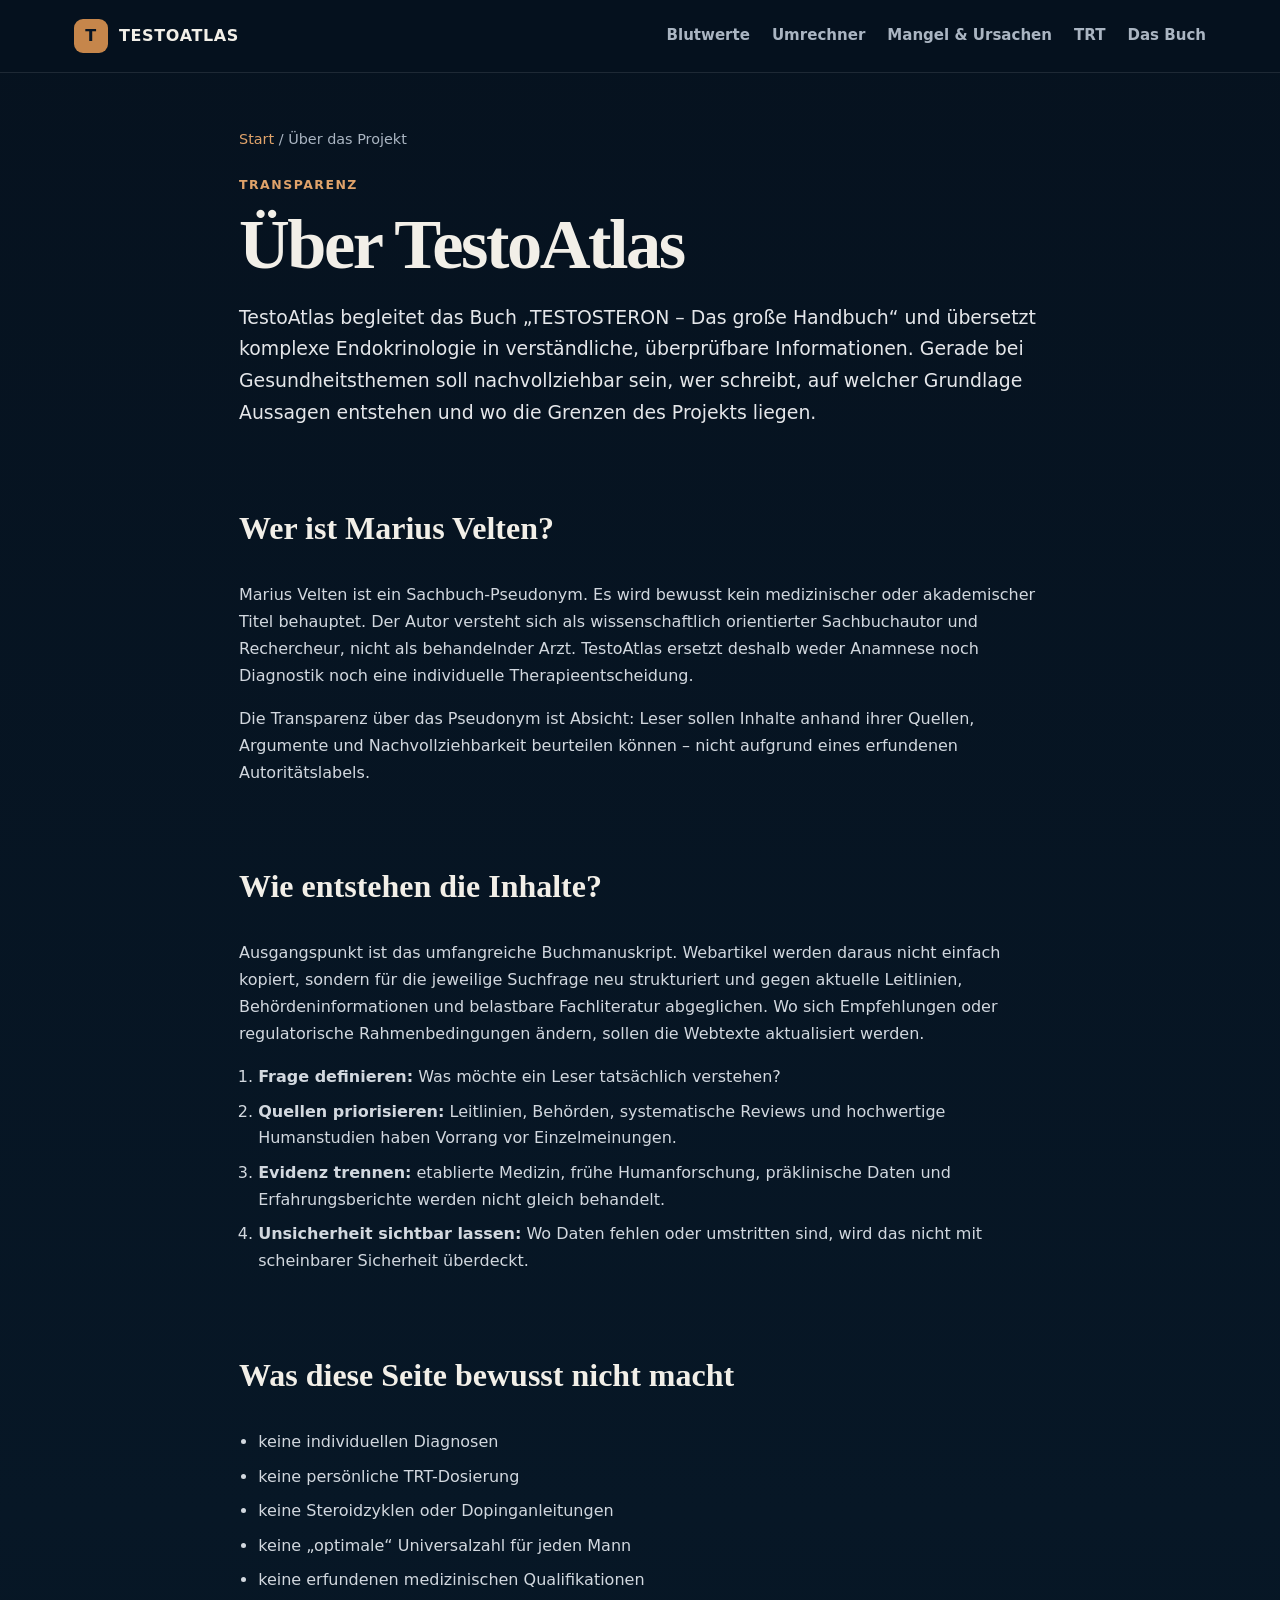
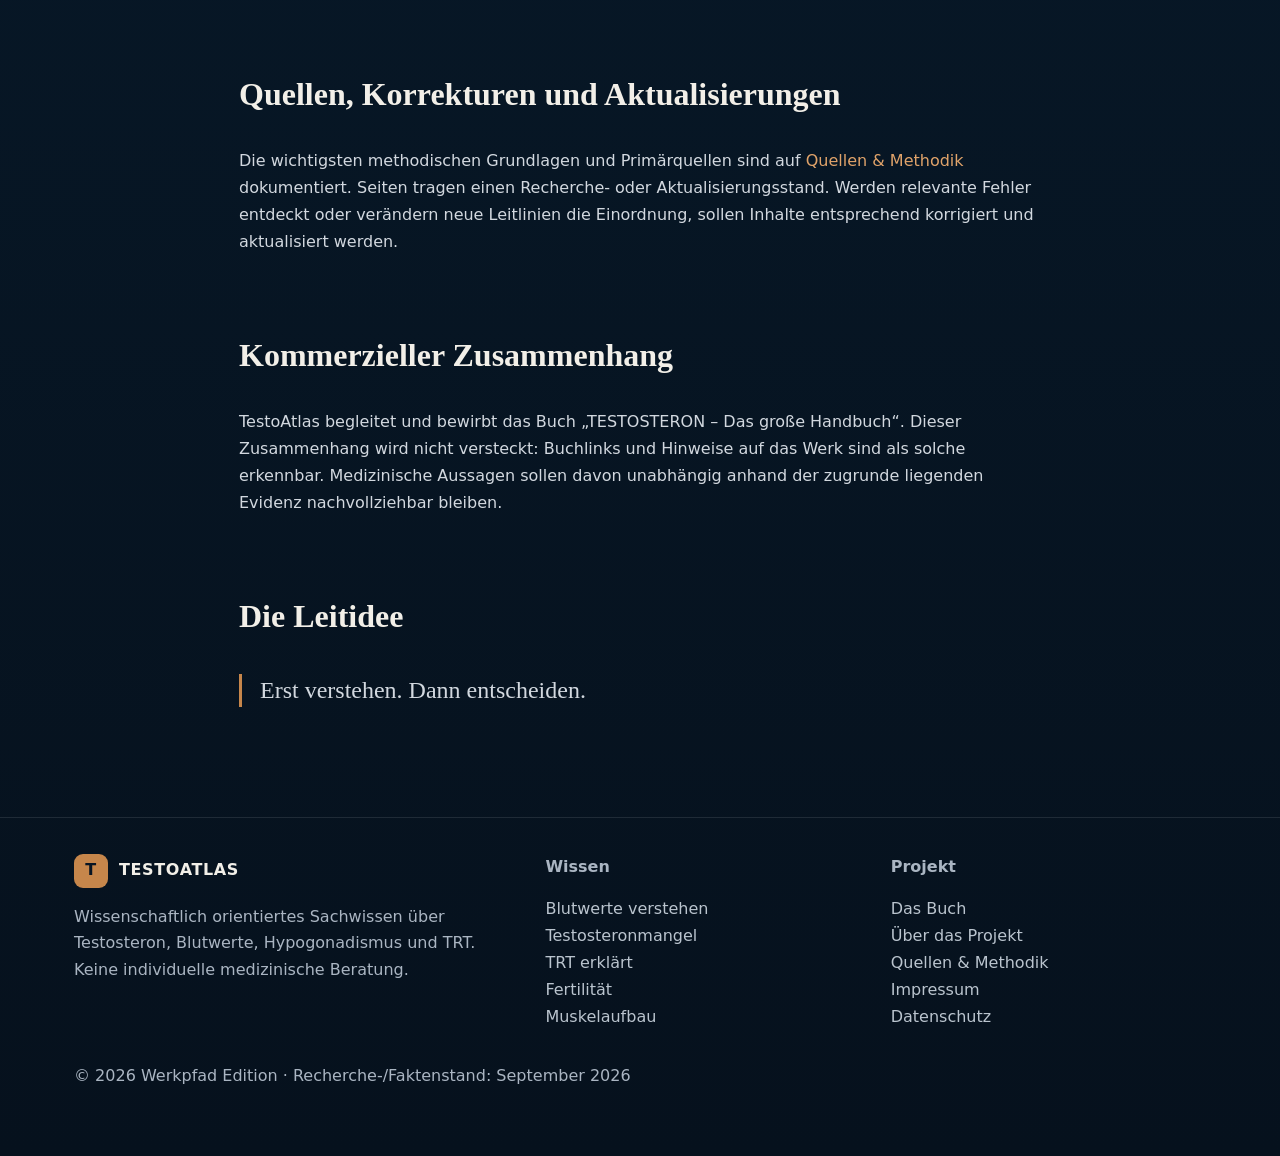
<file: ueber.html>
<!doctype html><html lang="de"><head><meta charset="utf-8"><meta name="viewport" content="width=device-width,initial-scale=1"><meta name="theme-color" content="#071423"><link rel="icon" href="assets/favicon.svg"><link rel="stylesheet" href="assets/style.css"><meta property="og:image" content="https://testoatlas.de/assets/og-testosteron.jpg"><meta property="og:type" content="website"><meta name="twitter:card" content="summary_large_image"><meta name="robots" content="index,follow,max-image-preview:large"><meta name="author" content="Marius Velten"><meta property="og:site_name" content="TestoAtlas"><title>Über TestoAtlas &amp; Marius Velten | Methodik &amp; Transparenz</title><link rel="canonical" href="https://testoatlas.de/ueber.html"><meta property="og:url" content="https://testoatlas.de/ueber.html"><meta name="description" content="Wer hinter TestoAtlas steht, wie Marius Velten recherchiert, welche Quellen priorisiert werden und wie medizinische Inhalte geprüft und aktualisiert werden."><meta property="og:title" content="Über TestoAtlas &amp; Marius Velten"><meta property="og:description" content="Autor, Rechercheprozess, Quellenhierarchie und Transparenz hinter TestoAtlas."><script type="application/ld+json">{"@context":"https://schema.org","@type":"ProfilePage","url":"https://testoatlas.de/ueber.html","dateModified":"2026-09-27T21:20:00+02:00","mainEntity":{"@type":"Person","name":"Marius Velten","url":"https://testoatlas.de/ueber.html","description":"Sachbuch-Pseudonym und Autor von TESTOSTERON – Das große Handbuch.","knowsAbout":["Testosteron","Hypogonadismus","Testosteronersatztherapie","Laborwerte","Endokrinologie"]}}</script></head><body class=""><header class="site-header"><div class="wrap nav"><a class="brand" href="index.html"><span class="brand-mark">T</span><span>TESTOATLAS</span></a><button class="menu-btn" aria-label="Menü öffnen">Menü</button><nav class="nav-links"><a href="blutwerte.html">Blutwerte</a><a href="umrechner.html">Umrechner</a><a href="testosteronmangel.html">Mangel & Ursachen</a><a href="trt.html">TRT</a><a href="buch.html">Das Buch</a></nav></div></header><main class="article"><div class="breadcrumb"><a href="index.html">Start</a> / Über das Projekt</div><div class="kicker">Transparenz</div><h1>Über TestoAtlas</h1><p class="intro">TestoAtlas begleitet das Buch „TESTOSTERON – Das große Handbuch“ und übersetzt komplexe Endokrinologie in verständliche, überprüfbare Informationen. Gerade bei Gesundheitsthemen soll nachvollziehbar sein, wer schreibt, auf welcher Grundlage Aussagen entstehen und wo die Grenzen des Projekts liegen.</p><h2>Wer ist Marius Velten?</h2><p>Marius Velten ist ein Sachbuch-Pseudonym. Es wird bewusst kein medizinischer oder akademischer Titel behauptet. Der Autor versteht sich als wissenschaftlich orientierter Sachbuchautor und Rechercheur, nicht als behandelnder Arzt. TestoAtlas ersetzt deshalb weder Anamnese noch Diagnostik noch eine individuelle Therapieentscheidung.</p><p>Die Transparenz über das Pseudonym ist Absicht: Leser sollen Inhalte anhand ihrer Quellen, Argumente und Nachvollziehbarkeit beurteilen können – nicht aufgrund eines erfundenen Autoritätslabels.</p><h2>Wie entstehen die Inhalte?</h2><p>Ausgangspunkt ist das umfangreiche Buchmanuskript. Webartikel werden daraus nicht einfach kopiert, sondern für die jeweilige Suchfrage neu strukturiert und gegen aktuelle Leitlinien, Behördeninformationen und belastbare Fachliteratur abgeglichen. Wo sich Empfehlungen oder regulatorische Rahmenbedingungen ändern, sollen die Webtexte aktualisiert werden.</p><ol class="list-clean"><li><strong>Frage definieren:</strong> Was möchte ein Leser tatsächlich verstehen?</li><li><strong>Quellen priorisieren:</strong> Leitlinien, Behörden, systematische Reviews und hochwertige Humanstudien haben Vorrang vor Einzelmeinungen.</li><li><strong>Evidenz trennen:</strong> etablierte Medizin, frühe Humanforschung, präklinische Daten und Erfahrungsberichte werden nicht gleich behandelt.</li><li><strong>Unsicherheit sichtbar lassen:</strong> Wo Daten fehlen oder umstritten sind, wird das nicht mit scheinbarer Sicherheit überdeckt.</li></ol><h2>Was diese Seite bewusst nicht macht</h2><ul class="list-clean"><li>keine individuellen Diagnosen</li><li>keine persönliche TRT-Dosierung</li><li>keine Steroidzyklen oder Dopinganleitungen</li><li>keine „optimale“ Universalzahl für jeden Mann</li><li>keine erfundenen medizinischen Qualifikationen</li></ul><h2>Quellen, Korrekturen und Aktualisierungen</h2><p>Die wichtigsten methodischen Grundlagen und Primärquellen sind auf <a href="quellen.html">Quellen &amp; Methodik</a> dokumentiert. Seiten tragen einen Recherche- oder Aktualisierungsstand. Werden relevante Fehler entdeckt oder verändern neue Leitlinien die Einordnung, sollen Inhalte entsprechend korrigiert und aktualisiert werden.</p><h2>Kommerzieller Zusammenhang</h2><p>TestoAtlas begleitet und bewirbt das Buch „TESTOSTERON – Das große Handbuch“. Dieser Zusammenhang wird nicht versteckt: Buchlinks und Hinweise auf das Werk sind als solche erkennbar. Medizinische Aussagen sollen davon unabhängig anhand der zugrunde liegenden Evidenz nachvollziehbar bleiben.</p><h2>Die Leitidee</h2><p class="quote">Erst verstehen. Dann entscheiden.</p></main><footer class="footer"><div class="wrap footer-grid"><div><div class="brand"><span class="brand-mark">T</span><span>TESTOATLAS</span></div><p>Wissenschaftlich orientiertes Sachwissen über Testosteron, Blutwerte, Hypogonadismus und TRT. Keine individuelle medizinische Beratung.</p></div><div><strong>Wissen</strong><p><a href="blutwerte.html">Blutwerte verstehen</a><br><a href="testosteronmangel.html">Testosteronmangel</a><br><a href="trt.html">TRT erklärt</a><br><a href="fruchtbarkeit.html">Fertilität</a><br><a href="muskelaufbau.html">Muskelaufbau</a></p></div><div><strong>Projekt</strong><p><a href="buch.html">Das Buch</a><br><a href="ueber.html">Über das Projekt</a><br><a href="quellen.html">Quellen & Methodik</a><br><a href="impressum.html">Impressum</a><br><a href="datenschutz.html">Datenschutz</a></p></div></div><div class="wrap"><p class="dim">© <span data-year></span> Werkpfad Edition · Recherche-/Faktenstand: September 2026</p></div></footer><script src="assets/main.js"></script></body></html>
</file>
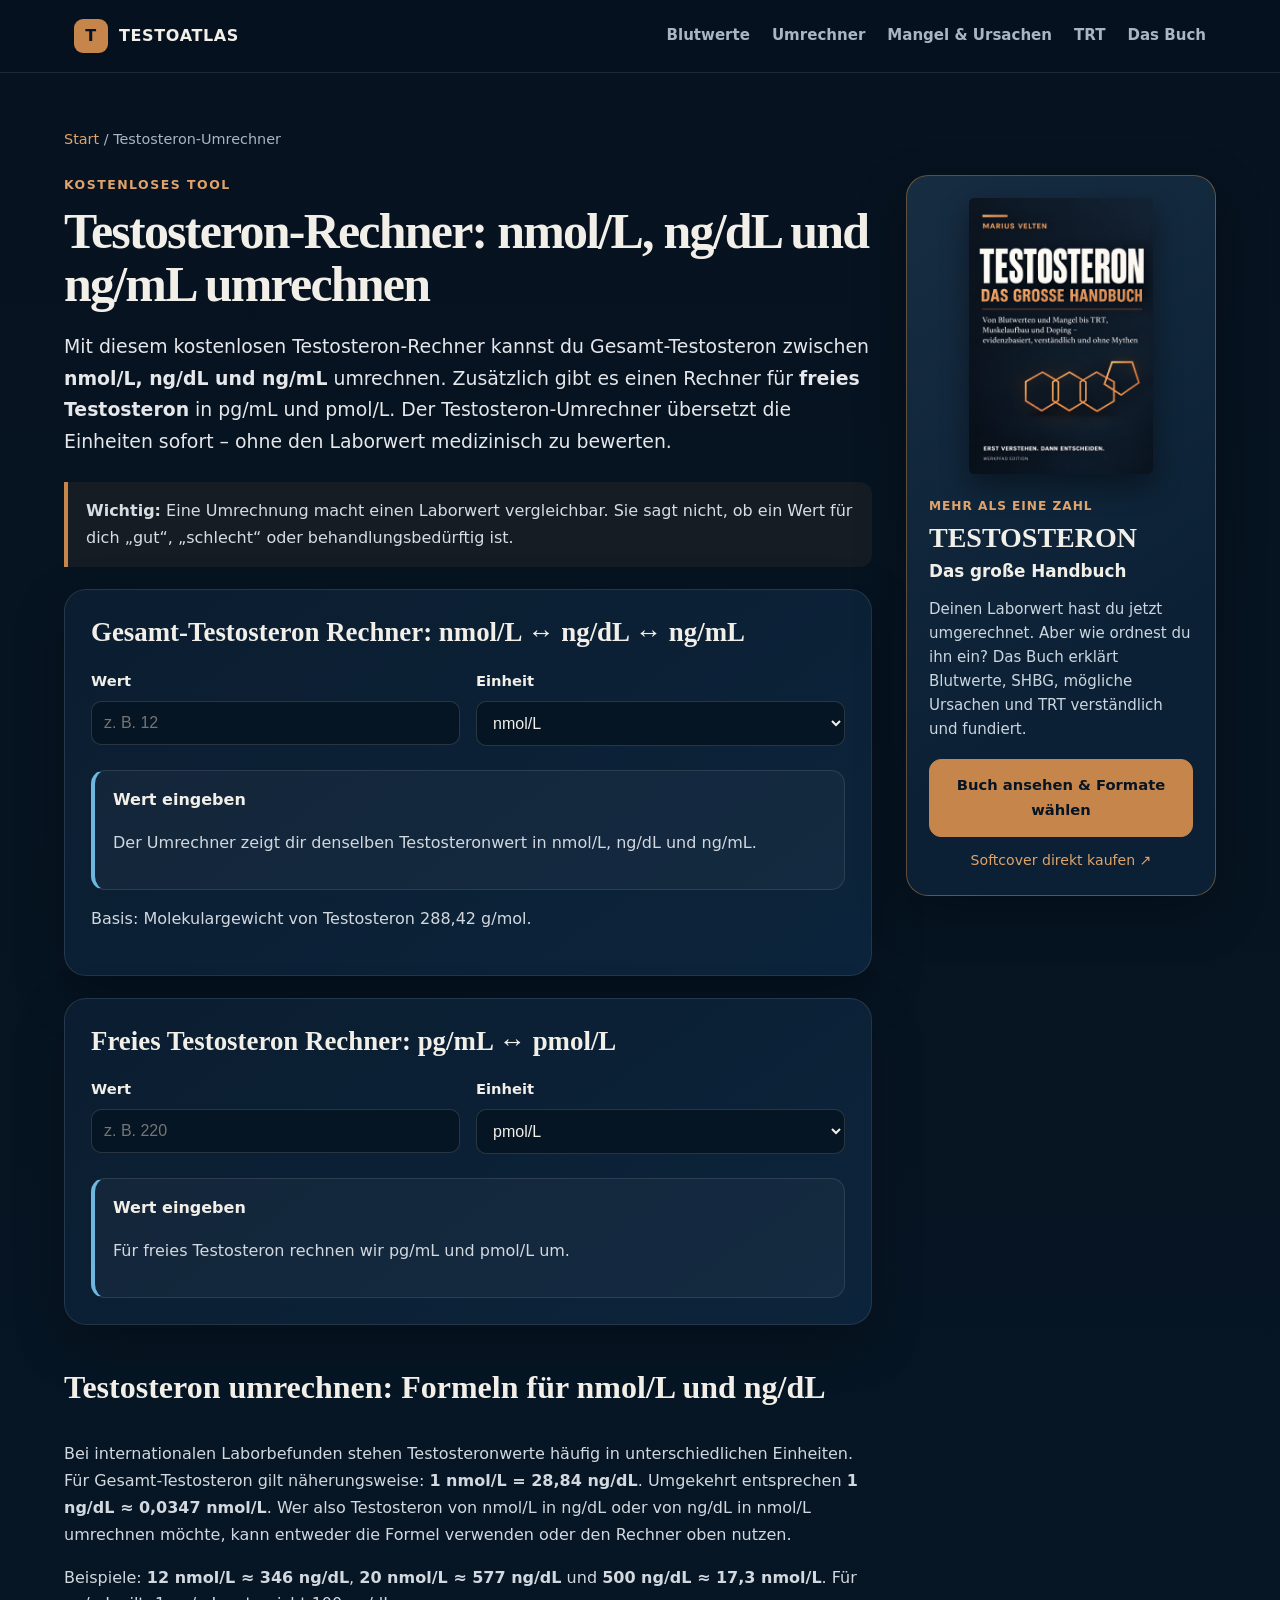
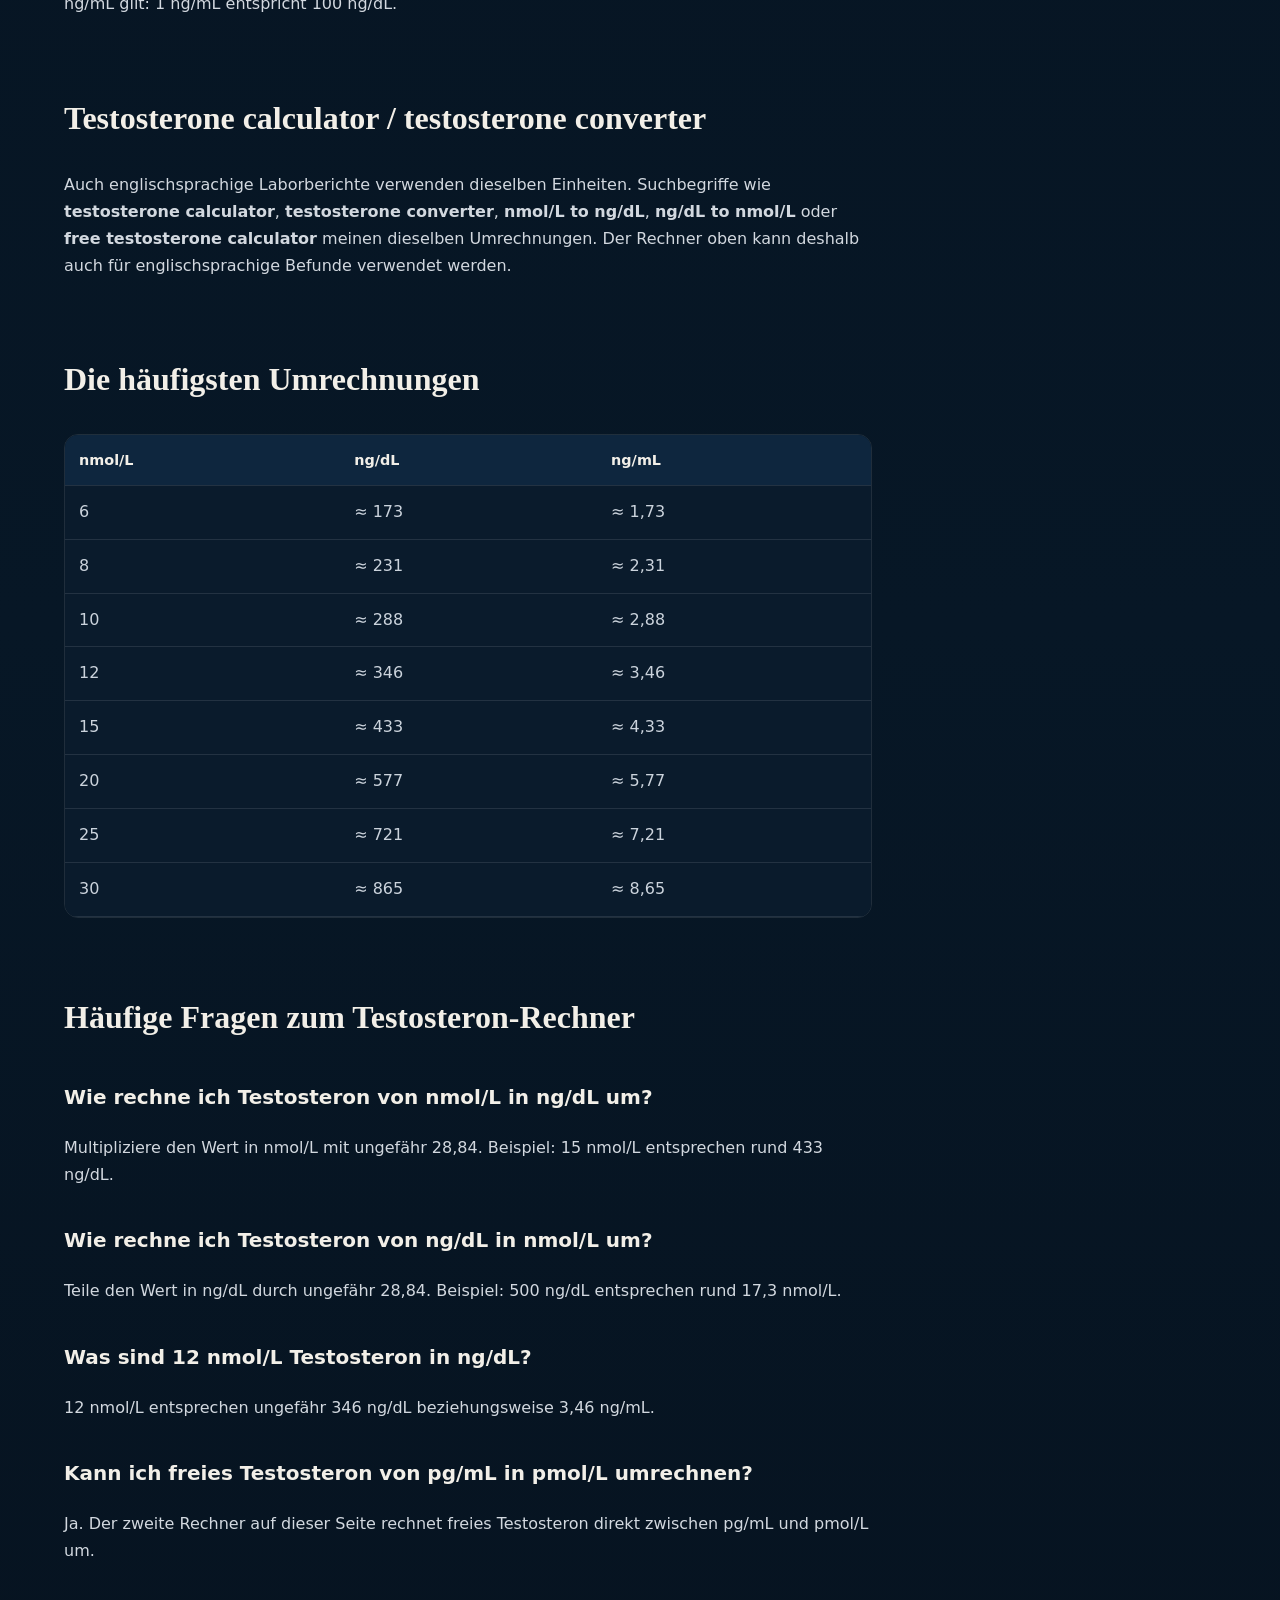
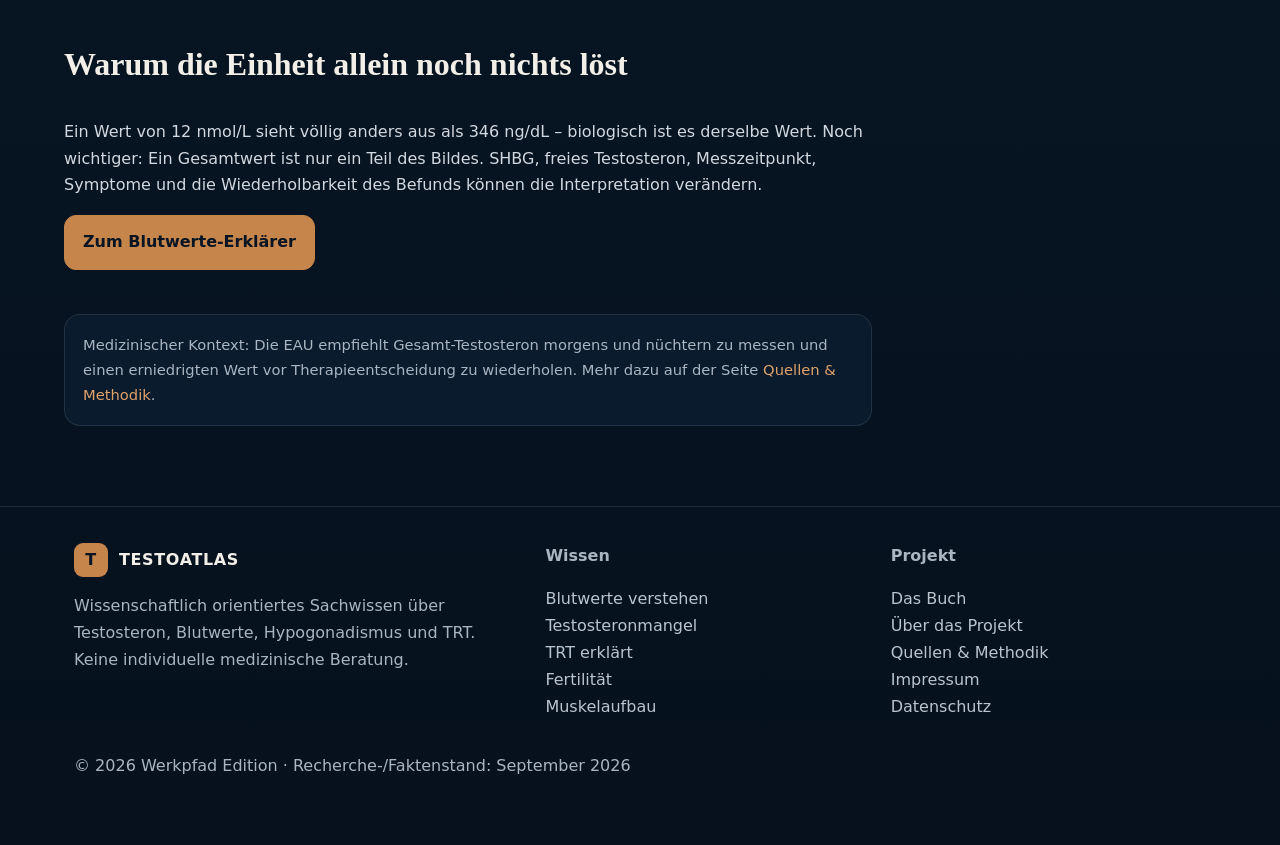
<file: umrechner.html>
<!doctype html><html lang="de"><head><meta charset="utf-8"><meta name="viewport" content="width=device-width,initial-scale=1"><meta name="theme-color" content="#071423"><link rel="icon" href="assets/favicon.svg"><link rel="stylesheet" href="assets/style.css">
<style>
/* Buchhinweis nur auf der Umrechner-Seite */
.converter-page{max-width:1200px}
.converter-layout{display:grid;grid-template-columns:minmax(0,1fr) 310px;grid-template-areas:"intro book" "total book" "free book";gap:22px 34px;align-items:start}
.converter-intro{grid-area:intro}
.converter-total{grid-area:total}
.converter-free{grid-area:free}
.converter-reading{width:calc(100% - 344px);max-width:850px;margin:36px 0 0}
.converter-intro h1{font-size:clamp(2.3rem,3.9vw,3.8rem);line-height:1.06}
.converter-intro .notice{margin-bottom:0}
.converter-page .tool-shell{max-width:none;width:100%;margin:0}
.converter-page .tool-shell h2{font-size:clamp(1.5rem,2.1vw,1.9rem);line-height:1.22;margin:0 0 20px}
.converter-page .form-grid{grid-template-columns:repeat(2,minmax(0,1fr))}
.converter-reading>h2:first-child{margin-top:0}
.converter-book{grid-area:book;position:sticky;top:98px;min-width:0;padding:22px;border:1px solid rgba(198,134,75,.45);border-radius:22px;background:linear-gradient(145deg,#172d42,#0b2034 70%);box-shadow:var(--shadow)}
.converter-book-cover{display:block;width:min(184px,78%);margin:0 auto 22px}
.converter-book-cover img{display:block;width:100%;height:auto;border-radius:5px;box-shadow:0 12px 28px rgba(0,0,0,.4);transition:transform .2s}
.converter-book-cover:hover img{transform:translateY(-3px)}
.converter-book-kicker{font-size:.76rem;font-weight:800;color:var(--copper2)!important;letter-spacing:.08em;text-transform:uppercase;margin:0 0 6px}
.converter-book h2{font-family:Georgia,"Times New Roman",serif;font-size:1.75rem;line-height:1.08;margin:0 0 4px}
.converter-book-subtitle{font-size:1.05rem;font-weight:750;color:var(--text)!important;margin:0 0 12px}
.converter-book-copy{font-size:.94rem;line-height:1.6;color:#cbd6e0!important;margin:0 0 18px}
.converter-book .btn{width:100%;font-size:.92rem;text-align:center}
.converter-book-direct{display:block;margin-top:12px;text-align:center;font-size:.88rem}
@media(max-width:900px){
  .converter-layout{grid-template-columns:minmax(0,1fr);grid-template-areas:"intro" "total" "book" "free";gap:22px}
  .converter-book{position:static;display:grid;grid-template-columns:130px minmax(0,1fr);align-items:center;gap:22px}
  .converter-book-cover{width:100%;margin:0}
  .converter-book-copy{margin-bottom:12px}
  .converter-reading{width:100%;margin:34px 0 0}
}
@media(max-width:600px){
  .converter-intro h1{font-size:clamp(2.15rem,8vw,2.8rem)}
  .converter-book{grid-template-columns:102px minmax(0,1fr);gap:16px;padding:16px}
  .converter-book h2{font-size:1.28rem}
  .converter-book-subtitle{font-size:.93rem}
  .converter-book-copy{font-size:.85rem;line-height:1.45}
  .converter-book-kicker{font-size:.69rem}
  .converter-book .btn{font-size:.83rem;padding:10px 7px}
  .converter-book-direct{font-size:.78rem}
  .converter-page .form-grid{grid-template-columns:1fr}
}
</style><meta property="og:image" content="https://testoatlas.de/assets/og-testosteron.jpg"><meta property="og:type" content="website"><meta name="twitter:card" content="summary_large_image"><meta name="robots" content="index,follow,max-image-preview:large"><meta name="author" content="Marius Velten"><meta property="og:site_name" content="TestoAtlas"><title>Testosteron Rechner & Umrechner | nmol/L ↔ ng/dL</title><link rel="canonical" href="https://testoatlas.de/umrechner.html"><meta property="og:url" content="https://testoatlas.de/umrechner.html"><meta name="description" content="Kostenloser Testosteron-Rechner: nmol/L, ng/dL und ng/mL umrechnen. Auch freies Testosteron in pg/mL und pmol/L. Testosterone calculator & converter."><meta property="og:title" content="Testosteron Rechner & Umrechner | nmol/L ↔ ng/dL"><meta property="og:description" content="Kostenloser Testosteron-Rechner für nmol/L, ng/dL, ng/mL sowie freies Testosteron in pg/mL und pmol/L."><script type="application/ld+json">{"@context":"https://schema.org","@graph":[{"@type":"WebApplication","name":"TestoAtlas Testosteron-Rechner","url":"https://testoatlas.de/umrechner.html","applicationCategory":"HealthApplication","operatingSystem":"Any","inLanguage":"de","description":"Kostenloser Testosteron-Rechner und Umrechner für nmol/L, ng/dL, ng/mL sowie freies Testosteron in pg/mL und pmol/L.","author":{"@type":"Person","name":"Marius Velten","url":"https://testoatlas.de/ueber.html"},"publisher":{"@type":"Organization","name":"Werkpfad Edition","url":"https://testoatlas.de/","logo":{"@type":"ImageObject","url":"https://testoatlas.de/assets/favicon.svg"}},"dateModified":"2026-09-27T21:20:00+02:00","isAccessibleForFree":true},{"@type":"FAQPage","mainEntity":[{"@type":"Question","name":"Wie rechnet man Testosteron von nmol/L in ng/dL um?","acceptedAnswer":{"@type":"Answer","text":"Für Testosteron gilt näherungsweise: nmol/L × 28,84 = ng/dL. 12 nmol/L entsprechen damit ungefähr 346 ng/dL."}},{"@type":"Question","name":"Wie rechnet man Testosteron von ng/dL in nmol/L um?","acceptedAnswer":{"@type":"Answer","text":"Für Testosteron gilt näherungsweise: ng/dL ÷ 28,84 = nmol/L. 500 ng/dL entsprechen damit ungefähr 17,3 nmol/L."}},{"@type":"Question","name":"Kann der Rechner auch freies Testosteron umrechnen?","acceptedAnswer":{"@type":"Answer","text":"Ja. Freies Testosteron kann zwischen pg/mL und pmol/L umgerechnet werden."}}]}]}</script></head><body class=""><header class="site-header"><div class="wrap nav"><a class="brand" href="index.html"><span class="brand-mark">T</span><span>TESTOATLAS</span></a><button class="menu-btn" aria-label="Menü öffnen">Menü</button><nav class="nav-links"><a href="blutwerte.html">Blutwerte</a><a href="umrechner.html">Umrechner</a><a href="testosteronmangel.html">Mangel & Ursachen</a><a href="trt.html">TRT</a><a href="buch.html">Das Buch</a></nav></div></header><main class="article converter-page"><div class="breadcrumb"><a href="index.html">Start</a> / Testosteron-Umrechner</div><div class="converter-layout"><section class="converter-intro"><div class="kicker">Kostenloses Tool</div><h1>Testosteron-Rechner: nmol/L, ng/dL und ng/mL umrechnen</h1><p class="intro">Mit diesem kostenlosen Testosteron-Rechner kannst du Gesamt-Testosteron zwischen <strong>nmol/L, ng/dL und ng/mL</strong> umrechnen. Zusätzlich gibt es einen Rechner für <strong>freies Testosteron</strong> in pg/mL und pmol/L. Der Testosteron-Umrechner übersetzt die Einheiten sofort – ohne den Laborwert medizinisch zu bewerten.</p><div class="notice"><strong>Wichtig:</strong> Eine Umrechnung macht einen Laborwert vergleichbar. Sie sagt nicht, ob ein Wert für dich „gut“, „schlecht“ oder behandlungsbedürftig ist.</div></section>
<section class="tool-shell converter-total"><h2>Gesamt-Testosteron Rechner: nmol/L ↔ ng/dL ↔ ng/mL</h2><div class="form-grid"><div class="field"><label for="ttValue">Wert</label><input id="ttValue" type="number" inputmode="decimal" step="any" placeholder="z. B. 12"></div><div class="field"><label for="ttUnit">Einheit</label><select id="ttUnit"><option value="nmol">nmol/L</option><option value="ngdl">ng/dL</option><option value="ngml">ng/mL</option></select></div></div><div id="ttOutput" class="results"></div><p class="dim">Basis: Molekulargewicht von Testosteron 288,42 g/mol.</p></section>

<aside class="converter-book" aria-label="Buch zum Thema Testosteron">
  <a class="converter-book-cover" href="buch.html" aria-label="TESTOSTERON – Das große Handbuch ansehen">
    <img src="assets/testosteron-cover.jpg" alt="Buchcover: TESTOSTERON – Das große Handbuch von Marius Velten" loading="eager" decoding="async">
  </a>
  <div class="converter-book-body">
    <p class="converter-book-kicker">Mehr als eine Zahl</p>
    <h2>TESTOSTERON</h2>
    <p class="converter-book-subtitle">Das große Handbuch</p>
    <p class="converter-book-copy">Deinen Laborwert hast du jetzt umgerechnet. Aber wie ordnest du ihn ein? Das Buch erklärt Blutwerte, SHBG, mögliche Ursachen und TRT verständlich und fundiert.</p>
    <a class="btn btn-primary" href="buch.html">Buch ansehen &amp; Formate wählen</a>
    <a class="converter-book-direct" href="https://www.epubli.com/shop/testosteron-9783565758623" target="_blank" rel="noopener noreferrer">Softcover direkt kaufen ↗</a>
  </div>
</aside>
<section class="tool-shell converter-free"><h2>Freies Testosteron Rechner: pg/mL ↔ pmol/L</h2><div class="form-grid"><div class="field"><label for="ftValue">Wert</label><input id="ftValue" type="number" inputmode="decimal" step="any" placeholder="z. B. 220"></div><div class="field"><label for="ftUnit">Einheit</label><select id="ftUnit"><option value="pmol">pmol/L</option><option value="pgml">pg/mL</option></select></div></div><div id="ftOutput" class="results"></div></section>
</div>
<section class="converter-reading"><h2>Testosteron umrechnen: Formeln für nmol/L und ng/dL</h2>
<p>Bei internationalen Laborbefunden stehen Testosteronwerte häufig in unterschiedlichen Einheiten. Für Gesamt-Testosteron gilt näherungsweise: <strong>1 nmol/L = 28,84 ng/dL</strong>. Umgekehrt entsprechen <strong>1 ng/dL ≈ 0,0347 nmol/L</strong>. Wer also Testosteron von nmol/L in ng/dL oder von ng/dL in nmol/L umrechnen möchte, kann entweder die Formel verwenden oder den Rechner oben nutzen.</p>
<p>Beispiele: <strong>12 nmol/L ≈ 346 ng/dL</strong>, <strong>20 nmol/L ≈ 577 ng/dL</strong> und <strong>500 ng/dL ≈ 17,3 nmol/L</strong>. Für ng/mL gilt: 1 ng/mL entspricht 100 ng/dL.</p>
<h2>Testosterone calculator / testosterone converter</h2>
<p>Auch englischsprachige Laborberichte verwenden dieselben Einheiten. Suchbegriffe wie <strong>testosterone calculator</strong>, <strong>testosterone converter</strong>, <strong>nmol/L to ng/dL</strong>, <strong>ng/dL to nmol/L</strong> oder <strong>free testosterone calculator</strong> meinen dieselben Umrechnungen. Der Rechner oben kann deshalb auch für englischsprachige Befunde verwendet werden.</p>
<h2>Die häufigsten Umrechnungen</h2><div class="table-wrap"><table><thead><tr><th>nmol/L</th><th>ng/dL</th><th>ng/mL</th></tr></thead><tbody><tr><td>6</td><td>≈ 173</td><td>≈ 1,73</td></tr><tr><td>8</td><td>≈ 231</td><td>≈ 2,31</td></tr><tr><td>10</td><td>≈ 288</td><td>≈ 2,88</td></tr><tr><td>12</td><td>≈ 346</td><td>≈ 3,46</td></tr><tr><td>15</td><td>≈ 433</td><td>≈ 4,33</td></tr><tr><td>20</td><td>≈ 577</td><td>≈ 5,77</td></tr><tr><td>25</td><td>≈ 721</td><td>≈ 7,21</td></tr><tr><td>30</td><td>≈ 865</td><td>≈ 8,65</td></tr></tbody></table></div>
<h2>Häufige Fragen zum Testosteron-Rechner</h2>
<h3>Wie rechne ich Testosteron von nmol/L in ng/dL um?</h3><p>Multipliziere den Wert in nmol/L mit ungefähr 28,84. Beispiel: 15 nmol/L entsprechen rund 433 ng/dL.</p>
<h3>Wie rechne ich Testosteron von ng/dL in nmol/L um?</h3><p>Teile den Wert in ng/dL durch ungefähr 28,84. Beispiel: 500 ng/dL entsprechen rund 17,3 nmol/L.</p>
<h3>Was sind 12 nmol/L Testosteron in ng/dL?</h3><p>12 nmol/L entsprechen ungefähr 346 ng/dL beziehungsweise 3,46 ng/mL.</p>
<h3>Kann ich freies Testosteron von pg/mL in pmol/L umrechnen?</h3><p>Ja. Der zweite Rechner auf dieser Seite rechnet freies Testosteron direkt zwischen pg/mL und pmol/L um.</p>
<h2>Warum die Einheit allein noch nichts löst</h2><p>Ein Wert von 12 nmol/L sieht völlig anders aus als 346 ng/dL – biologisch ist es derselbe Wert. Noch wichtiger: Ein Gesamtwert ist nur ein Teil des Bildes. SHBG, freies Testosteron, Messzeitpunkt, Symptome und die Wiederholbarkeit des Befunds können die Interpretation verändern.</p><p><a class="btn btn-primary" href="blutwerte.html">Zum Blutwerte-Erklärer</a></p><div class="source-box">Medizinischer Kontext: Die EAU empfiehlt Gesamt-Testosteron morgens und nüchtern zu messen und einen erniedrigten Wert vor Therapieentscheidung zu wiederholen. Mehr dazu auf der Seite <a href="quellen.html">Quellen & Methodik</a>.</div></section></main><footer class="footer"><div class="wrap footer-grid"><div><div class="brand"><span class="brand-mark">T</span><span>TESTOATLAS</span></div><p>Wissenschaftlich orientiertes Sachwissen über Testosteron, Blutwerte, Hypogonadismus und TRT. Keine individuelle medizinische Beratung.</p></div><div><strong>Wissen</strong><p><a href="blutwerte.html">Blutwerte verstehen</a><br><a href="testosteronmangel.html">Testosteronmangel</a><br><a href="trt.html">TRT erklärt</a><br><a href="fruchtbarkeit.html">Fertilität</a><br><a href="muskelaufbau.html">Muskelaufbau</a></p></div><div><strong>Projekt</strong><p><a href="buch.html">Das Buch</a><br><a href="ueber.html">Über das Projekt</a><br><a href="quellen.html">Quellen & Methodik</a><br><a href="impressum.html">Impressum</a><br><a href="datenschutz.html">Datenschutz</a></p></div></div><div class="wrap"><p class="dim">© <span data-year></span> Werkpfad Edition · Recherche-/Faktenstand: September 2026</p></div></footer><script src="assets/main.js"></script><script src="assets/calculators.js"></script></body></html>
</file>
<file: assets/style.css>
:root{
  --bg:#06121f;--bg2:#091b2d;--panel:#0d2237;--panel2:#102941;--text:#f2efe8;--muted:#aab5c2;
  --copper:#c6864b;--copper2:#e0a36a;--line:rgba(255,255,255,.10);--green:#86c99a;--yellow:#efc36c;--red:#ef8d87;
  --shadow:0 18px 50px rgba(0,0,0,.28);--radius:18px;--max:1180px;
}
*{box-sizing:border-box}html{scroll-behavior:smooth}body{margin:0;background:linear-gradient(180deg,var(--bg),#071726 55%,#06111d);color:var(--text);font-family:Inter,ui-sans-serif,system-ui,-apple-system,BlinkMacSystemFont,"Segoe UI",sans-serif;line-height:1.68}
a{color:var(--copper2);text-decoration:none}a:hover{text-decoration:underline}.wrap{max-width:var(--max);margin:auto;padding:0 24px}.site-header{position:sticky;top:0;z-index:30;background:rgba(6,18,31,.93);backdrop-filter:blur(14px);border-bottom:1px solid var(--line)}.nav{display:flex;align-items:center;justify-content:space-between;min-height:72px;gap:18px}.brand{display:flex;align-items:center;gap:11px;font-weight:800;letter-spacing:.04em;color:var(--text)}.brand-mark{width:34px;height:34px;border-radius:9px;background:var(--copper);color:#071423;display:grid;place-items:center;font-weight:900}.nav-links{display:flex;gap:22px;align-items:center}.nav-links a{color:var(--muted);font-weight:650;font-size:.94rem}.nav-links a:hover{color:var(--text);text-decoration:none}.menu-btn{display:none;background:none;border:1px solid var(--line);color:var(--text);padding:9px 12px;border-radius:10px}.hero{padding:80px 0 54px}.hero-grid{display:grid;grid-template-columns:1.12fr .88fr;gap:60px;align-items:center}.eyebrow{color:var(--copper2);font-size:.82rem;font-weight:800;text-transform:uppercase;letter-spacing:.16em}.hero h1,h1{font-family:Georgia,"Times New Roman",serif;font-size:clamp(2.6rem,6vw,5.4rem);line-height:.98;margin:.2em 0 .32em;letter-spacing:-.035em}.lead{font-size:1.22rem;color:#cad2db;max-width:760px}.hero-actions{display:flex;gap:12px;flex-wrap:wrap;margin-top:30px}.btn{display:inline-flex;align-items:center;justify-content:center;gap:8px;padding:13px 18px;border-radius:12px;border:1px solid var(--line);font-weight:800;transition:.18s;cursor:pointer}.btn:hover{transform:translateY(-1px);text-decoration:none}.btn-primary{background:var(--copper);color:#071423;border-color:var(--copper)}.btn-secondary{background:rgba(255,255,255,.04);color:var(--text)}.hero-card{background:linear-gradient(145deg,var(--panel),#0a1b2c);border:1px solid var(--line);border-radius:26px;padding:26px;box-shadow:var(--shadow)}.hero-cover{display:grid;grid-template-columns:200px 1fr;gap:24px;align-items:center}.hero-cover img{width:100%;border-radius:4px;box-shadow:0 16px 44px rgba(0,0,0,.42)}.stat{font-size:1.9rem;font-weight:900;color:var(--text)}.stat-label{color:var(--muted);font-size:.9rem;margin-bottom:16px}.section{padding:62px 0}.section.alt{background:rgba(255,255,255,.018);border-block:1px solid rgba(255,255,255,.04)}.section h2{font-family:Georgia,"Times New Roman",serif;font-size:clamp(2rem,4vw,3.25rem);line-height:1.08;margin:0 0 14px}.section-intro{color:var(--muted);font-size:1.08rem;max-width:800px}.grid{display:grid;gap:18px}.grid-3{grid-template-columns:repeat(3,1fr)}.grid-2{grid-template-columns:repeat(2,1fr)}.card{background:linear-gradient(180deg,var(--panel),rgba(13,34,55,.76));border:1px solid var(--line);border-radius:var(--radius);padding:24px;box-shadow:0 10px 32px rgba(0,0,0,.15)}.card h3{margin:.1rem 0 .5rem;font-size:1.18rem}.card p{color:#c2cbd4;margin:.4rem 0}.card .tag{display:inline-block;color:var(--copper2);font-size:.75rem;font-weight:800;text-transform:uppercase;letter-spacing:.11em;margin-bottom:10px}.article{max-width:850px;margin:auto;padding:54px 24px 80px}.article h1{font-size:clamp(2.6rem,5.5vw,4.8rem)}.article h2{font-family:Georgia,"Times New Roman",serif;font-size:2rem;margin-top:2.3em}.article h3{font-size:1.25rem;margin-top:1.8em}.article p,.article li{color:#d2d8df}.article .intro{font-size:1.18rem;color:#e5e7ea}.notice{border-left:4px solid var(--copper);background:rgba(198,134,75,.08);padding:16px 18px;border-radius:0 12px 12px 0;margin:24px 0;color:#d8dde2}.source-box{margin-top:44px;background:#091b2d;border:1px solid var(--line);border-radius:16px;padding:18px;color:var(--muted);font-size:.92rem}.tool-shell{max-width:1050px;margin:38px auto;background:linear-gradient(145deg,#0b1d30,#0c243b);border:1px solid var(--line);border-radius:22px;padding:26px;box-shadow:var(--shadow)}.form-grid{display:grid;grid-template-columns:repeat(3,1fr);gap:16px}.field label{display:block;font-weight:750;margin-bottom:7px;font-size:.92rem}.field input,.field select{width:100%;background:#061523;border:1px solid rgba(255,255,255,.14);color:var(--text);border-radius:10px;padding:12px;font-size:1rem}.field small{display:block;color:var(--muted);margin-top:6px}.results{margin-top:24px;display:grid;gap:12px}.result-card{padding:16px 18px;border-radius:14px;border:1px solid var(--line);background:rgba(255,255,255,.035)}.result-card.info{border-left:4px solid #6eb7de}.result-card.warn{border-left:4px solid var(--yellow)}.result-card.urgent{border-left:4px solid var(--red)}.result-card.good{border-left:4px solid var(--green)}.result-card h4{margin:0 0 5px}.privacy-pill{display:inline-flex;gap:7px;align-items:center;background:rgba(134,201,154,.09);color:#bfe8ca;border:1px solid rgba(134,201,154,.24);padding:8px 11px;border-radius:999px;font-size:.86rem}.table-wrap{overflow:auto;border:1px solid var(--line);border-radius:14px;margin:24px 0}table{border-collapse:collapse;width:100%;min-width:640px;background:#0a1b2c}th,td{padding:13px 14px;border-bottom:1px solid var(--line);text-align:left;vertical-align:top}th{background:#0e263e;color:var(--text);font-size:.9rem}td{color:#cbd3dc}.book-grid{display:grid;grid-template-columns:330px 1fr;gap:52px;align-items:start}.book-grid img{width:100%;box-shadow:var(--shadow);border-radius:5px}.chip-row{display:flex;flex-wrap:wrap;gap:8px;margin:18px 0}.chip{border:1px solid rgba(198,134,75,.35);color:#e5bc93;padding:6px 10px;border-radius:999px;font-size:.82rem}.shop-card{display:flex;align-items:center;justify-content:space-between;gap:15px;padding:15px 16px;background:#091b2d;border:1px solid var(--line);border-radius:12px;margin:10px 0}.shop-card .soon{color:var(--muted);font-size:.84rem}.footer{border-top:1px solid var(--line);padding:36px 0 50px;color:var(--muted)}.footer-grid{display:grid;grid-template-columns:1.4fr 1fr 1fr;gap:30px}.footer a{color:#bac4ce}.breadcrumb{color:var(--muted);font-size:.9rem;margin-bottom:24px}.kicker{font-weight:850;color:var(--copper2);text-transform:uppercase;letter-spacing:.12em;font-size:.78rem}.big-number{font-size:2.5rem;font-weight:900}.quote{font-family:Georgia,"Times New Roman",serif;font-size:1.5rem;line-height:1.35;color:#f0e7dc;border-left:3px solid var(--copper);padding-left:18px;margin:30px 0}.list-clean{padding-left:1.2rem}.list-clean li{margin:.48rem 0}.divider{height:1px;background:var(--line);margin:30px 0}.dim{color:var(--muted)}.hidden{display:none!important}.center{text-align:center}.mt{margin-top:30px}.toc{display:flex;flex-wrap:wrap;gap:9px;margin:20px 0 35px}.toc a{padding:7px 11px;border-radius:999px;border:1px solid var(--line);color:#c9d1da;font-size:.88rem}.sticky-cta{position:fixed;bottom:18px;right:18px;z-index:20;background:var(--copper);color:#071423;padding:12px 15px;border-radius:12px;font-weight:900;box-shadow:0 12px 30px rgba(0,0,0,.3)}
@media(max-width:900px){.hero-grid,.book-grid{grid-template-columns:1fr}.hero-cover{grid-template-columns:155px 1fr}.grid-3{grid-template-columns:1fr 1fr}.form-grid{grid-template-columns:1fr 1fr}.footer-grid{grid-template-columns:1fr}.nav-links{display:none;position:absolute;top:72px;left:0;right:0;background:#071423;padding:20px 24px;border-bottom:1px solid var(--line);flex-direction:column;align-items:flex-start}.nav-links.open{display:flex}.menu-btn{display:block}}
@media(max-width:600px){.wrap{padding:0 18px}.hero{padding-top:52px}.hero h1,h1{font-size:2.7rem}.hero-cover{grid-template-columns:110px 1fr;gap:16px}.grid-3,.grid-2,.form-grid{grid-template-columns:1fr}.tool-shell{padding:18px}.section{padding:46px 0}.article{padding:38px 18px 70px}.sticky-cta{left:14px;right:14px;text-align:center}.book-grid{gap:30px}}
</file>
